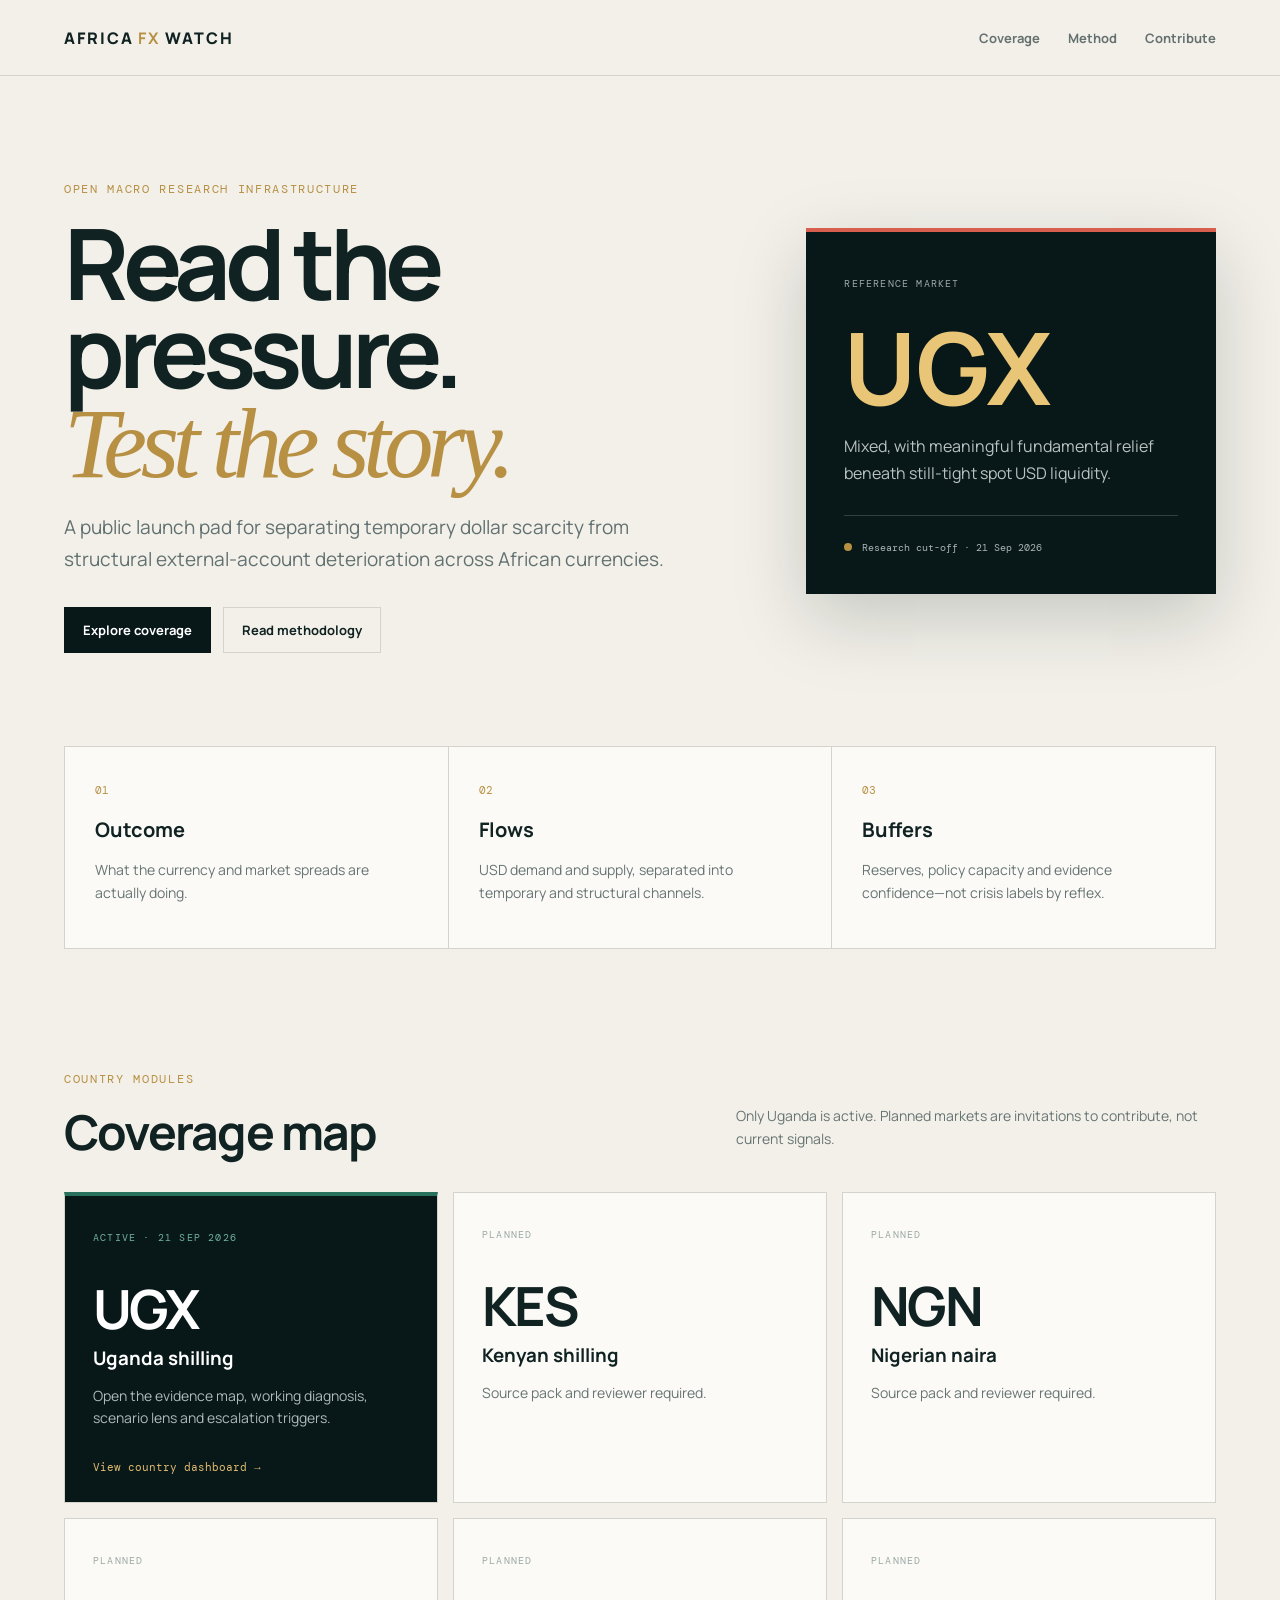
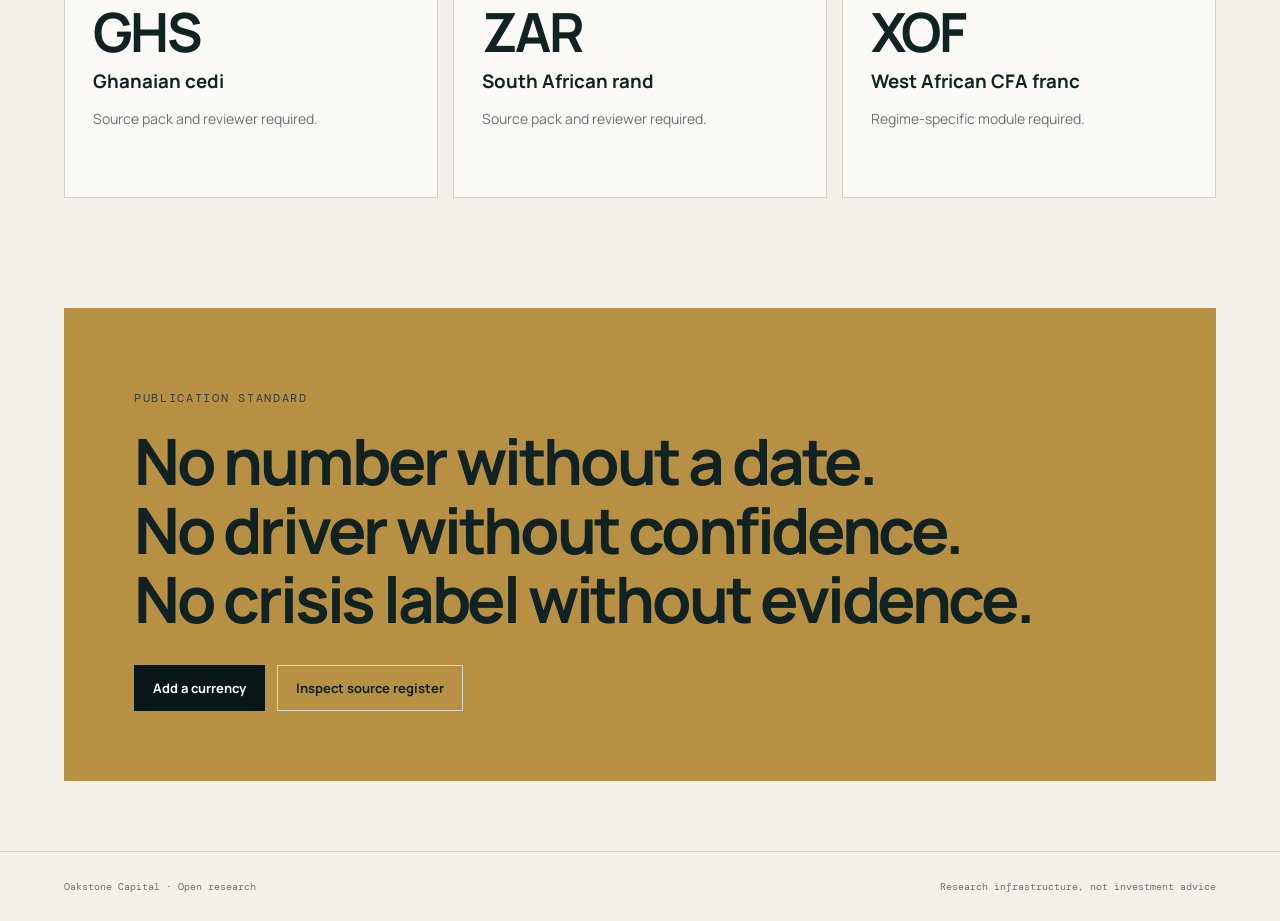
<file: fx/index.html>
<!doctype html>
<html lang="en">
<head>
  <meta charset="utf-8"><meta name="viewport" content="width=device-width,initial-scale=1">
  <meta name="description" content="Open, evidence-led monitoring of FX pressure across African currencies.">
  <title>Africa FX Pressure Watch</title>
  <link rel="preconnect" href="https://fonts.googleapis.com"><link rel="preconnect" href="https://fonts.gstatic.com" crossorigin>
  <link href="https://fonts.googleapis.com/css2?family=DM+Mono:wght@400;500&family=Manrope:wght@400;600;700;800&display=swap" rel="stylesheet">
  <link rel="stylesheet" href="assets/site.css">
</head>
<body>
  <header><a class="brand" href="#">AFRICA <b>FX</b> WATCH</a><nav><a href="#coverage">Coverage</a><a href="docs/METHODOLOGY.md">Method</a><a href="CONTRIBUTING.md">Contribute</a></nav></header>
  <main>
    <section class="hero"><div><p class="kicker">OPEN MACRO RESEARCH INFRASTRUCTURE</p><h1>Read the pressure.<br><em>Test the story.</em></h1><p class="lede">A public launch pad for separating temporary dollar scarcity from structural external-account deterioration across African currencies.</p><div class="actions"><a class="primary" href="#coverage">Explore coverage</a><a href="docs/METHODOLOGY.md">Read methodology</a></div></div><div class="map-card"><span>REFERENCE MARKET</span><strong>UGX</strong><p>Mixed, with meaningful fundamental relief beneath still-tight spot USD liquidity.</p><div><i></i><small>Research cut-off · 21 Sep 2026</small></div></div></section>
    <section class="principles"><article><b>01</b><h2>Outcome</h2><p>What the currency and market spreads are actually doing.</p></article><article><b>02</b><h2>Flows</h2><p>USD demand and supply, separated into temporary and structural channels.</p></article><article><b>03</b><h2>Buffers</h2><p>Reserves, policy capacity and evidence confidence—not crisis labels by reflex.</p></article></section>
    <section id="coverage" class="coverage"><div class="section-head"><div><p class="kicker">COUNTRY MODULES</p><h2>Coverage map</h2></div><p>Only Uganda is active. Planned markets are invitations to contribute, not current signals.</p></div><div class="grid">
      <a class="country active" href="countries/uganda/index.html"><span>ACTIVE · 21 SEP 2026</span><b>UGX</b><h3>Uganda shilling</h3><p>Open the evidence map, working diagnosis, scenario lens and escalation triggers.</p><footer>View country dashboard →</footer></a>
      <div class="country"><span>PLANNED</span><b>KES</b><h3>Kenyan shilling</h3><p>Source pack and reviewer required.</p></div><div class="country"><span>PLANNED</span><b>NGN</b><h3>Nigerian naira</h3><p>Source pack and reviewer required.</p></div><div class="country"><span>PLANNED</span><b>GHS</b><h3>Ghanaian cedi</h3><p>Source pack and reviewer required.</p></div><div class="country"><span>PLANNED</span><b>ZAR</b><h3>South African rand</h3><p>Source pack and reviewer required.</p></div><div class="country"><span>PLANNED</span><b>XOF</b><h3>West African CFA franc</h3><p>Regime-specific module required.</p></div>
    </div></section>
    <section class="standard"><p class="kicker">PUBLICATION STANDARD</p><h2>No number without a date.<br>No driver without confidence.<br>No crisis label without evidence.</h2><div class="actions"><a class="primary" href="CONTRIBUTING.md">Add a currency</a><a href="sources/source-register.csv">Inspect source register</a></div></section>
  </main><footer class="page-footer"><span>Oakstone Capital · Open research</span><span>Research infrastructure, not investment advice</span></footer>
</body></html>
</file>
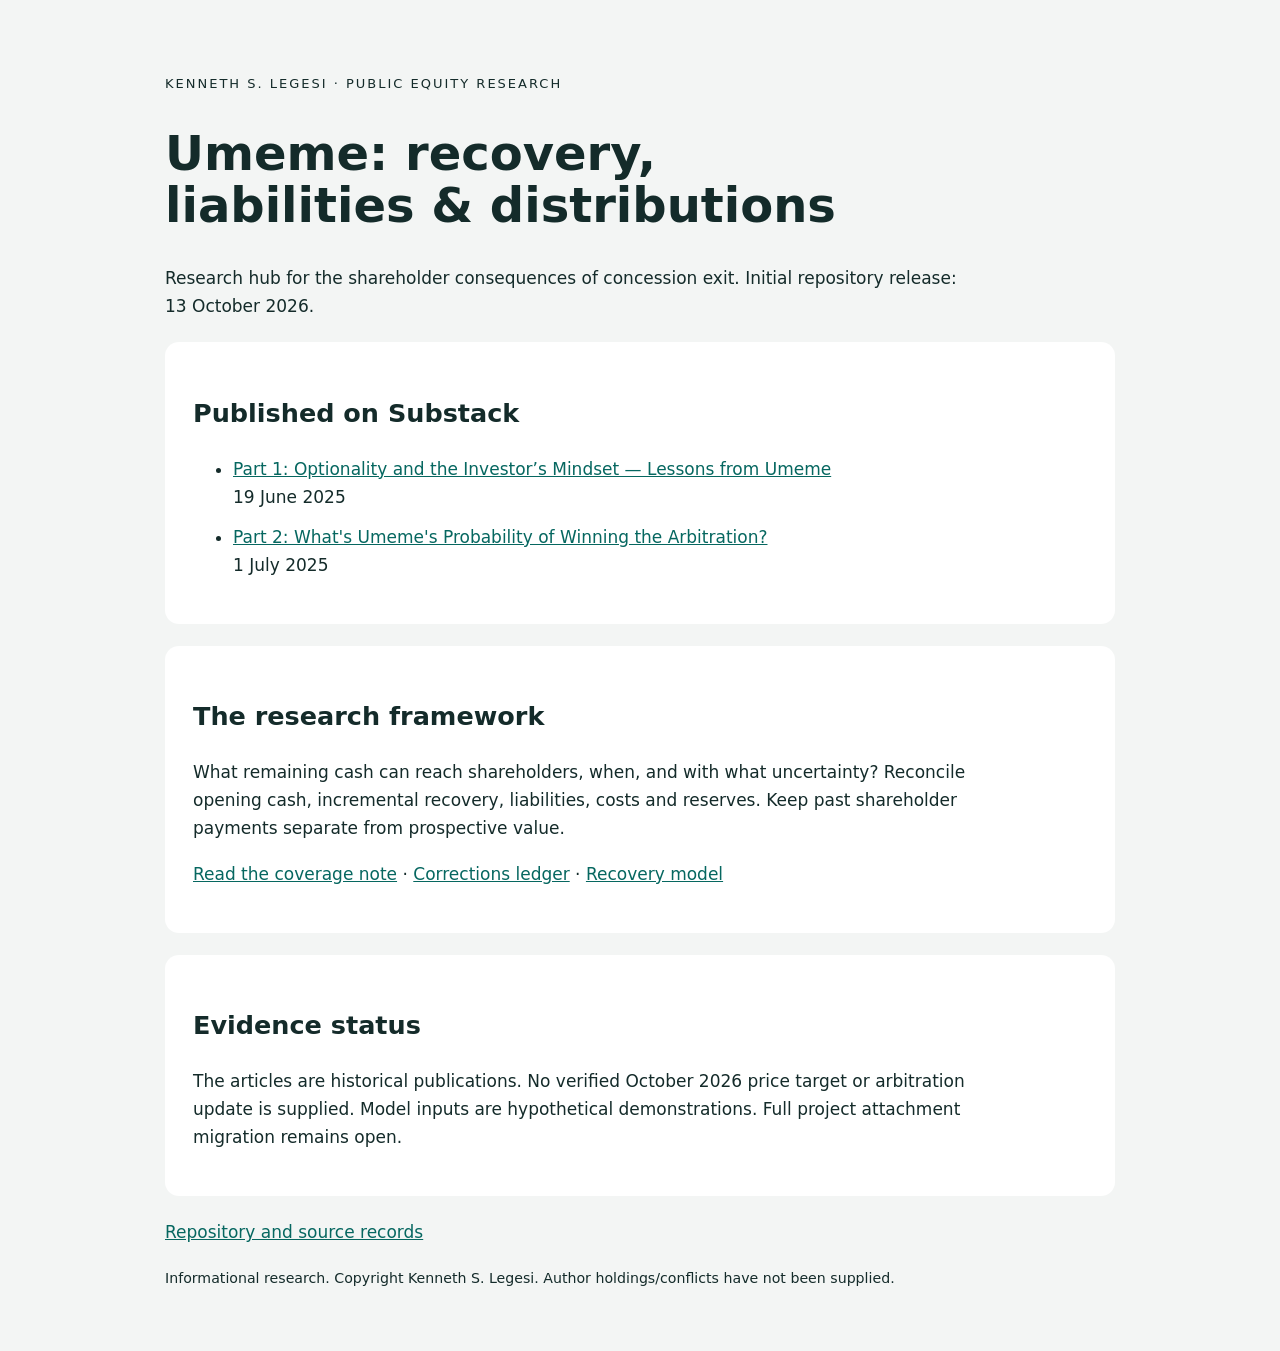
<file: coverage/umeme/docs/index.html>
<!doctype html><html lang="en"><meta charset="utf-8"><meta name="viewport" content="width=device-width,initial-scale=1"><title>Umeme | Research by Kenneth Legesi</title><style>body{font:17px/1.65 system-ui;margin:0;background:#f3f5f4;color:#142b2a}main{max-width:950px;margin:auto;padding:60px 24px}h1{font-size:48px;line-height:1.1}a{color:#066760}section{background:white;padding:28px;border-radius:14px;margin:22px 0}.tag{font-size:13px;text-transform:uppercase;letter-spacing:2px}p{max-width:75ch}li{margin:12px 0}</style><main><p class="tag">Kenneth S. Legesi · Public equity research</p><h1>Umeme: recovery,<br>liabilities & distributions</h1><p>Research hub for the shareholder consequences of concession exit. Initial repository release: 13 October 2026.</p><section><h2>Published on Substack</h2><ul><li><a href="https://legesi.substack.com/p/optionality-and-the-investors-mindset">Part 1: Optionality and the Investor’s Mindset — Lessons from Umeme</a><br>19 June 2025</li><li><a href="https://legesi.substack.com/p/optionality-and-the-investors-mindset-7f5">Part 2: What's Umeme's Probability of Winning the Arbitration?</a><br>1 July 2025</li></ul></section><section><h2>The research framework</h2><p>What remaining cash can reach shareholders, when, and with what uncertainty? Reconcile opening cash, incremental recovery, liabilities, costs and reserves. Keep past shareholder payments separate from prospective value.</p><p><a href="https://github.com/Superstar1910/umeme-stock-coverage/blob/main/research/coverage.md">Read the coverage note</a> · <a href="https://github.com/Superstar1910/umeme-stock-coverage/blob/main/research/corrections.md">Corrections ledger</a> · <a href="https://github.com/Superstar1910/umeme-stock-coverage/tree/main/models">Recovery model</a></p></section><section><h2>Evidence status</h2><p>The articles are historical publications. No verified October 2026 price target or arbitration update is supplied. Model inputs are hypothetical demonstrations. Full project attachment migration remains open.</p></section><p><a href="https://github.com/Superstar1910/umeme-stock-coverage">Repository and source records</a></p><small>Informational research. Copyright Kenneth S. Legesi. Author holdings/conflicts have not been supplied.</small></main></html>
</file>
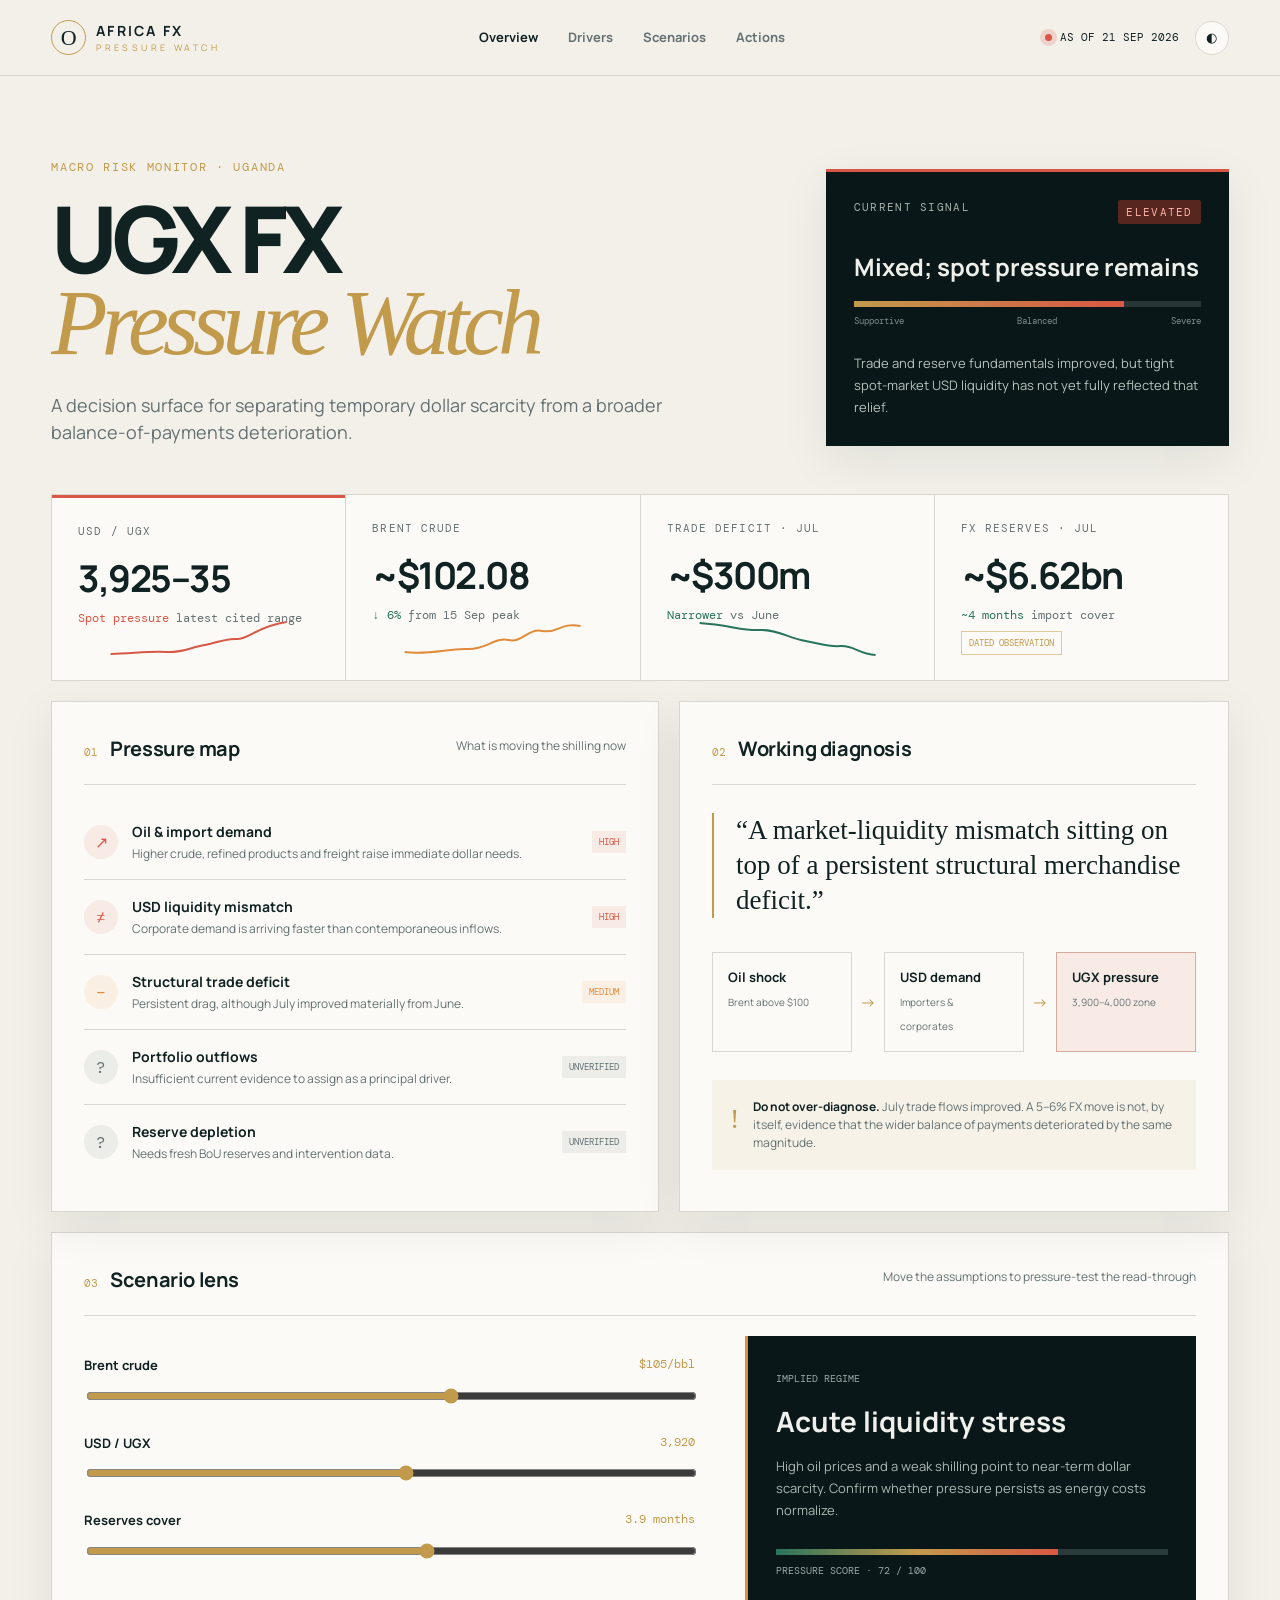
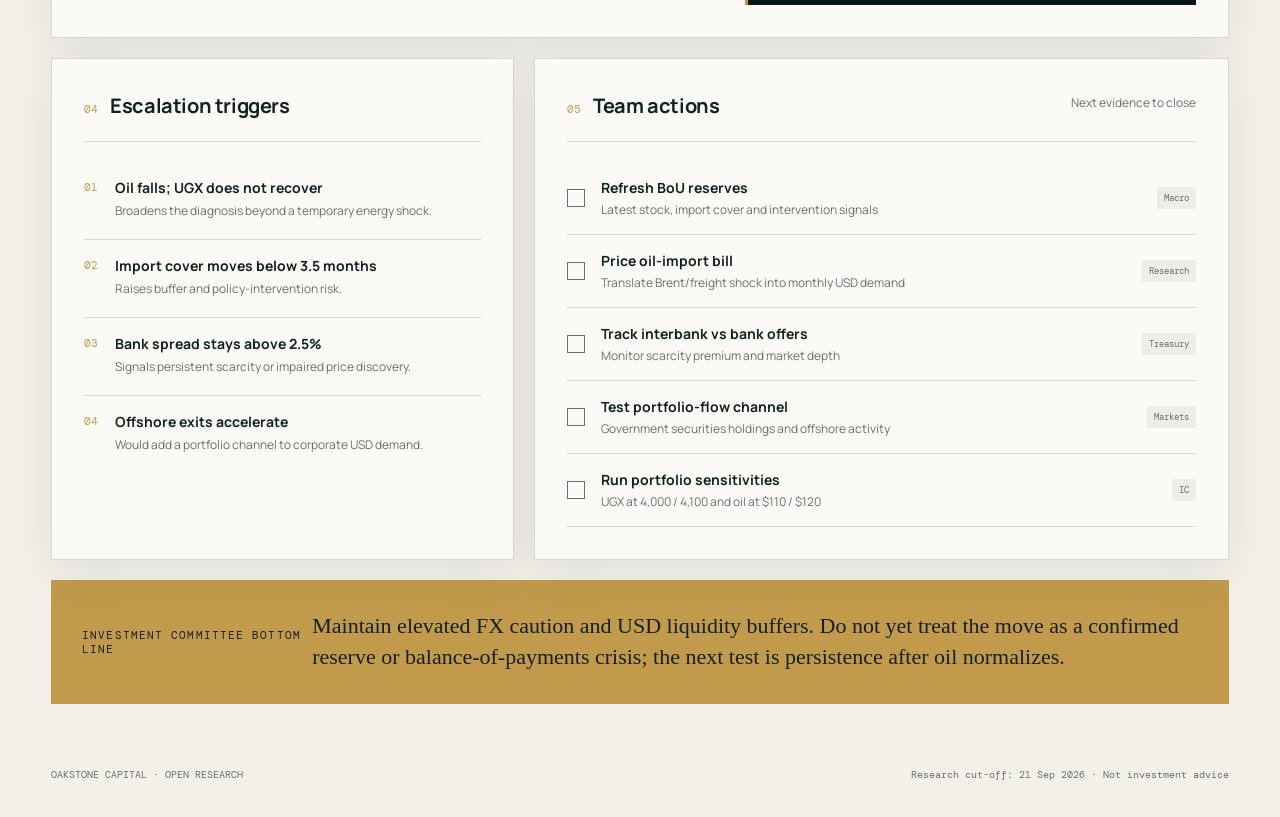
<file: fx/countries/uganda/index.html>
<!doctype html>
<html lang="en">
<head>
  <meta charset="utf-8" />
  <meta name="viewport" content="width=device-width, initial-scale=1" />
  <meta name="description" content="Open evidence-led dashboard for monitoring UGX foreign-exchange pressure." />
  <title>UGX FX Pressure Watch · Africa FX Watch</title>
  <link rel="icon" type="image/svg+xml" href="data:image/svg+xml,%3Csvg xmlns='http://www.w3.org/2000/svg' viewBox='0 0 64 64'%3E%3Crect width='64' height='64' rx='14' fill='%23091718'/%3E%3Cpath d='M15 39l11-12 9 7 14-17' fill='none' stroke='%23D8B56C' stroke-width='5' stroke-linecap='round' stroke-linejoin='round'/%3E%3Ccircle cx='49' cy='17' r='4' fill='%23F06C57'/%3E%3C/svg%3E" />
  <link rel="preconnect" href="https://fonts.googleapis.com">
  <link rel="preconnect" href="https://fonts.gstatic.com" crossorigin>
  <link href="https://fonts.googleapis.com/css2?family=DM+Mono:wght@400;500&family=Manrope:wght@400;500;600;700;800&display=swap" rel="stylesheet">
  <link rel="stylesheet" href="styles.css" />
</head>
<body>
  <header class="topbar">
    <a class="brand" href="../../index.html" aria-label="Africa FX Pressure Watch home">
      <span class="brand-mark">O</span>
      <span><strong>AFRICA FX</strong><small>PRESSURE WATCH</small></span>
    </a>
    <nav aria-label="Dashboard sections">
      <a class="active" href="#overview">Overview</a>
      <a href="#drivers">Drivers</a>
      <a href="#scenarios">Scenarios</a>
      <a href="#actions">Actions</a>
    </nav>
    <div class="asof"><span class="pulse"></span> AS OF 21 SEP 2026 <button id="themeToggle" aria-label="Toggle colour theme">◐</button></div>
  </header>

  <main id="top">
    <section class="hero" id="overview">
      <div>
        <p class="eyebrow">MACRO RISK MONITOR · UGANDA</p>
        <h1>UGX FX<br><em>Pressure Watch</em></h1>
        <p class="lede">A decision surface for separating temporary dollar scarcity from a broader balance-of-payments deterioration.</p>
      </div>
      <div class="signal-panel">
        <div class="signal-head"><span>CURRENT SIGNAL</span><span class="badge alert">ELEVATED</span></div>
        <div class="signal-value">Mixed; spot pressure remains</div>
        <div class="signal-track"><i style="width:78%"></i></div>
        <div class="signal-scale"><span>Supportive</span><span>Balanced</span><span>Severe</span></div>
        <p>Trade and reserve fundamentals improved, but tight spot-market USD liquidity has not yet fully reflected that relief.</p>
      </div>
    </section>

    <section class="metric-grid" aria-label="Key market indicators">
      <article class="metric primary">
        <div class="metric-label">USD / UGX</div>
        <div class="metric-value">3,925–35</div>
        <div class="metric-change bad">Spot pressure <span>latest cited range</span></div>
        <svg class="spark" viewBox="0 0 180 42" role="img" aria-label="USD UGX rising sharply"><path d="M2 36 C28 35 42 33 58 34 S83 29 96 27 S117 20 128 21 S149 8 178 4"/></svg>
      </article>
      <article class="metric">
        <div class="metric-label">BRENT CRUDE</div>
        <div class="metric-value">~$102.08</div>
        <div class="metric-change good">↓ 6% <span>from 15 Sep peak</span></div>
        <svg class="spark orange" viewBox="0 0 180 42" role="img" aria-label="Brent crude rising"><path d="M2 34 C28 37 47 30 65 31 S92 19 106 22 S125 10 140 13 S158 4 178 8"/></svg>
      </article>
      <article class="metric">
        <div class="metric-label">TRADE DEFICIT · JUL</div>
        <div class="metric-value">~$300m</div>
        <div class="metric-change good">Narrower <span>vs June</span></div>
        <svg class="spark green" viewBox="0 0 180 42" role="img" aria-label="Trade deficit improving"><path d="M2 5 C32 7 45 13 62 12 S91 20 108 23 S130 29 143 28 S161 36 178 37"/></svg>
      </article>
      <article class="metric">
        <div class="metric-label">FX RESERVES · JUL</div>
        <div class="metric-value">~$6.62bn</div>
        <div class="metric-change good">~4 months <span>import cover</span></div>
        <div class="stale">DATED OBSERVATION</div>
      </article>
    </section>

    <section class="split" id="drivers">
      <article class="card driver-card">
        <div class="section-title"><div><span>01</span><h2>Pressure map</h2></div><p>What is moving the shilling now</p></div>
        <div class="driver-list">
          <div class="driver-row"><div><span class="driver-icon red">↗</span><div><strong>Oil & import demand</strong><small>Higher crude, refined products and freight raise immediate dollar needs.</small></div></div><b class="high">HIGH</b></div>
          <div class="driver-row"><div><span class="driver-icon red">≠</span><div><strong>USD liquidity mismatch</strong><small>Corporate demand is arriving faster than contemporaneous inflows.</small></div></div><b class="high">HIGH</b></div>
          <div class="driver-row"><div><span class="driver-icon amber">−</span><div><strong>Structural trade deficit</strong><small>Persistent drag, although July improved materially from June.</small></div></div><b class="medium">MEDIUM</b></div>
          <div class="driver-row"><div><span class="driver-icon grey">?</span><div><strong>Portfolio outflows</strong><small>Insufficient current evidence to assign as a principal driver.</small></div></div><b class="unknown">UNVERIFIED</b></div>
          <div class="driver-row"><div><span class="driver-icon grey">?</span><div><strong>Reserve depletion</strong><small>Needs fresh BoU reserves and intervention data.</small></div></div><b class="unknown">UNVERIFIED</b></div>
        </div>
      </article>

      <article class="card diagnosis">
        <div class="section-title"><div><span>02</span><h2>Working diagnosis</h2></div></div>
        <blockquote>“A market-liquidity mismatch sitting on top of a persistent structural merchandise deficit.”</blockquote>
        <div class="logic-flow">
          <div><b>Oil shock</b><small>Brent above $100</small></div><i>→</i><div><b>USD demand</b><small>Importers & corporates</small></div><i>→</i><div class="outcome"><b>UGX pressure</b><small>3,900–4,000 zone</small></div>
        </div>
        <div class="evidence-note"><span>!</span><p><strong>Do not over-diagnose.</strong> July trade flows improved. A 5–6% FX move is not, by itself, evidence that the wider balance of payments deteriorated by the same magnitude.</p></div>
      </article>
    </section>

    <section class="card scenario-card" id="scenarios">
      <div class="section-title"><div><span>03</span><h2>Scenario lens</h2></div><p>Move the assumptions to pressure-test the read-through</p></div>
      <div class="scenario-workbench">
        <div class="sliders">
          <label>Brent crude <output id="oilOut">$105/bbl</output><input id="oil" type="range" min="75" max="125" value="105" step="1"></label>
          <label>USD / UGX <output id="fxOut">3,920</output><input id="fx" type="range" min="3500" max="4300" value="3920" step="10"></label>
          <label>Reserves cover <output id="reservesOut">3.9 months</output><input id="reserves" type="range" min="2.5" max="5" value="3.9" step="0.1"></label>
        </div>
        <div class="scenario-result">
          <span>IMPLIED REGIME</span>
          <strong id="regime">Acute liquidity stress</strong>
          <p id="regimeText">High oil prices and a weak shilling point to near-term dollar scarcity. Confirm whether pressure persists as energy costs normalize.</p>
          <div class="score"><i id="scoreBar" style="width:72%"></i></div>
          <small id="scoreText">PRESSURE SCORE · 72 / 100</small>
        </div>
      </div>
    </section>

    <section class="split lower" id="actions">
      <article class="card triggers">
        <div class="section-title"><div><span>04</span><h2>Escalation triggers</h2></div></div>
        <div class="trigger"><span class="num">01</span><div><strong>Oil falls; UGX does not recover</strong><p>Broadens the diagnosis beyond a temporary energy shock.</p></div></div>
        <div class="trigger"><span class="num">02</span><div><strong>Import cover moves below 3.5 months</strong><p>Raises buffer and policy-intervention risk.</p></div></div>
        <div class="trigger"><span class="num">03</span><div><strong>Bank spread stays above 2.5%</strong><p>Signals persistent scarcity or impaired price discovery.</p></div></div>
        <div class="trigger"><span class="num">04</span><div><strong>Offshore exits accelerate</strong><p>Would add a portfolio channel to corporate USD demand.</p></div></div>
      </article>
      <article class="card actions-card">
        <div class="section-title"><div><span>05</span><h2>Team actions</h2></div><p>Next evidence to close</p></div>
        <label class="check"><input type="checkbox"><span></span><div><strong>Refresh BoU reserves</strong><small>Latest stock, import cover and intervention signals</small></div><b>Macro</b></label>
        <label class="check"><input type="checkbox"><span></span><div><strong>Price oil-import bill</strong><small>Translate Brent/freight shock into monthly USD demand</small></div><b>Research</b></label>
        <label class="check"><input type="checkbox"><span></span><div><strong>Track interbank vs bank offers</strong><small>Monitor scarcity premium and market depth</small></div><b>Treasury</b></label>
        <label class="check"><input type="checkbox"><span></span><div><strong>Test portfolio-flow channel</strong><small>Government securities holdings and offshore activity</small></div><b>Markets</b></label>
        <label class="check"><input type="checkbox"><span></span><div><strong>Run portfolio sensitivities</strong><small>UGX at 4,000 / 4,100 and oil at $110 / $120</small></div><b>IC</b></label>
      </article>
    </section>

    <section class="bottom-line">
      <span>INVESTMENT COMMITTEE BOTTOM LINE</span>
      <p>Maintain elevated FX caution and USD liquidity buffers. Do not yet treat the move as a confirmed reserve or balance-of-payments crisis; the next test is persistence after oil normalizes.</p>
    </section>
  </main>

  <footer><span>OAKSTONE CAPITAL · OPEN RESEARCH</span><span>Research cut-off: 21 Sep 2026 · Not investment advice</span></footer>
  <script src="app.js"></script>
</body>
</html>
</file>
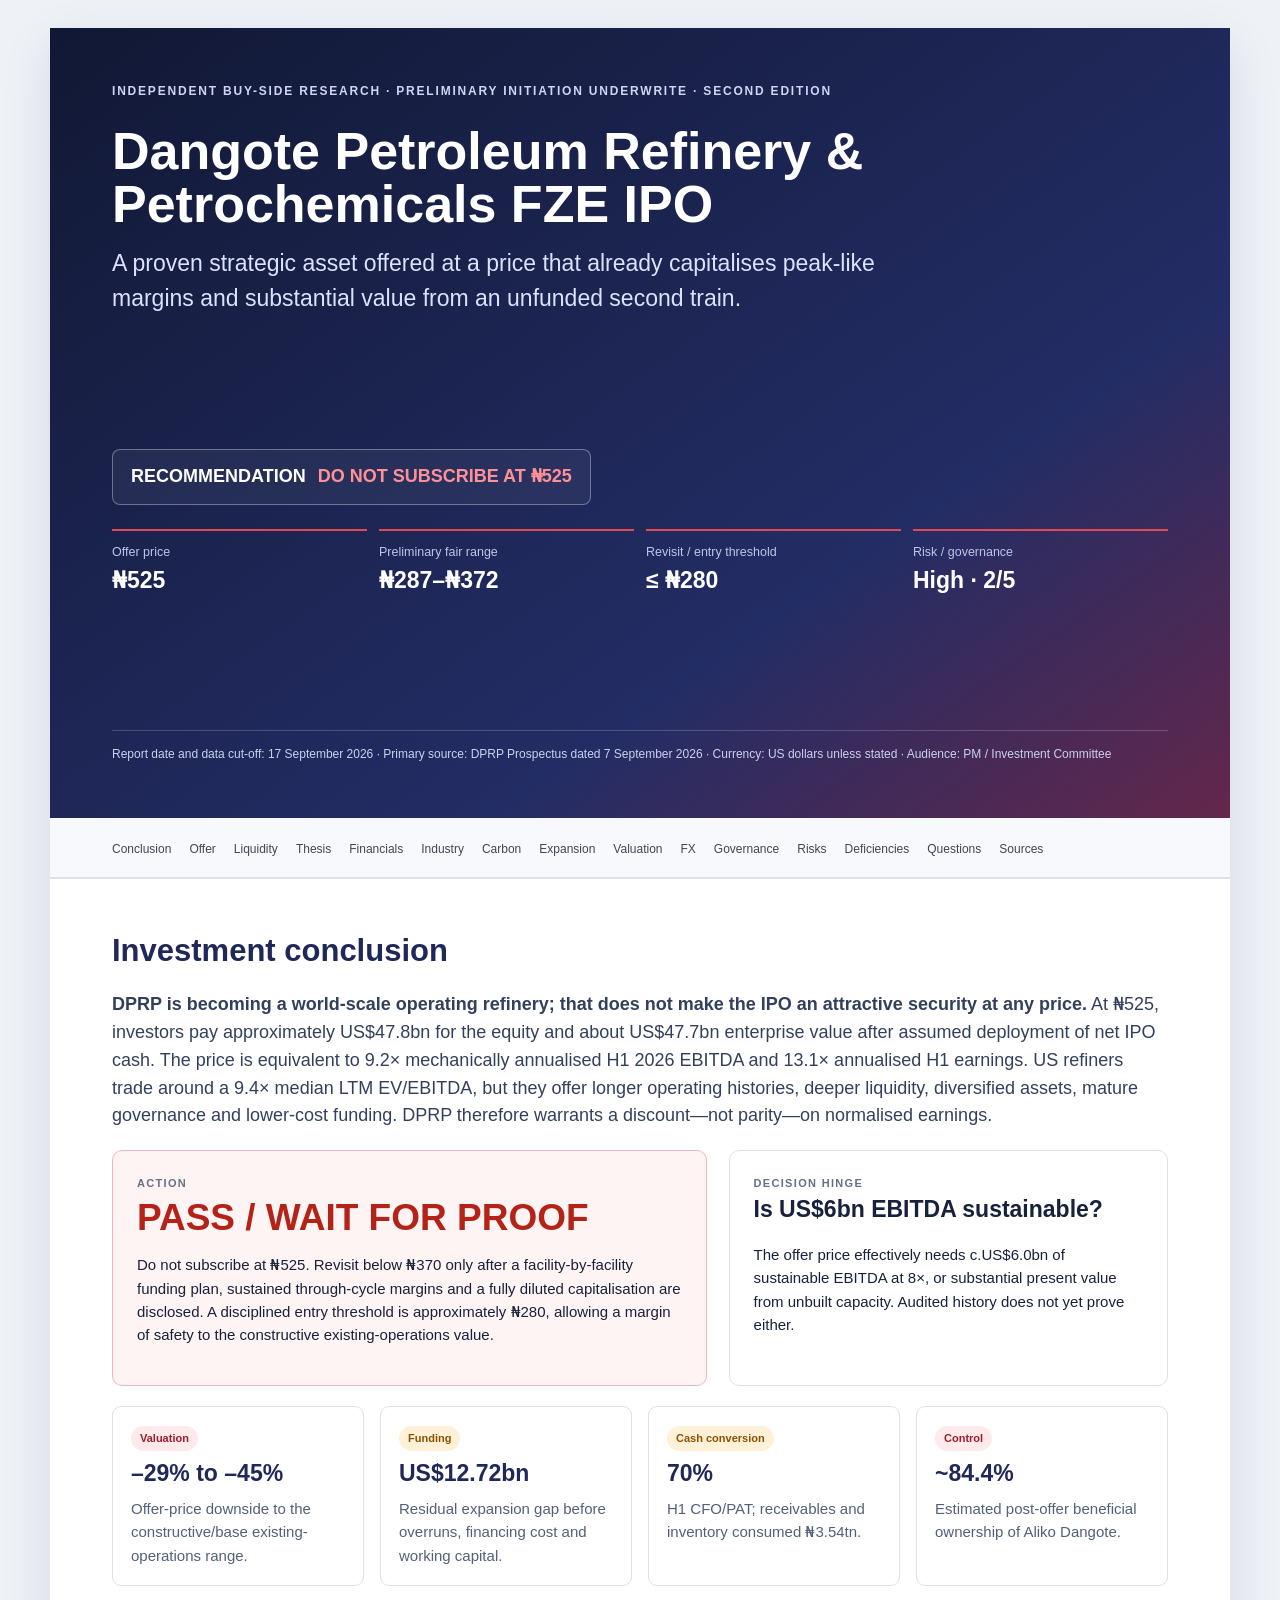
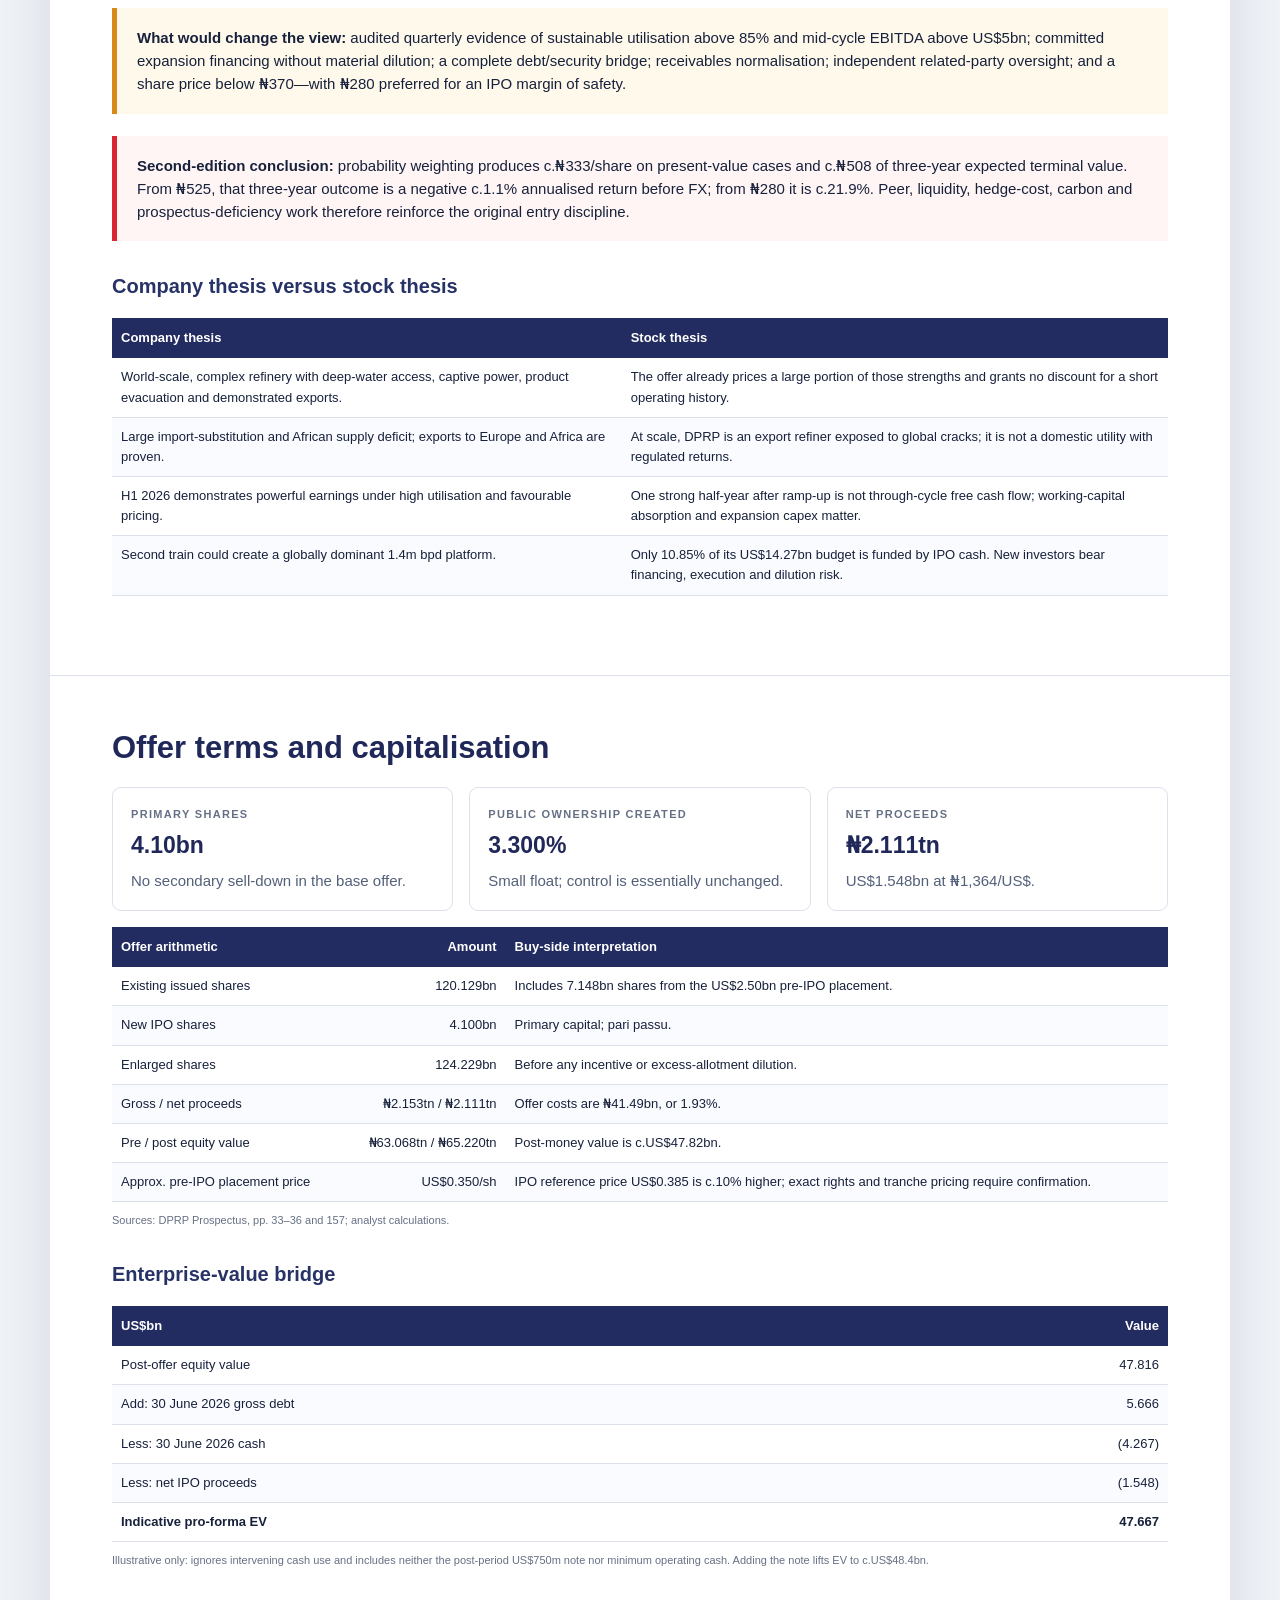
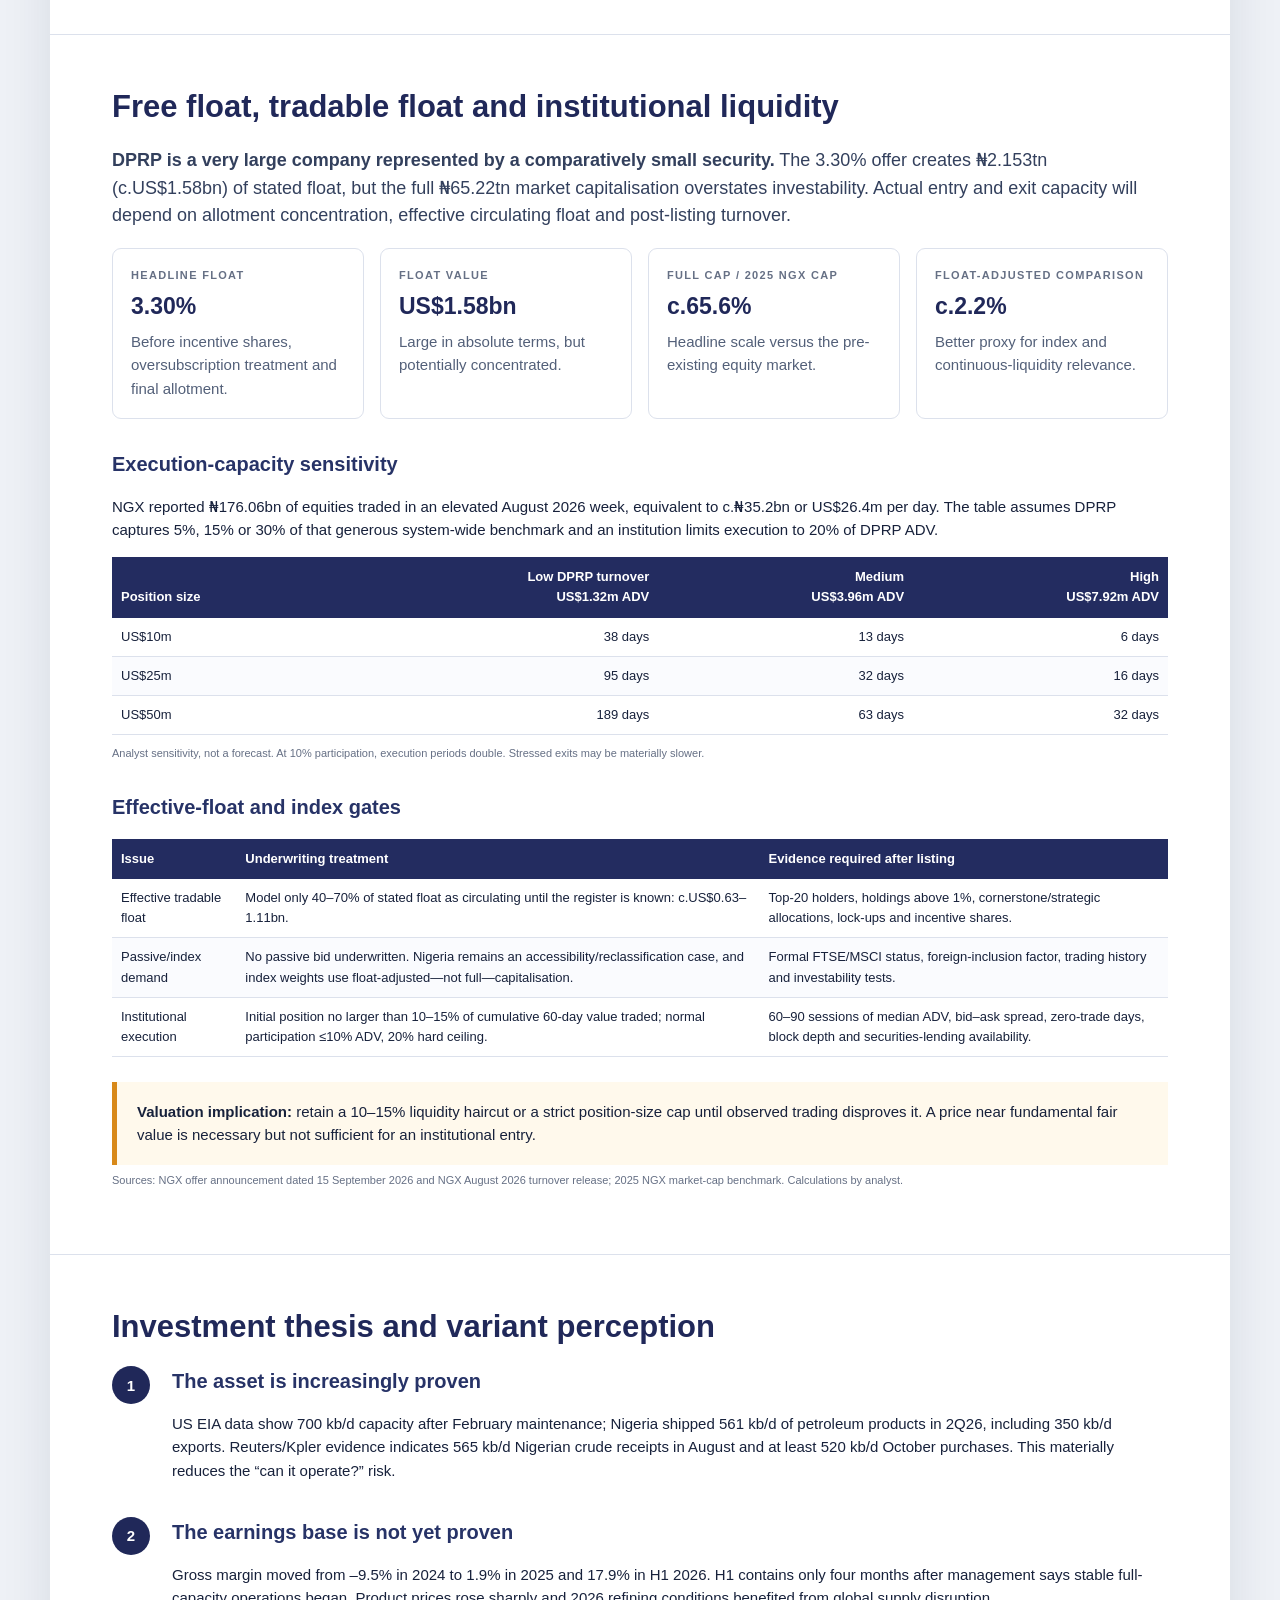
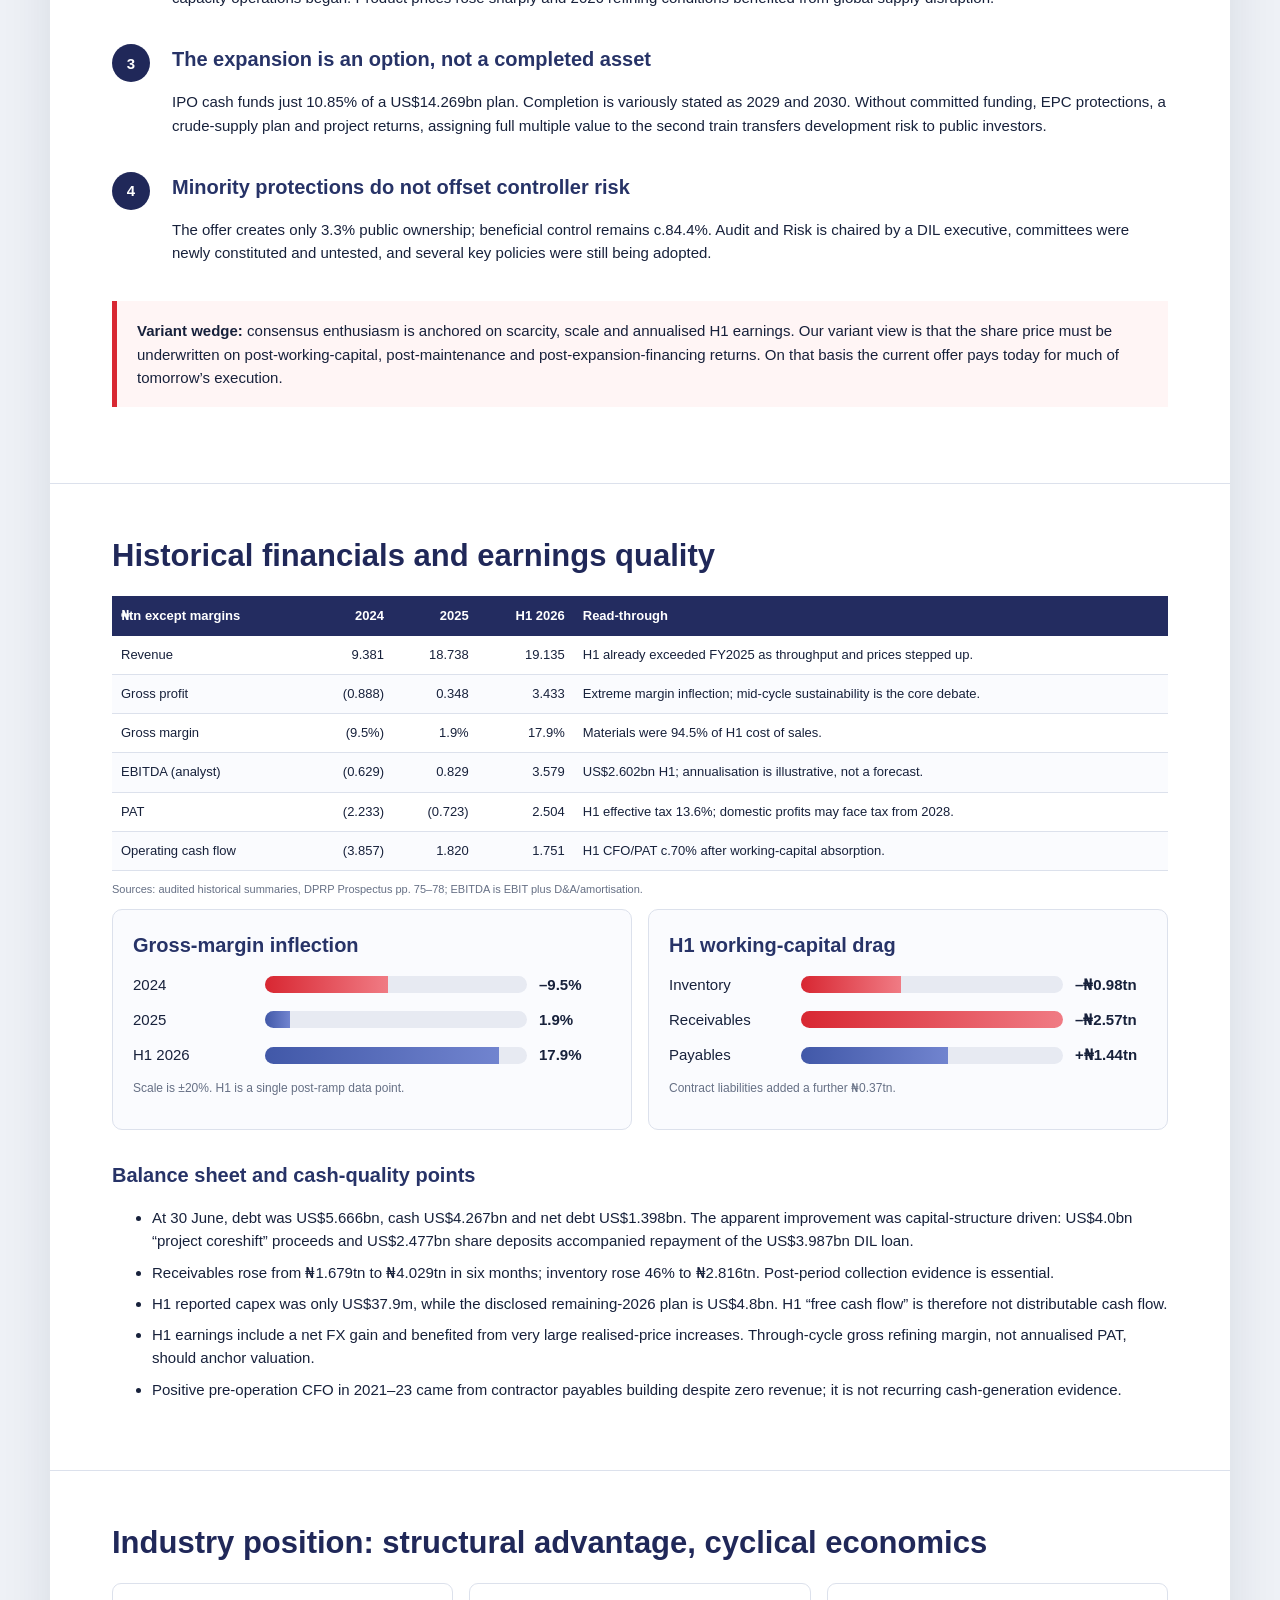
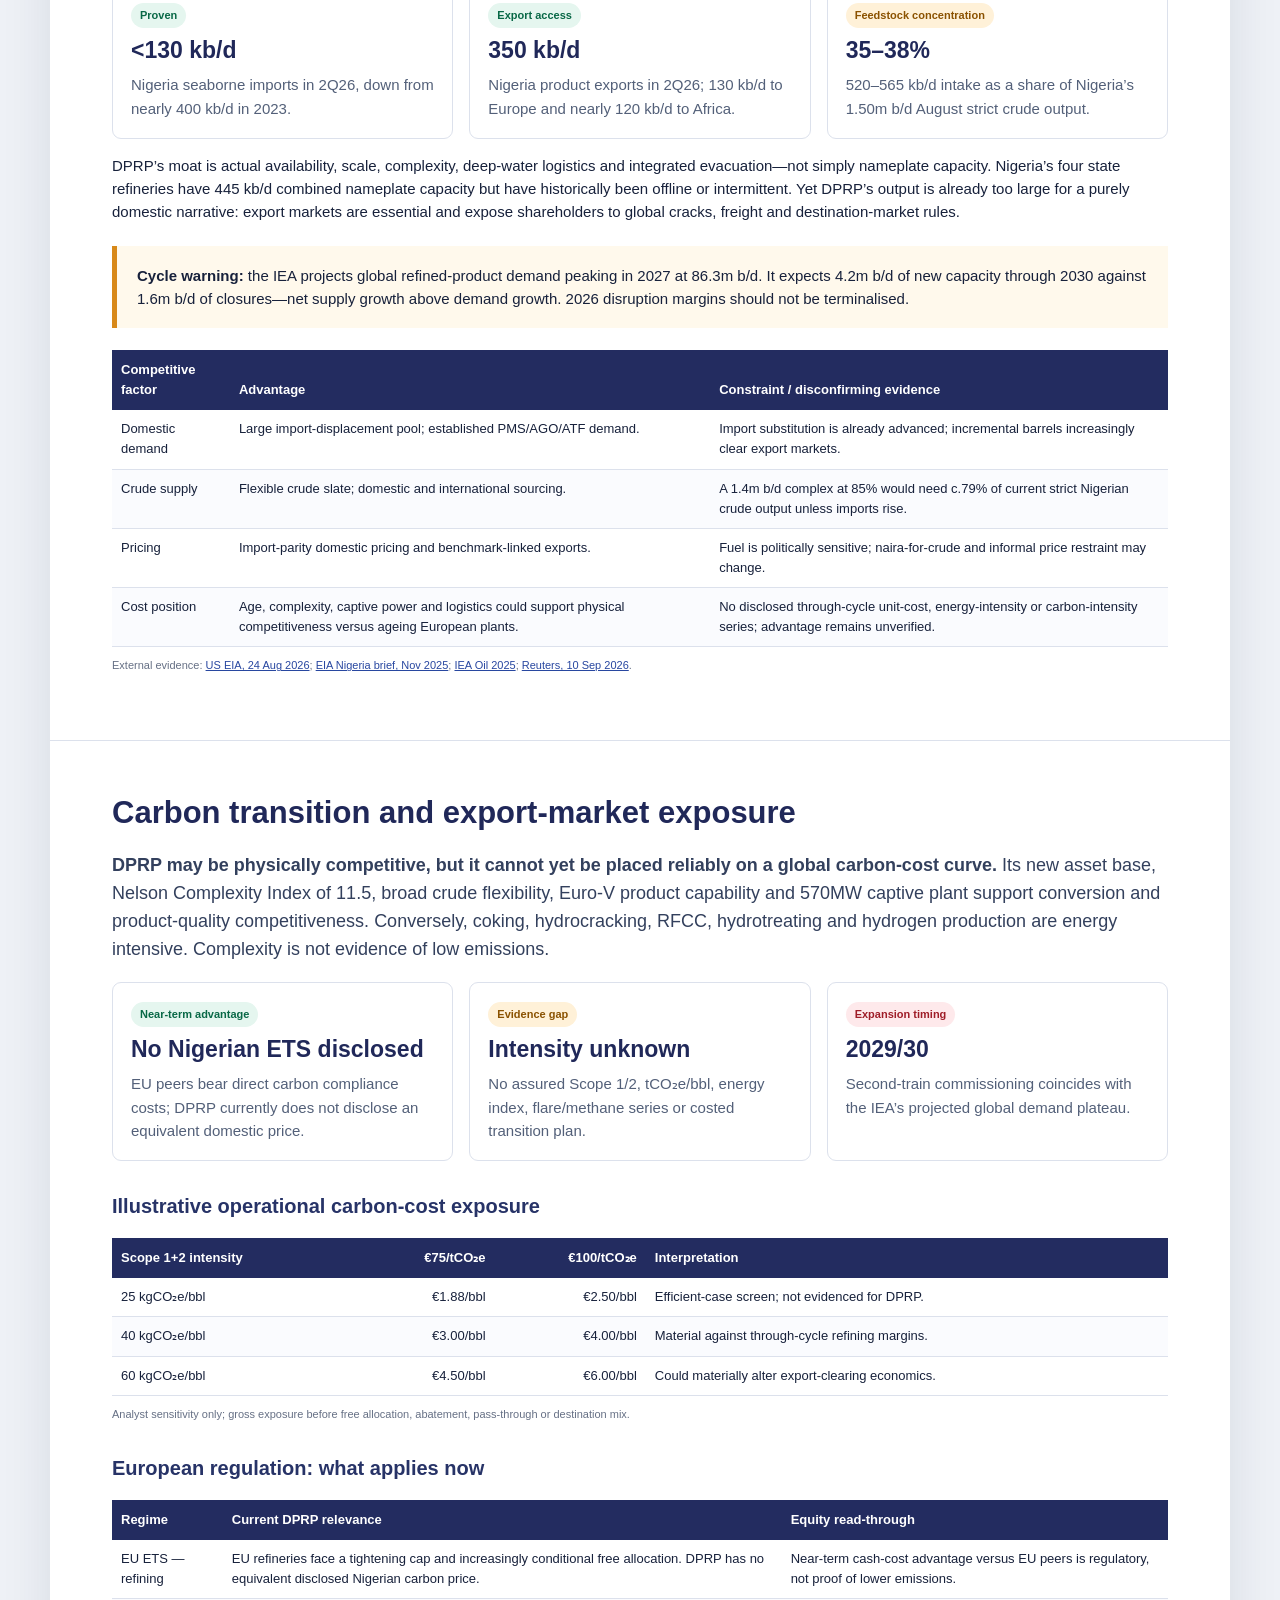
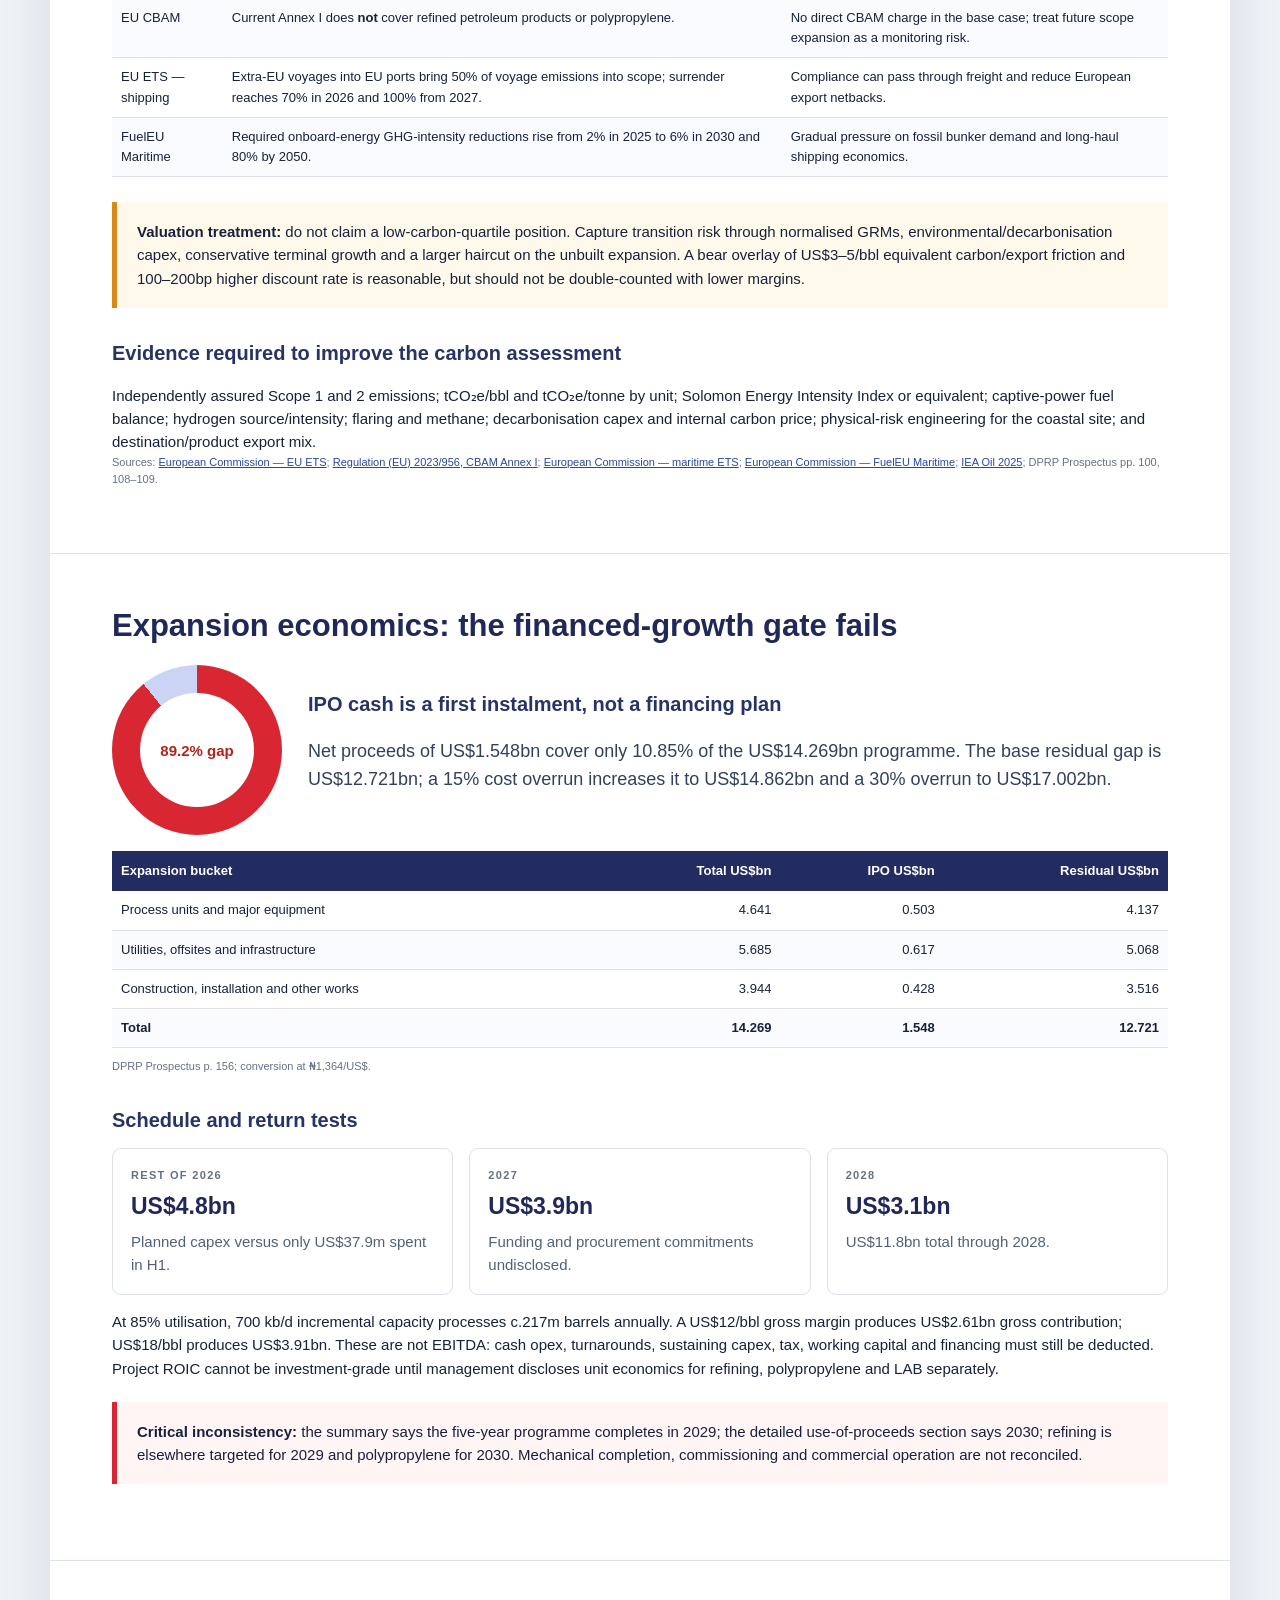
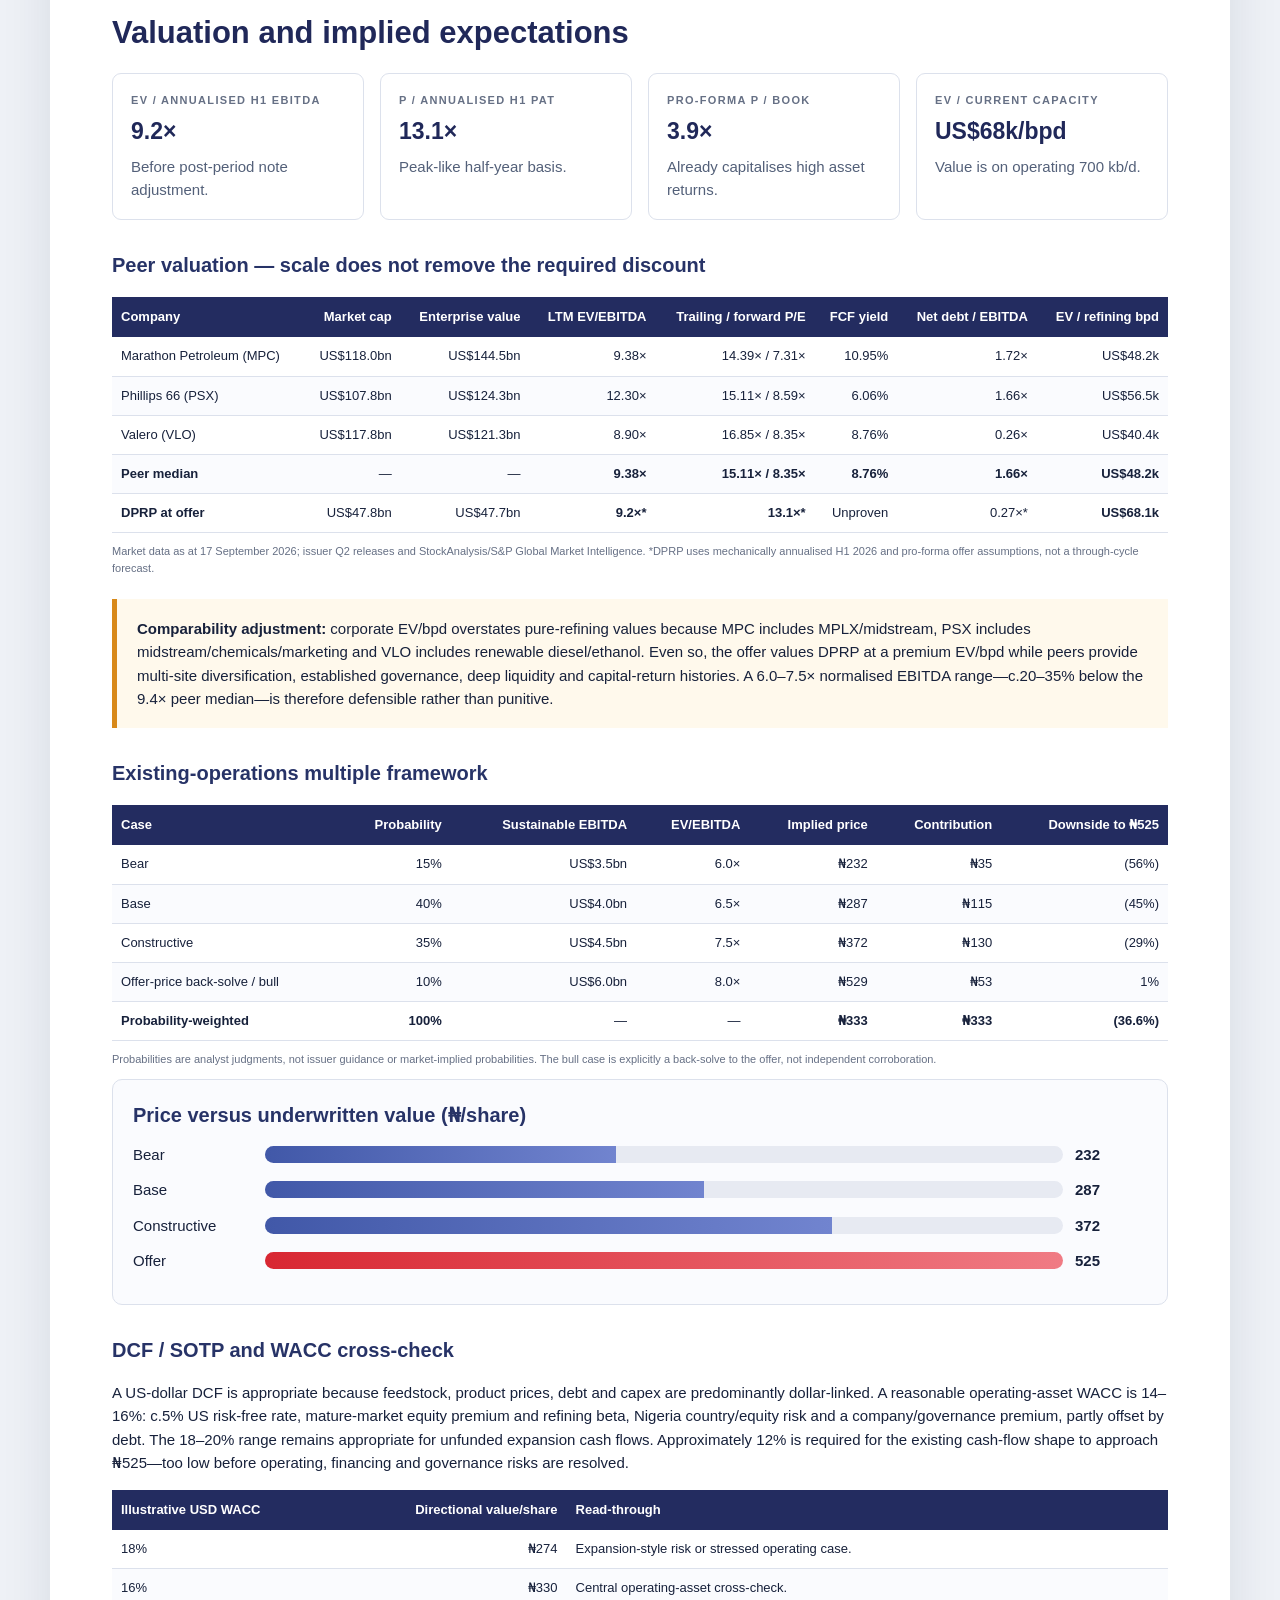
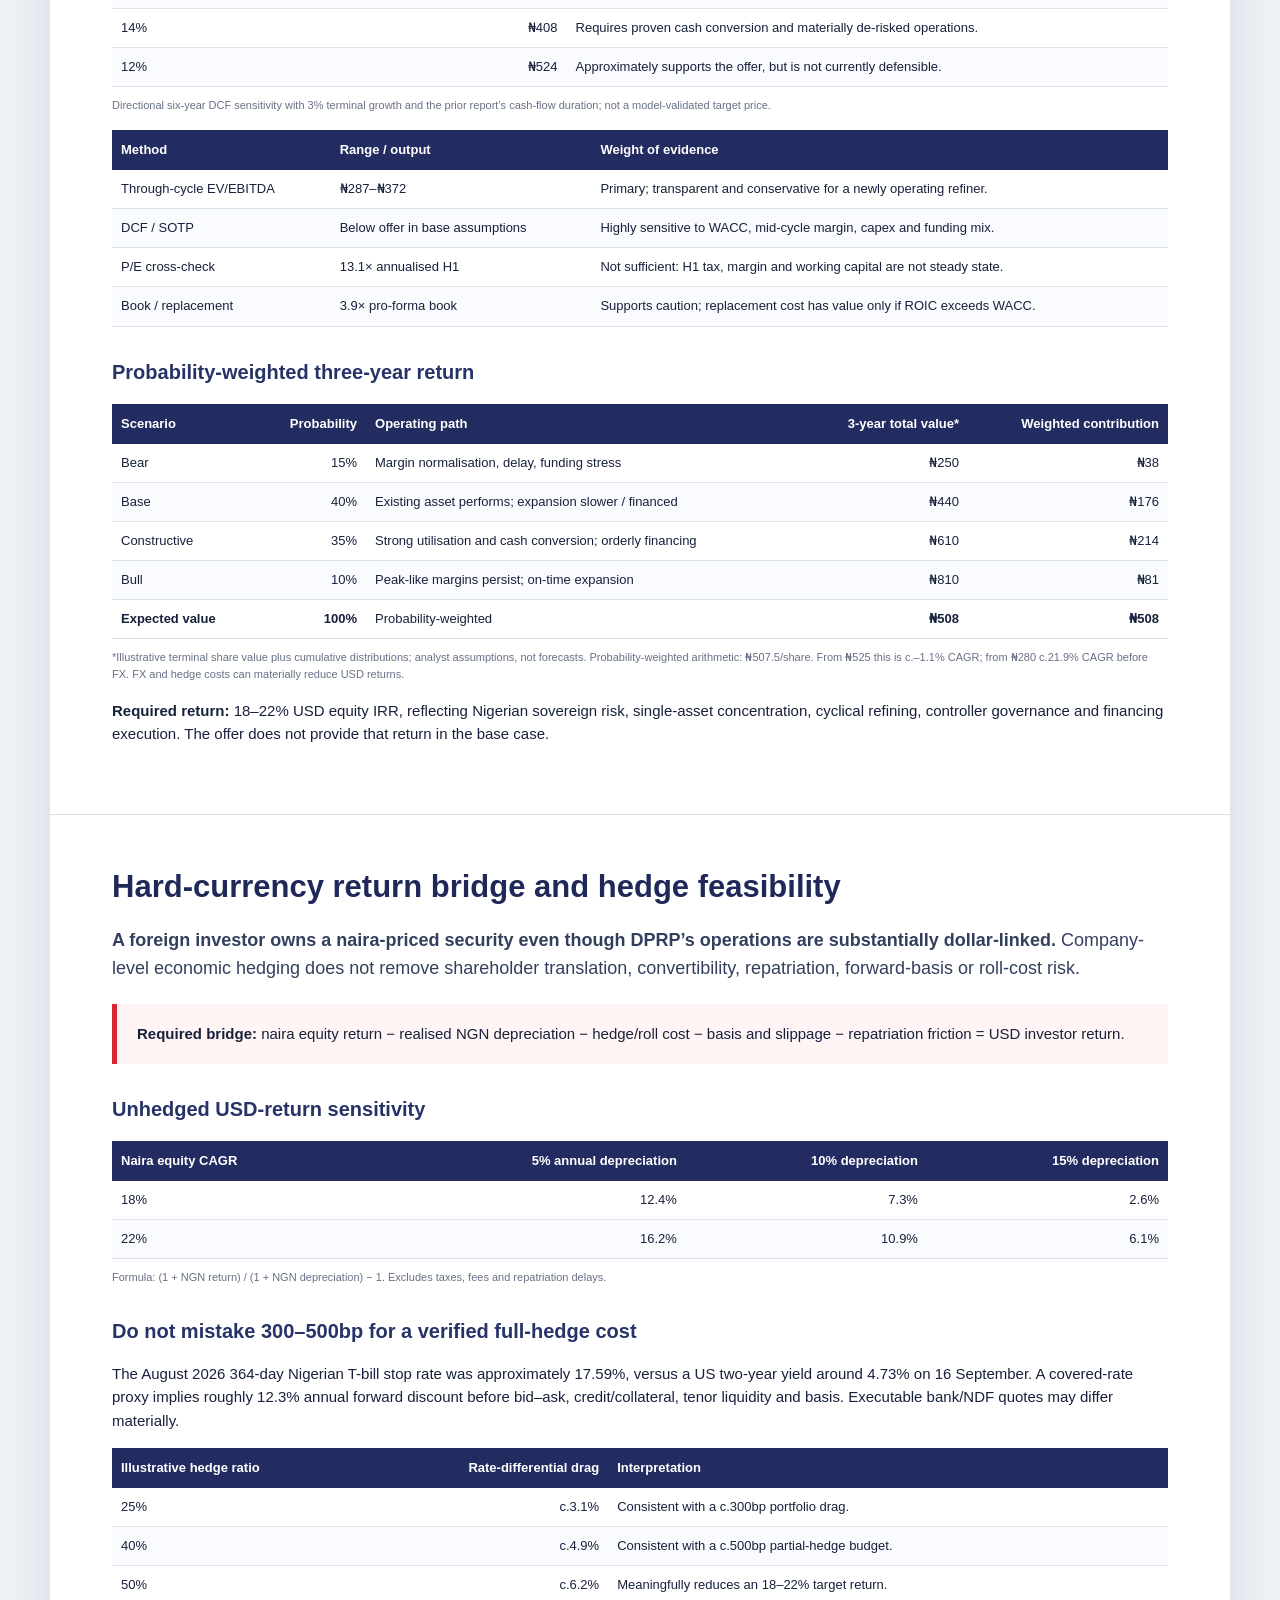
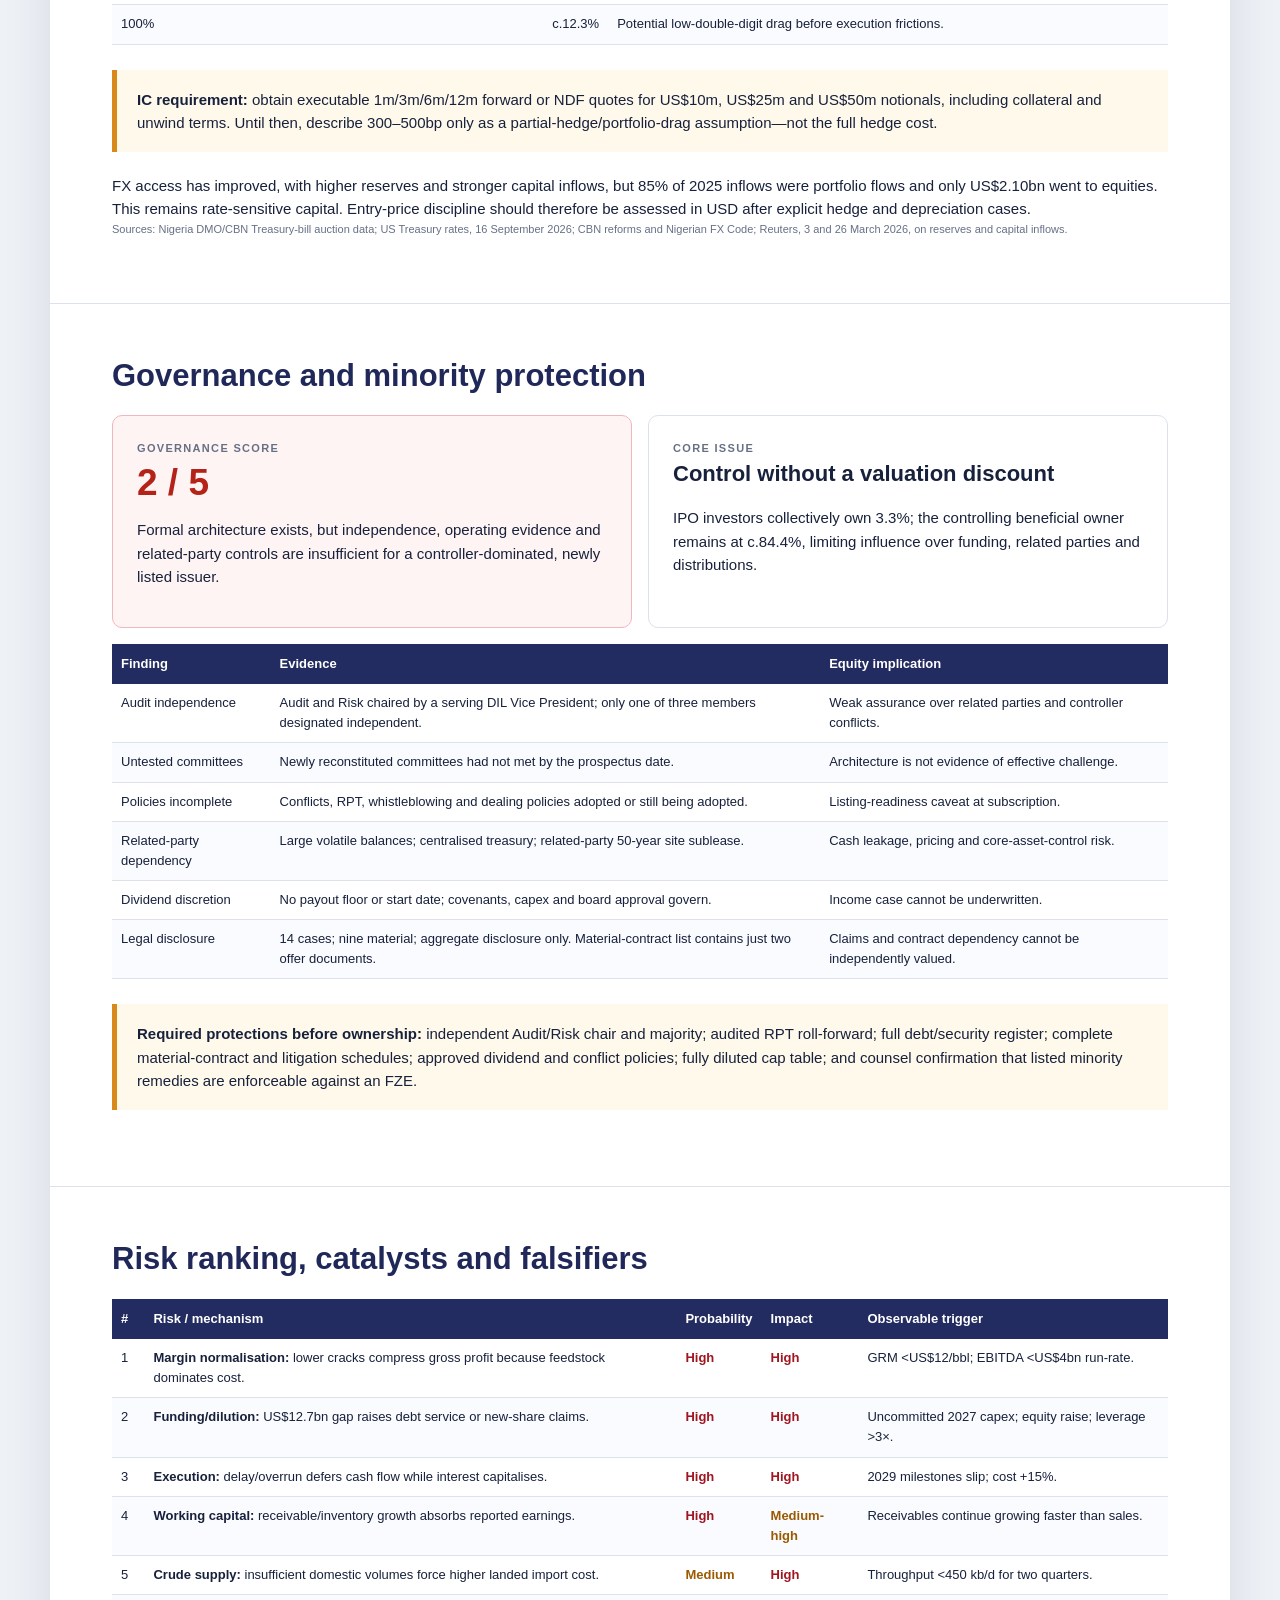
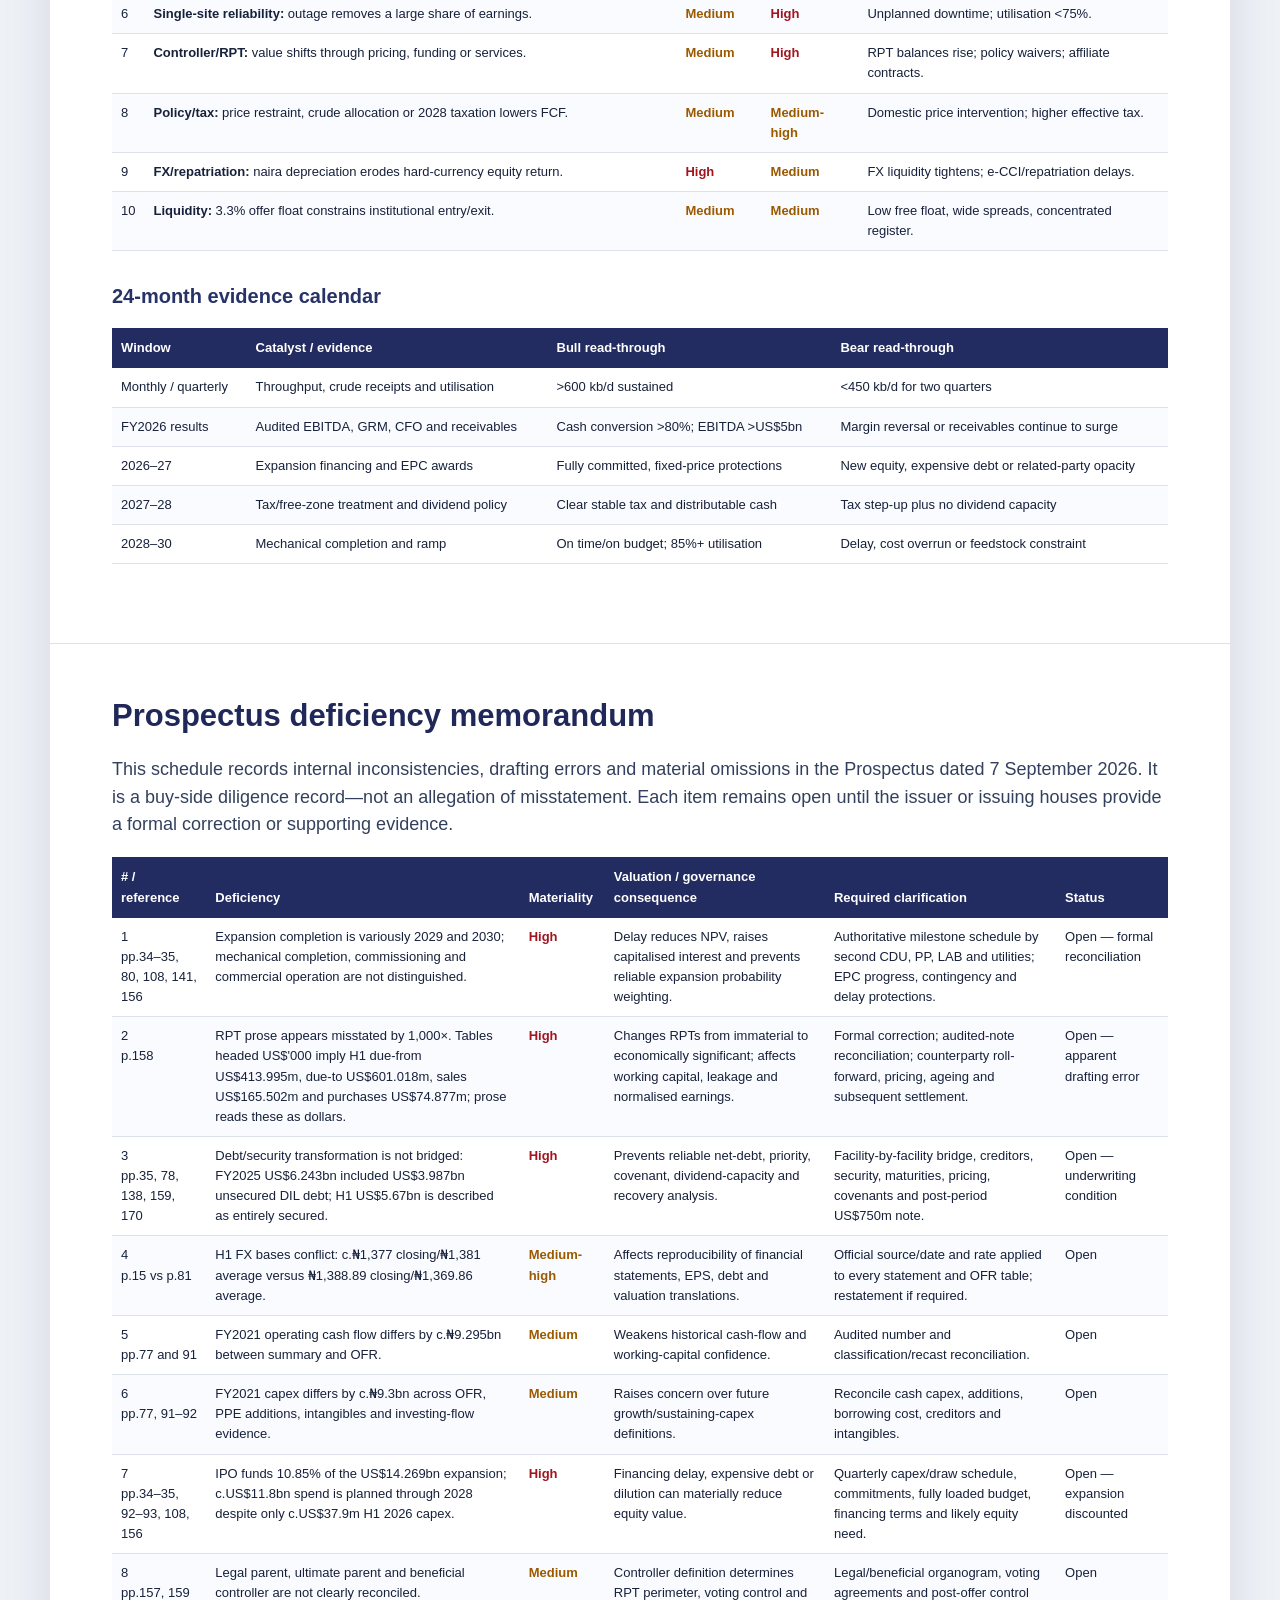
<file: coverage/dangote/research/dangote-refinery-ipo-initial-coverage.html>
<!doctype html>
<html lang="en">
<head>
<meta charset="utf-8">
<meta name="viewport" content="width=device-width,initial-scale=1">
<title>Dangote Petroleum Refinery IPO - Initial Coverage, Second Edition</title>
<style>
:root{--ink:#17213b;--navy:#202859;--red:#d82732;--blue:#4158a8;--pale:#f4f6fb;--line:#dce1ec;--muted:#667085;--green:#087a55;--amber:#a85c00;--paper:#fff;--danger:#b42318}
*{box-sizing:border-box}html{scroll-behavior:smooth}body{margin:0;background:#eef1f6;color:var(--ink);font:15px/1.55 Inter,Arial,sans-serif}a{color:#2847a0}main{width:min(1180px,calc(100% - 32px));margin:28px auto;background:var(--paper);box-shadow:0 16px 48px #16213a1a}.page{padding:54px 62px}.cover{min-height:790px;background:linear-gradient(145deg,#111834,#232d65 68%,#b51f2b 140%);color:#fff;display:flex;flex-direction:column;justify-content:space-between}.eyebrow{font-size:12px;letter-spacing:.15em;text-transform:uppercase;font-weight:700;color:#cfd5f5}.cover h1{font-size:52px;line-height:1.03;max-width:870px;margin:24px 0 14px}.cover .subtitle{font-size:23px;color:#dce1ff;max-width:810px}.rating{display:inline-flex;align-items:center;gap:12px;border:1px solid #ffffff55;background:#ffffff0d;padding:13px 18px;border-radius:8px;font-size:18px;font-weight:800}.rating b{color:#ff9098}.cover-grid{display:grid;grid-template-columns:repeat(4,1fr);gap:12px}.cover-metric{border-top:2px solid #e24953;padding-top:12px}.cover-metric small{display:block;color:#bdc6ec}.cover-metric strong{font-size:23px}.meta{font-size:12px;color:#cbd2ed;border-top:1px solid #ffffff33;padding-top:14px}.toc{background:#f8f9fc;border-bottom:1px solid var(--line);padding:18px 62px;position:sticky;top:0;z-index:2}.toc a{font-size:12px;text-decoration:none;color:#445;white-space:nowrap;margin-right:18px}.section{border-top:1px solid var(--line)}h2{font-size:31px;line-height:1.15;margin:0 0 22px;color:var(--navy)}h3{font-size:20px;margin:30px 0 12px;color:#273367}h4{margin:22px 0 8px}.lead{font-size:18px;line-height:1.55;color:#33405d}.callout{border-left:5px solid var(--red);background:#fff5f5;padding:18px 20px;margin:22px 0}.callout.good{border-color:var(--green);background:#effaf6}.callout.warn{border-color:#d88919;background:#fff9ec}.verdict{display:grid;grid-template-columns:1.15fr .85fr;gap:22px;margin:20px 0}.verdict-box{border:1px solid var(--line);border-radius:10px;padding:24px}.verdict-box.primary{background:#fff4f4;border-color:#efb8bd}.kicker{font-size:11px;text-transform:uppercase;letter-spacing:.12em;font-weight:800;color:var(--muted)}.big{font-size:37px;font-weight:850;line-height:1.08;color:var(--danger);margin:6px 0}.grid2,.grid3,.grid4{display:grid;gap:16px}.grid2{grid-template-columns:repeat(2,1fr)}.grid3{grid-template-columns:repeat(3,1fr)}.grid4{grid-template-columns:repeat(4,1fr)}.card{border:1px solid var(--line);border-radius:9px;padding:18px;background:#fff}.card strong{display:block;font-size:23px;color:var(--navy);margin:5px 0}.card p{margin:0;color:#536079}.tag{display:inline-block;border-radius:20px;padding:4px 9px;font-size:11px;font-weight:750;background:#eef1f9;color:#36457f}.tag.red{background:#fee9eb;color:#9f1d28}.tag.green{background:#e5f6ef;color:#086846}.tag.amber{background:#fff1d8;color:#8b5200}table{width:100%;border-collapse:collapse;margin:16px 0 25px;font-size:13px}th{background:#232c60;color:#fff;text-align:left;padding:10px 9px;vertical-align:bottom}td{border-bottom:1px solid var(--line);padding:9px;vertical-align:top}tr:nth-child(even) td{background:#fafbfe}.num{text-align:right;font-variant-numeric:tabular-nums}.source{font-size:11px;color:var(--muted);margin-top:-15px}.chart{border:1px solid var(--line);border-radius:10px;padding:20px;background:#fafbfe}.barrow{display:grid;grid-template-columns:120px 1fr 72px;align-items:center;gap:12px;margin:12px 0}.track{height:17px;background:#e7eaf2;border-radius:10px;overflow:hidden}.fill{height:100%;background:linear-gradient(90deg,var(--blue),#7184cf)}.fill.red{background:linear-gradient(90deg,#d82732,#f07b84)}.funding{display:flex;gap:26px;align-items:center}.donut{width:170px;height:170px;border-radius:50%;background:conic-gradient(var(--red) 0 89.15%,#cbd4f5 89.15%);position:relative;flex:0 0 auto}.donut:after{content:"89.2% gap";position:absolute;inset:28px;border-radius:50%;background:#fff;display:grid;place-items:center;text-align:center;font-weight:850;color:var(--danger)}.thesis{counter-reset:item}.thesis .item{display:grid;grid-template-columns:46px 1fr;gap:14px;margin:20px 0}.thesis .item:before{counter-increment:item;content:counter(item);width:38px;height:38px;border-radius:50%;background:var(--navy);color:#fff;display:grid;place-items:center;font-weight:800}.risk-high{color:#a01620;font-weight:800}.risk-med{color:#9b5900;font-weight:800}.mono{font-family:ui-monospace,SFMono-Regular,Consolas,monospace;font-size:12px}.footnotes{font-size:12px;color:#536079}.decision{background:#171f43;color:#fff;border-radius:12px;padding:28px}.decision h2{color:#fff}.decision table th{background:#ffffff18}.decision table td{border-color:#ffffff24;background:transparent!important}.small{font-size:12px;color:var(--muted)}.nowrap{white-space:nowrap}.printbreak{break-before:page}.footer{background:#151d3d;color:#cad1ed;padding:30px 62px;font-size:12px}.spark{display:flex;align-items:flex-end;gap:5px;height:70px}.spark i{display:block;width:19px;background:#5268bd;border-radius:3px 3px 0 0}.checks li,.questions li{margin:8px 0}.questions li::marker{font-weight:800;color:var(--red)}
@media(max-width:800px){main{width:100%;margin:0}.page{padding:34px 22px}.cover h1{font-size:38px}.cover-grid,.grid4,.grid3,.grid2,.verdict{grid-template-columns:1fr}.toc{display:none}.funding{align-items:flex-start;flex-direction:column}.tablewrap{overflow:auto}}
@media print{body{background:#fff}main{width:100%;margin:0;box-shadow:none}.toc{display:none}.page{padding:14mm 15mm}.cover{min-height:270mm;break-after:page}.section{break-before:page}a{color:inherit;text-decoration:none}.card,.chart,.callout,table{break-inside:avoid}.footer{break-before:page}}
</style>
</head>
<body><main>
<section class="page cover">
  <div><div class="eyebrow">Independent buy-side research · preliminary initiation underwrite · second edition</div>
  <h1>Dangote Petroleum Refinery &amp; Petrochemicals FZE IPO</h1>
  <div class="subtitle">A proven strategic asset offered at a price that already capitalises peak-like margins and substantial value from an unfunded second train.</div></div>
  <div><div class="rating">RECOMMENDATION <b>DO NOT SUBSCRIBE AT ₦525</b></div>
  <div class="cover-grid" style="margin-top:24px">
    <div class="cover-metric"><small>Offer price</small><strong>₦525</strong></div>
    <div class="cover-metric"><small>Preliminary fair range</small><strong>₦287–₦372</strong></div>
    <div class="cover-metric"><small>Revisit / entry threshold</small><strong>≤ ₦280</strong></div>
    <div class="cover-metric"><small>Risk / governance</small><strong>High · 2/5</strong></div>
  </div></div>
  <div class="meta">Report date and data cut-off: 17 September 2026 · Primary source: DPRP Prospectus dated 7 September 2026 · Currency: US dollars unless stated · Audience: PM / Investment Committee</div>
</section>

<nav class="toc"><a href="#conclusion">Conclusion</a><a href="#offer">Offer</a><a href="#liquidity">Liquidity</a><a href="#thesis">Thesis</a><a href="#financials">Financials</a><a href="#industry">Industry</a><a href="#carbon">Carbon</a><a href="#expansion">Expansion</a><a href="#valuation">Valuation</a><a href="#fx">FX</a><a href="#governance">Governance</a><a href="#risks">Risks</a><a href="#deficiencies">Deficiencies</a><a href="#questions">Questions</a><a href="#sources">Sources</a></nav>

<section class="page section" id="conclusion">
<h2>Investment conclusion</h2>
<p class="lead"><strong>DPRP is becoming a world-scale operating refinery; that does not make the IPO an attractive security at any price.</strong> At ₦525, investors pay approximately US$47.8bn for the equity and about US$47.7bn enterprise value after assumed deployment of net IPO cash. The price is equivalent to 9.2× mechanically annualised H1 2026 EBITDA and 13.1× annualised H1 earnings. US refiners trade around a 9.4× median LTM EV/EBITDA, but they offer longer operating histories, deeper liquidity, diversified assets, mature governance and lower-cost funding. DPRP therefore warrants a discount—not parity—on normalised earnings.</p>
<div class="verdict">
 <div class="verdict-box primary"><div class="kicker">Action</div><div class="big">PASS / WAIT FOR PROOF</div><p>Do not subscribe at ₦525. Revisit below ₦370 only after a facility-by-facility funding plan, sustained through-cycle margins and a fully diluted capitalisation are disclosed. A disciplined entry threshold is approximately ₦280, allowing a margin of safety to the constructive existing-operations value.</p></div>
 <div class="verdict-box"><div class="kicker">Decision hinge</div><strong style="font-size:23px">Is US$6bn EBITDA sustainable?</strong><p>The offer price effectively needs c.US$6.0bn of sustainable EBITDA at 8×, or substantial present value from unbuilt capacity. Audited history does not yet prove either.</p></div>
</div>
<div class="grid4">
 <div class="card"><span class="tag red">Valuation</span><strong>–29% to –45%</strong><p>Offer-price downside to the constructive/base existing-operations range.</p></div>
 <div class="card"><span class="tag amber">Funding</span><strong>US$12.72bn</strong><p>Residual expansion gap before overruns, financing cost and working capital.</p></div>
 <div class="card"><span class="tag amber">Cash conversion</span><strong>70%</strong><p>H1 CFO/PAT; receivables and inventory consumed ₦3.54tn.</p></div>
 <div class="card"><span class="tag red">Control</span><strong>~84.4%</strong><p>Estimated post-offer beneficial ownership of Aliko Dangote.</p></div>
</div>
<div class="callout warn"><strong>What would change the view:</strong> audited quarterly evidence of sustainable utilisation above 85% and mid-cycle EBITDA above US$5bn; committed expansion financing without material dilution; a complete debt/security bridge; receivables normalisation; independent related-party oversight; and a share price below ₦370—with ₦280 preferred for an IPO margin of safety.</div>
<div class="callout"><strong>Second-edition conclusion:</strong> probability weighting produces c.₦333/share on present-value cases and c.₦508 of three-year expected terminal value. From ₦525, that three-year outcome is a negative c.1.1% annualised return before FX; from ₦280 it is c.21.9%. Peer, liquidity, hedge-cost, carbon and prospectus-deficiency work therefore reinforce the original entry discipline.</div>

<h3>Company thesis versus stock thesis</h3>
<table><thead><tr><th>Company thesis</th><th>Stock thesis</th></tr></thead><tbody>
<tr><td>World-scale, complex refinery with deep-water access, captive power, product evacuation and demonstrated exports.</td><td>The offer already prices a large portion of those strengths and grants no discount for a short operating history.</td></tr>
<tr><td>Large import-substitution and African supply deficit; exports to Europe and Africa are proven.</td><td>At scale, DPRP is an export refiner exposed to global cracks; it is not a domestic utility with regulated returns.</td></tr>
<tr><td>H1 2026 demonstrates powerful earnings under high utilisation and favourable pricing.</td><td>One strong half-year after ramp-up is not through-cycle free cash flow; working-capital absorption and expansion capex matter.</td></tr>
<tr><td>Second train could create a globally dominant 1.4m bpd platform.</td><td>Only 10.85% of its US$14.27bn budget is funded by IPO cash. New investors bear financing, execution and dilution risk.</td></tr>
</tbody></table>
</section>

<section class="page section" id="offer"><h2>Offer terms and capitalisation</h2>
<div class="grid3"><div class="card"><div class="kicker">Primary shares</div><strong>4.10bn</strong><p>No secondary sell-down in the base offer.</p></div><div class="card"><div class="kicker">Public ownership created</div><strong>3.300%</strong><p>Small float; control is essentially unchanged.</p></div><div class="card"><div class="kicker">Net proceeds</div><strong>₦2.111tn</strong><p>US$1.548bn at ₦1,364/US$.</p></div></div>
<table><thead><tr><th>Offer arithmetic</th><th class="num">Amount</th><th>Buy-side interpretation</th></tr></thead><tbody>
<tr><td>Existing issued shares</td><td class="num">120.129bn</td><td>Includes 7.148bn shares from the US$2.50bn pre-IPO placement.</td></tr>
<tr><td>New IPO shares</td><td class="num">4.100bn</td><td>Primary capital; pari passu.</td></tr>
<tr><td>Enlarged shares</td><td class="num">124.229bn</td><td>Before any incentive or excess-allotment dilution.</td></tr>
<tr><td>Gross / net proceeds</td><td class="num">₦2.153tn / ₦2.111tn</td><td>Offer costs are ₦41.49bn, or 1.93%.</td></tr>
<tr><td>Pre / post equity value</td><td class="num">₦63.068tn / ₦65.220tn</td><td>Post-money value is c.US$47.82bn.</td></tr>
<tr><td>Approx. pre-IPO placement price</td><td class="num">US$0.350/sh</td><td>IPO reference price US$0.385 is c.10% higher; exact rights and tranche pricing require confirmation.</td></tr>
</tbody></table><p class="source">Sources: DPRP Prospectus, pp. 33–36 and 157; analyst calculations.</p>
<h3>Enterprise-value bridge</h3><table><thead><tr><th>US$bn</th><th class="num">Value</th></tr></thead><tbody>
<tr><td>Post-offer equity value</td><td class="num">47.816</td></tr><tr><td>Add: 30 June 2026 gross debt</td><td class="num">5.666</td></tr><tr><td>Less: 30 June 2026 cash</td><td class="num">(4.267)</td></tr><tr><td>Less: net IPO proceeds</td><td class="num">(1.548)</td></tr><tr><td><strong>Indicative pro-forma EV</strong></td><td class="num"><strong>47.667</strong></td></tr>
</tbody></table><p class="source">Illustrative only: ignores intervening cash use and includes neither the post-period US$750m note nor minimum operating cash. Adding the note lifts EV to c.US$48.4bn.</p>
</section>

<section class="page section" id="liquidity"><h2>Free float, tradable float and institutional liquidity</h2>
<p class="lead"><strong>DPRP is a very large company represented by a comparatively small security.</strong> The 3.30% offer creates ₦2.153tn (c.US$1.58bn) of stated float, but the full ₦65.22tn market capitalisation overstates investability. Actual entry and exit capacity will depend on allotment concentration, effective circulating float and post-listing turnover.</p>
<div class="grid4"><div class="card"><div class="kicker">Headline float</div><strong>3.30%</strong><p>Before incentive shares, oversubscription treatment and final allotment.</p></div><div class="card"><div class="kicker">Float value</div><strong>US$1.58bn</strong><p>Large in absolute terms, but potentially concentrated.</p></div><div class="card"><div class="kicker">Full cap / 2025 NGX cap</div><strong>c.65.6%</strong><p>Headline scale versus the pre-existing equity market.</p></div><div class="card"><div class="kicker">Float-adjusted comparison</div><strong>c.2.2%</strong><p>Better proxy for index and continuous-liquidity relevance.</p></div></div>
<h3>Execution-capacity sensitivity</h3>
<p>NGX reported ₦176.06bn of equities traded in an elevated August 2026 week, equivalent to c.₦35.2bn or US$26.4m per day. The table assumes DPRP captures 5%, 15% or 30% of that generous system-wide benchmark and an institution limits execution to 20% of DPRP ADV.</p>
<table><thead><tr><th>Position size</th><th class="num">Low DPRP turnover<br>US$1.32m ADV</th><th class="num">Medium<br>US$3.96m ADV</th><th class="num">High<br>US$7.92m ADV</th></tr></thead><tbody>
<tr><td>US$10m</td><td class="num">38 days</td><td class="num">13 days</td><td class="num">6 days</td></tr><tr><td>US$25m</td><td class="num">95 days</td><td class="num">32 days</td><td class="num">16 days</td></tr><tr><td>US$50m</td><td class="num">189 days</td><td class="num">63 days</td><td class="num">32 days</td></tr>
</tbody></table><p class="source">Analyst sensitivity, not a forecast. At 10% participation, execution periods double. Stressed exits may be materially slower.</p>
<h3>Effective-float and index gates</h3>
<table><thead><tr><th>Issue</th><th>Underwriting treatment</th><th>Evidence required after listing</th></tr></thead><tbody>
<tr><td>Effective tradable float</td><td>Model only 40–70% of stated float as circulating until the register is known: c.US$0.63–1.11bn.</td><td>Top-20 holders, holdings above 1%, cornerstone/strategic allocations, lock-ups and incentive shares.</td></tr>
<tr><td>Passive/index demand</td><td>No passive bid underwritten. Nigeria remains an accessibility/reclassification case, and index weights use float-adjusted—not full—capitalisation.</td><td>Formal FTSE/MSCI status, foreign-inclusion factor, trading history and investability tests.</td></tr>
<tr><td>Institutional execution</td><td>Initial position no larger than 10–15% of cumulative 60-day value traded; normal participation ≤10% ADV, 20% hard ceiling.</td><td>60–90 sessions of median ADV, bid–ask spread, zero-trade days, block depth and securities-lending availability.</td></tr>
</tbody></table>
<div class="callout warn"><strong>Valuation implication:</strong> retain a 10–15% liquidity haircut or a strict position-size cap until observed trading disproves it. A price near fundamental fair value is necessary but not sufficient for an institutional entry.</div>
<p class="source">Sources: NGX offer announcement dated 15 September 2026 and NGX August 2026 turnover release; 2025 NGX market-cap benchmark. Calculations by analyst.</p>
</section>

<section class="page section" id="thesis"><h2>Investment thesis and variant perception</h2>
<div class="thesis">
 <div class="item"><div><h3 style="margin:0 0 5px">The asset is increasingly proven</h3><p>US EIA data show 700 kb/d capacity after February maintenance; Nigeria shipped 561 kb/d of petroleum products in 2Q26, including 350 kb/d exports. Reuters/Kpler evidence indicates 565 kb/d Nigerian crude receipts in August and at least 520 kb/d October purchases. This materially reduces the “can it operate?” risk.</p></div></div>
 <div class="item"><div><h3 style="margin:0 0 5px">The earnings base is not yet proven</h3><p>Gross margin moved from –9.5% in 2024 to 1.9% in 2025 and 17.9% in H1 2026. H1 contains only four months after management says stable full-capacity operations began. Product prices rose sharply and 2026 refining conditions benefited from global supply disruption.</p></div></div>
 <div class="item"><div><h3 style="margin:0 0 5px">The expansion is an option, not a completed asset</h3><p>IPO cash funds just 10.85% of a US$14.269bn plan. Completion is variously stated as 2029 and 2030. Without committed funding, EPC protections, a crude-supply plan and project returns, assigning full multiple value to the second train transfers development risk to public investors.</p></div></div>
 <div class="item"><div><h3 style="margin:0 0 5px">Minority protections do not offset controller risk</h3><p>The offer creates only 3.3% public ownership; beneficial control remains c.84.4%. Audit and Risk is chaired by a DIL executive, committees were newly constituted and untested, and several key policies were still being adopted.</p></div></div>
</div>
<div class="callout"><strong>Variant wedge:</strong> consensus enthusiasm is anchored on scarcity, scale and annualised H1 earnings. Our variant view is that the share price must be underwritten on post-working-capital, post-maintenance and post-expansion-financing returns. On that basis the current offer pays today for much of tomorrow’s execution.</div>
</section>

<section class="page section" id="financials"><h2>Historical financials and earnings quality</h2>
<table><thead><tr><th>₦tn except margins</th><th class="num">2024</th><th class="num">2025</th><th class="num">H1 2026</th><th>Read-through</th></tr></thead><tbody>
<tr><td>Revenue</td><td class="num">9.381</td><td class="num">18.738</td><td class="num">19.135</td><td>H1 already exceeded FY2025 as throughput and prices stepped up.</td></tr>
<tr><td>Gross profit</td><td class="num">(0.888)</td><td class="num">0.348</td><td class="num">3.433</td><td>Extreme margin inflection; mid-cycle sustainability is the core debate.</td></tr>
<tr><td>Gross margin</td><td class="num">(9.5%)</td><td class="num">1.9%</td><td class="num">17.9%</td><td>Materials were 94.5% of H1 cost of sales.</td></tr>
<tr><td>EBITDA (analyst)</td><td class="num">(0.629)</td><td class="num">0.829</td><td class="num">3.579</td><td>US$2.602bn H1; annualisation is illustrative, not a forecast.</td></tr>
<tr><td>PAT</td><td class="num">(2.233)</td><td class="num">(0.723)</td><td class="num">2.504</td><td>H1 effective tax 13.6%; domestic profits may face tax from 2028.</td></tr>
<tr><td>Operating cash flow</td><td class="num">(3.857)</td><td class="num">1.820</td><td class="num">1.751</td><td>H1 CFO/PAT c.70% after working-capital absorption.</td></tr>
</tbody></table><p class="source">Sources: audited historical summaries, DPRP Prospectus pp. 75–78; EBITDA is EBIT plus D&amp;A/amortisation.</p>
<div class="grid2"><div class="chart"><h3 style="margin-top:0">Gross-margin inflection</h3><div class="barrow"><span>2024</span><div class="track"><div class="fill red" style="width:47%"></div></div><b>–9.5%</b></div><div class="barrow"><span>2025</span><div class="track"><div class="fill" style="width:9.5%"></div></div><b>1.9%</b></div><div class="barrow"><span>H1 2026</span><div class="track"><div class="fill" style="width:89.5%"></div></div><b>17.9%</b></div><p class="small">Scale is ±20%. H1 is a single post-ramp data point.</p></div>
<div class="chart"><h3 style="margin-top:0">H1 working-capital drag</h3><div class="barrow"><span>Inventory</span><div class="track"><div class="fill red" style="width:38%"></div></div><b>–₦0.98tn</b></div><div class="barrow"><span>Receivables</span><div class="track"><div class="fill red" style="width:100%"></div></div><b>–₦2.57tn</b></div><div class="barrow"><span>Payables</span><div class="track"><div class="fill" style="width:56%"></div></div><b>+₦1.44tn</b></div><p class="small">Contract liabilities added a further ₦0.37tn.</p></div></div>
<h3>Balance sheet and cash-quality points</h3><ul class="checks"><li>At 30 June, debt was US$5.666bn, cash US$4.267bn and net debt US$1.398bn. The apparent improvement was capital-structure driven: US$4.0bn “project coreshift” proceeds and US$2.477bn share deposits accompanied repayment of the US$3.987bn DIL loan.</li><li>Receivables rose from ₦1.679tn to ₦4.029tn in six months; inventory rose 46% to ₦2.816tn. Post-period collection evidence is essential.</li><li>H1 reported capex was only US$37.9m, while the disclosed remaining-2026 plan is US$4.8bn. H1 “free cash flow” is therefore not distributable cash flow.</li><li>H1 earnings include a net FX gain and benefited from very large realised-price increases. Through-cycle gross refining margin, not annualised PAT, should anchor valuation.</li><li>Positive pre-operation CFO in 2021–23 came from contractor payables building despite zero revenue; it is not recurring cash-generation evidence.</li></ul>
</section>

<section class="page section" id="industry"><h2>Industry position: structural advantage, cyclical economics</h2>
<div class="grid3"><div class="card"><span class="tag green">Proven</span><strong>&lt;130 kb/d</strong><p>Nigeria seaborne imports in 2Q26, down from nearly 400 kb/d in 2023.</p></div><div class="card"><span class="tag green">Export access</span><strong>350 kb/d</strong><p>Nigeria product exports in 2Q26; 130 kb/d to Europe and nearly 120 kb/d to Africa.</p></div><div class="card"><span class="tag amber">Feedstock concentration</span><strong>35–38%</strong><p>520–565 kb/d intake as a share of Nigeria’s 1.50m b/d August strict crude output.</p></div></div>
<p>DPRP’s moat is actual availability, scale, complexity, deep-water logistics and integrated evacuation—not simply nameplate capacity. Nigeria’s four state refineries have 445 kb/d combined nameplate capacity but have historically been offline or intermittent. Yet DPRP’s output is already too large for a purely domestic narrative: export markets are essential and expose shareholders to global cracks, freight and destination-market rules.</p>
<div class="callout warn"><strong>Cycle warning:</strong> the IEA projects global refined-product demand peaking in 2027 at 86.3m b/d. It expects 4.2m b/d of new capacity through 2030 against 1.6m b/d of closures—net supply growth above demand growth. 2026 disruption margins should not be terminalised.</div>
<table><thead><tr><th>Competitive factor</th><th>Advantage</th><th>Constraint / disconfirming evidence</th></tr></thead><tbody>
<tr><td>Domestic demand</td><td>Large import-displacement pool; established PMS/AGO/ATF demand.</td><td>Import substitution is already advanced; incremental barrels increasingly clear export markets.</td></tr>
<tr><td>Crude supply</td><td>Flexible crude slate; domestic and international sourcing.</td><td>A 1.4m b/d complex at 85% would need c.79% of current strict Nigerian crude output unless imports rise.</td></tr>
<tr><td>Pricing</td><td>Import-parity domestic pricing and benchmark-linked exports.</td><td>Fuel is politically sensitive; naira-for-crude and informal price restraint may change.</td></tr>
<tr><td>Cost position</td><td>Age, complexity, captive power and logistics could support physical competitiveness versus ageing European plants.</td><td>No disclosed through-cycle unit-cost, energy-intensity or carbon-intensity series; advantage remains unverified.</td></tr>
</tbody></table>
<p class="source">External evidence: <a href="https://www.eia.gov/todayinenergy/detail.php?id=68004">US EIA, 24 Aug 2026</a>; <a href="https://www.eia.gov/international/content/analysis/countries_long/Nigeria/Nigeria-2025.pdf">EIA Nigeria brief, Nov 2025</a>; <a href="https://www.iea.org/reports/oil-2025/executive-summary">IEA Oil 2025</a>; <a href="https://www.reuters.com/business/energy/dangote-oil-refinery-buys-16-million-barrels-nigerian-crude-october-sources-say-2026-09-10/">Reuters, 10 Sep 2026</a>.</p>
</section>

<section class="page section" id="carbon"><h2>Carbon transition and export-market exposure</h2>
<p class="lead"><strong>DPRP may be physically competitive, but it cannot yet be placed reliably on a global carbon-cost curve.</strong> Its new asset base, Nelson Complexity Index of 11.5, broad crude flexibility, Euro-V product capability and 570MW captive plant support conversion and product-quality competitiveness. Conversely, coking, hydrocracking, RFCC, hydrotreating and hydrogen production are energy intensive. Complexity is not evidence of low emissions.</p>
<div class="grid3"><div class="card"><span class="tag green">Near-term advantage</span><strong>No Nigerian ETS disclosed</strong><p>EU peers bear direct carbon compliance costs; DPRP currently does not disclose an equivalent domestic price.</p></div><div class="card"><span class="tag amber">Evidence gap</span><strong>Intensity unknown</strong><p>No assured Scope 1/2, tCO₂e/bbl, energy index, flare/methane series or costed transition plan.</p></div><div class="card"><span class="tag red">Expansion timing</span><strong>2029/30</strong><p>Second-train commissioning coincides with the IEA’s projected global demand plateau.</p></div></div>
<h3>Illustrative operational carbon-cost exposure</h3>
<table><thead><tr><th>Scope 1+2 intensity</th><th class="num">€75/tCO₂e</th><th class="num">€100/tCO₂e</th><th>Interpretation</th></tr></thead><tbody>
<tr><td>25 kgCO₂e/bbl</td><td class="num">€1.88/bbl</td><td class="num">€2.50/bbl</td><td>Efficient-case screen; not evidenced for DPRP.</td></tr>
<tr><td>40 kgCO₂e/bbl</td><td class="num">€3.00/bbl</td><td class="num">€4.00/bbl</td><td>Material against through-cycle refining margins.</td></tr>
<tr><td>60 kgCO₂e/bbl</td><td class="num">€4.50/bbl</td><td class="num">€6.00/bbl</td><td>Could materially alter export-clearing economics.</td></tr>
</tbody></table><p class="source">Analyst sensitivity only; gross exposure before free allocation, abatement, pass-through or destination mix.</p>
<h3>European regulation: what applies now</h3>
<table><thead><tr><th>Regime</th><th>Current DPRP relevance</th><th>Equity read-through</th></tr></thead><tbody>
<tr><td>EU ETS — refining</td><td>EU refineries face a tightening cap and increasingly conditional free allocation. DPRP has no equivalent disclosed Nigerian carbon price.</td><td>Near-term cash-cost advantage versus EU peers is regulatory, not proof of lower emissions.</td></tr>
<tr><td>EU CBAM</td><td>Current Annex I does <strong>not</strong> cover refined petroleum products or polypropylene.</td><td>No direct CBAM charge in the base case; treat future scope expansion as a monitoring risk.</td></tr>
<tr><td>EU ETS — shipping</td><td>Extra-EU voyages into EU ports bring 50% of voyage emissions into scope; surrender reaches 70% in 2026 and 100% from 2027.</td><td>Compliance can pass through freight and reduce European export netbacks.</td></tr>
<tr><td>FuelEU Maritime</td><td>Required onboard-energy GHG-intensity reductions rise from 2% in 2025 to 6% in 2030 and 80% by 2050.</td><td>Gradual pressure on fossil bunker demand and long-haul shipping economics.</td></tr>
</tbody></table>
<div class="callout warn"><strong>Valuation treatment:</strong> do not claim a low-carbon-quartile position. Capture transition risk through normalised GRMs, environmental/decarbonisation capex, conservative terminal growth and a larger haircut on the unbuilt expansion. A bear overlay of US$3–5/bbl equivalent carbon/export friction and 100–200bp higher discount rate is reasonable, but should not be double-counted with lower margins.</div>
<h3>Evidence required to improve the carbon assessment</h3><p>Independently assured Scope 1 and 2 emissions; tCO₂e/bbl and tCO₂e/tonne by unit; Solomon Energy Intensity Index or equivalent; captive-power fuel balance; hydrogen source/intensity; flaring and methane; decarbonisation capex and internal carbon price; physical-risk engineering for the coastal site; and destination/product export mix.</p>
<p class="source">Sources: <a href="https://climate.ec.europa.eu/areas-action/carbon-markets/about-eu-ets_en">European Commission — EU ETS</a>; <a href="https://eur-lex.europa.eu/eli/reg/2023/956/oj">Regulation (EU) 2023/956, CBAM Annex I</a>; <a href="https://climate.ec.europa.eu/areas-action/transport-decarbonisation/reducing-emissions-shipping-sector_en">European Commission — maritime ETS</a>; <a href="https://transport.ec.europa.eu/transport-modes/maritime/decarbonising-maritime-transport/fueleu-maritime_en">European Commission — FuelEU Maritime</a>; <a href="https://iea.blob.core.windows.net/assets/c0087308-f434-4284-b5bb-bfaf745c81c3/Oil2025.pdf">IEA Oil 2025</a>; DPRP Prospectus pp. 100, 108–109.</p>
</section>

<section class="page section" id="expansion"><h2>Expansion economics: the financed-growth gate fails</h2>
<div class="funding"><div class="donut"></div><div><h3 style="margin-top:0">IPO cash is a first instalment, not a financing plan</h3><p class="lead">Net proceeds of US$1.548bn cover only 10.85% of the US$14.269bn programme. The base residual gap is US$12.721bn; a 15% cost overrun increases it to US$14.862bn and a 30% overrun to US$17.002bn.</p></div></div>
<table><thead><tr><th>Expansion bucket</th><th class="num">Total US$bn</th><th class="num">IPO US$bn</th><th class="num">Residual US$bn</th></tr></thead><tbody>
<tr><td>Process units and major equipment</td><td class="num">4.641</td><td class="num">0.503</td><td class="num">4.137</td></tr><tr><td>Utilities, offsites and infrastructure</td><td class="num">5.685</td><td class="num">0.617</td><td class="num">5.068</td></tr><tr><td>Construction, installation and other works</td><td class="num">3.944</td><td class="num">0.428</td><td class="num">3.516</td></tr><tr><td><strong>Total</strong></td><td class="num"><strong>14.269</strong></td><td class="num"><strong>1.548</strong></td><td class="num"><strong>12.721</strong></td></tr>
</tbody></table><p class="source">DPRP Prospectus p. 156; conversion at ₦1,364/US$.</p>
<h3>Schedule and return tests</h3><div class="grid3"><div class="card"><div class="kicker">Rest of 2026</div><strong>US$4.8bn</strong><p>Planned capex versus only US$37.9m spent in H1.</p></div><div class="card"><div class="kicker">2027</div><strong>US$3.9bn</strong><p>Funding and procurement commitments undisclosed.</p></div><div class="card"><div class="kicker">2028</div><strong>US$3.1bn</strong><p>US$11.8bn total through 2028.</p></div></div>
<p>At 85% utilisation, 700 kb/d incremental capacity processes c.217m barrels annually. A US$12/bbl gross margin produces US$2.61bn gross contribution; US$18/bbl produces US$3.91bn. These are not EBITDA: cash opex, turnarounds, sustaining capex, tax, working capital and financing must still be deducted. Project ROIC cannot be investment-grade until management discloses unit economics for refining, polypropylene and LAB separately.</p>
<div class="callout"><strong>Critical inconsistency:</strong> the summary says the five-year programme completes in 2029; the detailed use-of-proceeds section says 2030; refining is elsewhere targeted for 2029 and polypropylene for 2030. Mechanical completion, commissioning and commercial operation are not reconciled.</div>
</section>

<section class="page section" id="valuation"><h2>Valuation and implied expectations</h2>
<div class="grid4"><div class="card"><div class="kicker">EV / annualised H1 EBITDA</div><strong>9.2×</strong><p>Before post-period note adjustment.</p></div><div class="card"><div class="kicker">P / annualised H1 PAT</div><strong>13.1×</strong><p>Peak-like half-year basis.</p></div><div class="card"><div class="kicker">Pro-forma P / book</div><strong>3.9×</strong><p>Already capitalises high asset returns.</p></div><div class="card"><div class="kicker">EV / current capacity</div><strong>US$68k/bpd</strong><p>Value is on operating 700 kb/d.</p></div></div>
<h3>Peer valuation — scale does not remove the required discount</h3>
<table><thead><tr><th>Company</th><th class="num">Market cap</th><th class="num">Enterprise value</th><th class="num">LTM EV/EBITDA</th><th class="num">Trailing / forward P/E</th><th class="num">FCF yield</th><th class="num">Net debt / EBITDA</th><th class="num">EV / refining bpd</th></tr></thead><tbody>
<tr><td>Marathon Petroleum (MPC)</td><td class="num">US$118.0bn</td><td class="num">US$144.5bn</td><td class="num">9.38×</td><td class="num">14.39× / 7.31×</td><td class="num">10.95%</td><td class="num">1.72×</td><td class="num">US$48.2k</td></tr>
<tr><td>Phillips 66 (PSX)</td><td class="num">US$107.8bn</td><td class="num">US$124.3bn</td><td class="num">12.30×</td><td class="num">15.11× / 8.59×</td><td class="num">6.06%</td><td class="num">1.66×</td><td class="num">US$56.5k</td></tr>
<tr><td>Valero (VLO)</td><td class="num">US$117.8bn</td><td class="num">US$121.3bn</td><td class="num">8.90×</td><td class="num">16.85× / 8.35×</td><td class="num">8.76%</td><td class="num">0.26×</td><td class="num">US$40.4k</td></tr>
<tr><td><strong>Peer median</strong></td><td class="num">—</td><td class="num">—</td><td class="num"><strong>9.38×</strong></td><td class="num"><strong>15.11× / 8.35×</strong></td><td class="num"><strong>8.76%</strong></td><td class="num"><strong>1.66×</strong></td><td class="num"><strong>US$48.2k</strong></td></tr>
<tr><td><strong>DPRP at offer</strong></td><td class="num">US$47.8bn</td><td class="num">US$47.7bn</td><td class="num"><strong>9.2×*</strong></td><td class="num"><strong>13.1×*</strong></td><td class="num">Unproven</td><td class="num">0.27×*</td><td class="num"><strong>US$68.1k</strong></td></tr>
</tbody></table>
<p class="source">Market data as at 17 September 2026; issuer Q2 releases and StockAnalysis/S&amp;P Global Market Intelligence. *DPRP uses mechanically annualised H1 2026 and pro-forma offer assumptions, not a through-cycle forecast.</p>
<div class="callout warn"><strong>Comparability adjustment:</strong> corporate EV/bpd overstates pure-refining values because MPC includes MPLX/midstream, PSX includes midstream/chemicals/marketing and VLO includes renewable diesel/ethanol. Even so, the offer values DPRP at a premium EV/bpd while peers provide multi-site diversification, established governance, deep liquidity and capital-return histories. A 6.0–7.5× normalised EBITDA range—c.20–35% below the 9.4× peer median—is therefore defensible rather than punitive.</div>
<h3>Existing-operations multiple framework</h3>
<table><thead><tr><th>Case</th><th class="num">Probability</th><th class="num">Sustainable EBITDA</th><th class="num">EV/EBITDA</th><th class="num">Implied price</th><th class="num">Contribution</th><th class="num">Downside to ₦525</th></tr></thead><tbody>
<tr><td>Bear</td><td class="num">15%</td><td class="num">US$3.5bn</td><td class="num">6.0×</td><td class="num">₦232</td><td class="num">₦35</td><td class="num">(56%)</td></tr><tr><td>Base</td><td class="num">40%</td><td class="num">US$4.0bn</td><td class="num">6.5×</td><td class="num">₦287</td><td class="num">₦115</td><td class="num">(45%)</td></tr><tr><td>Constructive</td><td class="num">35%</td><td class="num">US$4.5bn</td><td class="num">7.5×</td><td class="num">₦372</td><td class="num">₦130</td><td class="num">(29%)</td></tr><tr><td>Offer-price back-solve / bull</td><td class="num">10%</td><td class="num">US$6.0bn</td><td class="num">8.0×</td><td class="num">₦529</td><td class="num">₦53</td><td class="num">1%</td></tr><tr><td><strong>Probability-weighted</strong></td><td class="num"><strong>100%</strong></td><td class="num">—</td><td class="num">—</td><td class="num"><strong>₦333</strong></td><td class="num"><strong>₦333</strong></td><td class="num"><strong>(36.6%)</strong></td></tr>
</tbody></table>
<p class="source">Probabilities are analyst judgments, not issuer guidance or market-implied probabilities. The bull case is explicitly a back-solve to the offer, not independent corroboration.</p>
<div class="chart"><h3 style="margin-top:0">Price versus underwritten value (₦/share)</h3><div class="barrow"><span>Bear</span><div class="track"><div class="fill" style="width:44%"></div></div><b>232</b></div><div class="barrow"><span>Base</span><div class="track"><div class="fill" style="width:55%"></div></div><b>287</b></div><div class="barrow"><span>Constructive</span><div class="track"><div class="fill" style="width:71%"></div></div><b>372</b></div><div class="barrow"><span>Offer</span><div class="track"><div class="fill red" style="width:100%"></div></div><b>525</b></div></div>
<h3>DCF / SOTP and WACC cross-check</h3><p>A US-dollar DCF is appropriate because feedstock, product prices, debt and capex are predominantly dollar-linked. A reasonable operating-asset WACC is 14–16%: c.5% US risk-free rate, mature-market equity premium and refining beta, Nigeria country/equity risk and a company/governance premium, partly offset by debt. The 18–20% range remains appropriate for unfunded expansion cash flows. Approximately 12% is required for the existing cash-flow shape to approach ₦525—too low before operating, financing and governance risks are resolved.</p>
<table><thead><tr><th>Illustrative USD WACC</th><th class="num">Directional value/share</th><th>Read-through</th></tr></thead><tbody><tr><td>18%</td><td class="num">₦274</td><td>Expansion-style risk or stressed operating case.</td></tr><tr><td>16%</td><td class="num">₦330</td><td>Central operating-asset cross-check.</td></tr><tr><td>14%</td><td class="num">₦408</td><td>Requires proven cash conversion and materially de-risked operations.</td></tr><tr><td>12%</td><td class="num">₦524</td><td>Approximately supports the offer, but is not currently defensible.</td></tr></tbody></table><p class="source">Directional six-year DCF sensitivity with 3% terminal growth and the prior report’s cash-flow duration; not a model-validated target price.</p>
<table><thead><tr><th>Method</th><th>Range / output</th><th>Weight of evidence</th></tr></thead><tbody>
<tr><td>Through-cycle EV/EBITDA</td><td>₦287–₦372</td><td>Primary; transparent and conservative for a newly operating refiner.</td></tr><tr><td>DCF / SOTP</td><td>Below offer in base assumptions</td><td>Highly sensitive to WACC, mid-cycle margin, capex and funding mix.</td></tr><tr><td>P/E cross-check</td><td>13.1× annualised H1</td><td>Not sufficient: H1 tax, margin and working capital are not steady state.</td></tr><tr><td>Book / replacement</td><td>3.9× pro-forma book</td><td>Supports caution; replacement cost has value only if ROIC exceeds WACC.</td></tr></tbody></table>
<h3>Probability-weighted three-year return</h3><table><thead><tr><th>Scenario</th><th class="num">Probability</th><th>Operating path</th><th class="num">3-year total value*</th><th class="num">Weighted contribution</th></tr></thead><tbody>
<tr><td>Bear</td><td class="num">15%</td><td>Margin normalisation, delay, funding stress</td><td class="num">₦250</td><td class="num">₦38</td></tr><tr><td>Base</td><td class="num">40%</td><td>Existing asset performs; expansion slower / financed</td><td class="num">₦440</td><td class="num">₦176</td></tr><tr><td>Constructive</td><td class="num">35%</td><td>Strong utilisation and cash conversion; orderly financing</td><td class="num">₦610</td><td class="num">₦214</td></tr><tr><td>Bull</td><td class="num">10%</td><td>Peak-like margins persist; on-time expansion</td><td class="num">₦810</td><td class="num">₦81</td></tr><tr><td><strong>Expected value</strong></td><td class="num"><strong>100%</strong></td><td>Probability-weighted</td><td class="num"><strong>₦508</strong></td><td class="num"><strong>₦508</strong></td></tr></tbody></table><p class="source">*Illustrative terminal share value plus cumulative distributions; analyst assumptions, not forecasts. Probability-weighted arithmetic: ₦507.5/share. From ₦525 this is c.–1.1% CAGR; from ₦280 c.21.9% CAGR before FX. FX and hedge costs can materially reduce USD returns.</p>
<p><strong>Required return:</strong> 18–22% USD equity IRR, reflecting Nigerian sovereign risk, single-asset concentration, cyclical refining, controller governance and financing execution. The offer does not provide that return in the base case.</p>
</section>

<section class="page section" id="fx"><h2>Hard-currency return bridge and hedge feasibility</h2>
<p class="lead"><strong>A foreign investor owns a naira-priced security even though DPRP’s operations are substantially dollar-linked.</strong> Company-level economic hedging does not remove shareholder translation, convertibility, repatriation, forward-basis or roll-cost risk.</p>
<div class="callout"><strong>Required bridge:</strong> naira equity return − realised NGN depreciation − hedge/roll cost − basis and slippage − repatriation friction = USD investor return.</div>
<h3>Unhedged USD-return sensitivity</h3>
<table><thead><tr><th>Naira equity CAGR</th><th class="num">5% annual depreciation</th><th class="num">10% depreciation</th><th class="num">15% depreciation</th></tr></thead><tbody>
<tr><td>18%</td><td class="num">12.4%</td><td class="num">7.3%</td><td class="num">2.6%</td></tr><tr><td>22%</td><td class="num">16.2%</td><td class="num">10.9%</td><td class="num">6.1%</td></tr>
</tbody></table><p class="source">Formula: (1 + NGN return) / (1 + NGN depreciation) − 1. Excludes taxes, fees and repatriation delays.</p>
<h3>Do not mistake 300–500bp for a verified full-hedge cost</h3>
<p>The August 2026 364-day Nigerian T-bill stop rate was approximately 17.59%, versus a US two-year yield around 4.73% on 16 September. A covered-rate proxy implies roughly 12.3% annual forward discount before bid–ask, credit/collateral, tenor liquidity and basis. Executable bank/NDF quotes may differ materially.</p>
<table><thead><tr><th>Illustrative hedge ratio</th><th class="num">Rate-differential drag</th><th>Interpretation</th></tr></thead><tbody>
<tr><td>25%</td><td class="num">c.3.1%</td><td>Consistent with a c.300bp portfolio drag.</td></tr><tr><td>40%</td><td class="num">c.4.9%</td><td>Consistent with a c.500bp partial-hedge budget.</td></tr><tr><td>50%</td><td class="num">c.6.2%</td><td>Meaningfully reduces an 18–22% target return.</td></tr><tr><td>100%</td><td class="num">c.12.3%</td><td>Potential low-double-digit drag before execution frictions.</td></tr>
</tbody></table>
<div class="callout warn"><strong>IC requirement:</strong> obtain executable 1m/3m/6m/12m forward or NDF quotes for US$10m, US$25m and US$50m notionals, including collateral and unwind terms. Until then, describe 300–500bp only as a partial-hedge/portfolio-drag assumption—not the full hedge cost.</div>
<p>FX access has improved, with higher reserves and stronger capital inflows, but 85% of 2025 inflows were portfolio flows and only US$2.10bn went to equities. This remains rate-sensitive capital. Entry-price discipline should therefore be assessed in USD after explicit hedge and depreciation cases.</p>
<p class="source">Sources: Nigeria DMO/CBN Treasury-bill auction data; US Treasury rates, 16 September 2026; CBN reforms and Nigerian FX Code; Reuters, 3 and 26 March 2026, on reserves and capital inflows.</p>
</section>

<section class="page section" id="governance"><h2>Governance and minority protection</h2>
<div class="grid2"><div class="verdict-box primary"><div class="kicker">Governance score</div><div class="big">2 / 5</div><p>Formal architecture exists, but independence, operating evidence and related-party controls are insufficient for a controller-dominated, newly listed issuer.</p></div><div class="verdict-box"><div class="kicker">Core issue</div><strong style="font-size:22px">Control without a valuation discount</strong><p>IPO investors collectively own 3.3%; the controlling beneficial owner remains at c.84.4%, limiting influence over funding, related parties and distributions.</p></div></div>
<table><thead><tr><th>Finding</th><th>Evidence</th><th>Equity implication</th></tr></thead><tbody>
<tr><td>Audit independence</td><td>Audit and Risk chaired by a serving DIL Vice President; only one of three members designated independent.</td><td>Weak assurance over related parties and controller conflicts.</td></tr><tr><td>Untested committees</td><td>Newly reconstituted committees had not met by the prospectus date.</td><td>Architecture is not evidence of effective challenge.</td></tr><tr><td>Policies incomplete</td><td>Conflicts, RPT, whistleblowing and dealing policies adopted or still being adopted.</td><td>Listing-readiness caveat at subscription.</td></tr><tr><td>Related-party dependency</td><td>Large volatile balances; centralised treasury; related-party 50-year site sublease.</td><td>Cash leakage, pricing and core-asset-control risk.</td></tr><tr><td>Dividend discretion</td><td>No payout floor or start date; covenants, capex and board approval govern.</td><td>Income case cannot be underwritten.</td></tr><tr><td>Legal disclosure</td><td>14 cases; nine material; aggregate disclosure only. Material-contract list contains just two offer documents.</td><td>Claims and contract dependency cannot be independently valued.</td></tr></tbody></table>
<div class="callout warn"><strong>Required protections before ownership:</strong> independent Audit/Risk chair and majority; audited RPT roll-forward; full debt/security register; complete material-contract and litigation schedules; approved dividend and conflict policies; fully diluted cap table; and counsel confirmation that listed minority remedies are enforceable against an FZE.</div>
</section>

<section class="page section" id="risks"><h2>Risk ranking, catalysts and falsifiers</h2>
<table><thead><tr><th>#</th><th>Risk / mechanism</th><th>Probability</th><th>Impact</th><th>Observable trigger</th></tr></thead><tbody>
<tr><td>1</td><td><strong>Margin normalisation:</strong> lower cracks compress gross profit because feedstock dominates cost.</td><td class="risk-high">High</td><td class="risk-high">High</td><td>GRM &lt;US$12/bbl; EBITDA &lt;US$4bn run-rate.</td></tr>
<tr><td>2</td><td><strong>Funding/dilution:</strong> US$12.7bn gap raises debt service or new-share claims.</td><td class="risk-high">High</td><td class="risk-high">High</td><td>Uncommitted 2027 capex; equity raise; leverage &gt;3×.</td></tr>
<tr><td>3</td><td><strong>Execution:</strong> delay/overrun defers cash flow while interest capitalises.</td><td class="risk-high">High</td><td class="risk-high">High</td><td>2029 milestones slip; cost +15%.</td></tr>
<tr><td>4</td><td><strong>Working capital:</strong> receivable/inventory growth absorbs reported earnings.</td><td class="risk-high">High</td><td class="risk-med">Medium-high</td><td>Receivables continue growing faster than sales.</td></tr>
<tr><td>5</td><td><strong>Crude supply:</strong> insufficient domestic volumes force higher landed import cost.</td><td class="risk-med">Medium</td><td class="risk-high">High</td><td>Throughput &lt;450 kb/d for two quarters.</td></tr>
<tr><td>6</td><td><strong>Single-site reliability:</strong> outage removes a large share of earnings.</td><td class="risk-med">Medium</td><td class="risk-high">High</td><td>Unplanned downtime; utilisation &lt;75%.</td></tr>
<tr><td>7</td><td><strong>Controller/RPT:</strong> value shifts through pricing, funding or services.</td><td class="risk-med">Medium</td><td class="risk-high">High</td><td>RPT balances rise; policy waivers; affiliate contracts.</td></tr>
<tr><td>8</td><td><strong>Policy/tax:</strong> price restraint, crude allocation or 2028 taxation lowers FCF.</td><td class="risk-med">Medium</td><td class="risk-med">Medium-high</td><td>Domestic price intervention; higher effective tax.</td></tr>
<tr><td>9</td><td><strong>FX/repatriation:</strong> naira depreciation erodes hard-currency equity return.</td><td class="risk-high">High</td><td class="risk-med">Medium</td><td>FX liquidity tightens; e-CCI/repatriation delays.</td></tr>
<tr><td>10</td><td><strong>Liquidity:</strong> 3.3% offer float constrains institutional entry/exit.</td><td class="risk-med">Medium</td><td class="risk-med">Medium</td><td>Low free float, wide spreads, concentrated register.</td></tr>
</tbody></table>
<h3>24-month evidence calendar</h3><table><thead><tr><th>Window</th><th>Catalyst / evidence</th><th>Bull read-through</th><th>Bear read-through</th></tr></thead><tbody>
<tr><td>Monthly / quarterly</td><td>Throughput, crude receipts and utilisation</td><td>&gt;600 kb/d sustained</td><td>&lt;450 kb/d for two quarters</td></tr><tr><td>FY2026 results</td><td>Audited EBITDA, GRM, CFO and receivables</td><td>Cash conversion &gt;80%; EBITDA &gt;US$5bn</td><td>Margin reversal or receivables continue to surge</td></tr><tr><td>2026–27</td><td>Expansion financing and EPC awards</td><td>Fully committed, fixed-price protections</td><td>New equity, expensive debt or related-party opacity</td></tr><tr><td>2027–28</td><td>Tax/free-zone treatment and dividend policy</td><td>Clear stable tax and distributable cash</td><td>Tax step-up plus no dividend capacity</td></tr><tr><td>2028–30</td><td>Mechanical completion and ramp</td><td>On time/on budget; 85%+ utilisation</td><td>Delay, cost overrun or feedstock constraint</td></tr></tbody></table>
</section>

<section class="page section" id="deficiencies"><h2>Prospectus deficiency memorandum</h2>
<p class="lead">This schedule records internal inconsistencies, drafting errors and material omissions in the Prospectus dated 7 September 2026. It is a buy-side diligence record—not an allegation of misstatement. Each item remains open until the issuer or issuing houses provide a formal correction or supporting evidence.</p>
<table><thead><tr><th># / reference</th><th>Deficiency</th><th>Materiality</th><th>Valuation / governance consequence</th><th>Required clarification</th><th>Status</th></tr></thead><tbody>
<tr><td>1<br>pp.34–35, 80, 108, 141, 156</td><td>Expansion completion is variously 2029 and 2030; mechanical completion, commissioning and commercial operation are not distinguished.</td><td class="risk-high">High</td><td>Delay reduces NPV, raises capitalised interest and prevents reliable expansion probability weighting.</td><td>Authoritative milestone schedule by second CDU, PP, LAB and utilities; EPC progress, contingency and delay protections.</td><td>Open — formal reconciliation</td></tr>
<tr><td>2<br>p.158</td><td>RPT prose appears misstated by 1,000×. Tables headed US$'000 imply H1 due-from US$413.995m, due-to US$601.018m, sales US$165.502m and purchases US$74.877m; prose reads these as dollars.</td><td class="risk-high">High</td><td>Changes RPTs from immaterial to economically significant; affects working capital, leakage and normalised earnings.</td><td>Formal correction; audited-note reconciliation; counterparty roll-forward, pricing, ageing and subsequent settlement.</td><td>Open — apparent drafting error</td></tr>
<tr><td>3<br>pp.35, 78, 138, 159, 170</td><td>Debt/security transformation is not bridged: FY2025 US$6.243bn included US$3.987bn unsecured DIL debt; H1 US$5.67bn is described as entirely secured.</td><td class="risk-high">High</td><td>Prevents reliable net-debt, priority, covenant, dividend-capacity and recovery analysis.</td><td>Facility-by-facility bridge, creditors, security, maturities, pricing, covenants and post-period US$750m note.</td><td>Open — underwriting condition</td></tr>
<tr><td>4<br>p.15 vs p.81</td><td>H1 FX bases conflict: c.₦1,377 closing/₦1,381 average versus ₦1,388.89 closing/₦1,369.86 average.</td><td class="risk-med">Medium-high</td><td>Affects reproducibility of financial statements, EPS, debt and valuation translations.</td><td>Official source/date and rate applied to every statement and OFR table; restatement if required.</td><td>Open</td></tr>
<tr><td>5<br>pp.77 and 91</td><td>FY2021 operating cash flow differs by c.₦9.295bn between summary and OFR.</td><td class="risk-med">Medium</td><td>Weakens historical cash-flow and working-capital confidence.</td><td>Audited number and classification/recast reconciliation.</td><td>Open</td></tr>
<tr><td>6<br>pp.77, 91–92</td><td>FY2021 capex differs by c.₦9.3bn across OFR, PPE additions, intangibles and investing-flow evidence.</td><td class="risk-med">Medium</td><td>Raises concern over future growth/sustaining-capex definitions.</td><td>Reconcile cash capex, additions, borrowing cost, creditors and intangibles.</td><td>Open</td></tr>
<tr><td>7<br>pp.34–35, 92–93, 108, 156</td><td>IPO funds 10.85% of the US$14.269bn expansion; c.US$11.8bn spend is planned through 2028 despite only c.US$37.9m H1 2026 capex.</td><td class="risk-high">High</td><td>Financing delay, expensive debt or dilution can materially reduce equity value.</td><td>Quarterly capex/draw schedule, commitments, fully loaded budget, financing terms and likely equity need.</td><td>Open — expansion discounted</td></tr>
<tr><td>8<br>pp.157, 159</td><td>Legal parent, ultimate parent and beneficial controller are not clearly reconciled.</td><td class="risk-med">Medium</td><td>Controller definition determines RPT perimeter, voting control and conflict obligations.</td><td>Legal/beneficial organogram, voting agreements and post-offer control under maximum issuance.</td><td>Open</td></tr>
<tr><td>9<br>pp.37, 57–58, 157</td><td>Fully diluted share count/free float is not consolidated; oversubscription absorption and Retail Incentive Shares remain unresolved.</td><td class="risk-high">Medium-high</td><td>Prevents precise EPS, controller, index and liquidity analysis.</td><td>Base and maximum diluted capitalisation, incentive-share source, lock-ups and free-float compliance/waiver.</td><td>Open — resolve at allotment</td></tr>
<tr><td>10<br>pp.158–159</td><td>Large, volatile RPT balances are not explained by counterparty or movement.</td><td class="risk-high">High</td><td>Multi-billion-dollar changes may affect cash generation and controller leakage.</td><td>Counterparty roll-forward separating cash, netting, novation, capitalisation, FX and write-offs.</td><td>Open</td></tr>
<tr><td>11<br>pp.91–92, 158–159</td><td>Core site is held under a 50-year related-party sublease; improvement ownership and key protections are incomplete.</td><td class="risk-high">High</td><td>Terminal value, lender security and continuity depend on an affiliate-controlled asset.</td><td>Executed lease, rent/escalation, renewal, termination, change-of-control, step-in and improvement compensation.</td><td>Open</td></tr>
<tr><td>12<br>pp.120, 122, 129–132</td><td>Governance readiness conflicts with IPO timing: Audit/Risk chair is a DIL VP, committees are untested and policies were still being adopted.</td><td class="risk-high">High</td><td>Supports a governance discount and higher WACC.</td><td>Independence assessments, final policies, committee evidence and independent Audit/Risk chair/majority.</td><td>Open</td></tr>
<tr><td>13<br>pp.160–161</td><td>Fourteen cases are disclosed only in aggregate; nine are material, but case-level probability/provision is absent.</td><td class="risk-med">Medium-high</td><td>Tail liabilities cannot be probability weighted.</td><td>Case schedule with claimant, amount, stage, counsel assessment, provision and insurance.</td><td>Open</td></tr>
<tr><td>14<br>p.161</td><td>Material-contract schedule lists only two offer agreements despite critical crude, EPC, financing, site, logistics and SPV dependencies.</td><td class="risk-high">High</td><td>Contract durability, expansion execution and related-party dependencies cannot be underwritten.</td><td>Full register and executed key agreements; disclose Pan-African SPV commitment economics.</td><td>Open</td></tr>
<tr><td>15<br>pp.133, 153</td><td>Dividend policy is aspirational, without payout floor, start date or covenant-capacity analysis.</td><td class="risk-med">Medium-high</td><td>Dividend yield and total return are not underwritable.</td><td>Approved policy, distributable reserves, covenant restrictions and capital-allocation waterfall.</td><td>Open</td></tr>
</tbody></table>
<div class="callout"><strong>Priority 1 before subscription:</strong> items 1–3, 7, 10–12 and 14. Until resolved, retain the higher WACC/governance discount, value expansion only as a probability-weighted option and do not underwrite dividends.</div>
<div class="callout warn"><strong>Formal issuer request:</strong> publish written corrections for the p.158 unit error and 2029/2030 timetable; provide debt/security and RPT roll-forwards; issue a fully diluted post-offer capitalisation/free-float schedule; and make the material operating, financing, site, EPC and governance documents available for diligence.</div>
</section>

<section class="page section" id="questions"><h2>Priority questions for management and issuing houses</h2>
<ol class="questions">
<li><strong>Provide monthly throughput, utilisation, yields, unplanned downtime and realised GRM from January 2025 onward.</strong> This tests whether H1 2026 is repeatable.</li>
<li><strong>Bridge benchmark cracks to the stated US$24.2/bbl 2026 GRM.</strong> Show crude differentials, freight, yields, energy, hedging and inventory timing.</li>
<li><strong>Explain the H1 receivables increase to ₦4.029tn.</strong> Provide ageing, customer concentration, related-party content and post-period collection.</li>
<li><strong>Reconcile FY2025 US$6.243bn debt to H1 US$5.67bn all-secured debt.</strong> Identify facilities, security, maturity, covenants and uses.</li>
<li><strong>Provide the fully loaded expansion sources-and-uses plan.</strong> Identify contingency, interest, start-up losses and working capital.</li>
<li><strong>How much of the US$12.721bn gap is committed?</strong> State lenders, pricing, tenor, currency, security and draw conditions.</li>
<li><strong>Is further equity contemplated?</strong> State pre-emption rights and maximum fully diluted share count.</li>
<li><strong>Reconcile 2029 and 2030 completion dates.</strong> Separate mechanical completion, commissioning, testing and commercial operation for each plant.</li>
<li><strong>Provide EPC price/schedule guarantees and cost-overrun allocation.</strong> These determine project downside.</li>
<li><strong>Separate project returns for refining, polypropylene and LAB.</strong> Disclose EBITDA, ROIC, IRR and break-even margin.</li>
<li><strong>Provide sustaining capex and turnaround assumptions.</strong> H1 additions are not a steady-state proxy.</li>
<li><strong>Disclose NNPC and international crude-contract economics.</strong> Include formula, differentials, naira conversion, credit and duration.</li>
<li><strong>Confirm all related-party units on p.158 and publish a counterparty roll-forward.</strong> The prose/table appears inconsistent by 1,000×.</li>
<li><strong>Provide all material RPT contracts and independent pricing benchmarks.</strong> This supports the arm’s-length assertion.</li>
<li><strong>Why is Audit/Risk chaired by a DIL executive?</strong> State whether an independent chair/majority will be installed before listing.</li>
<li><strong>Which governance policies were fully effective at the prospectus date?</strong> Provide approval dates and compliance attestations.</li>
<li><strong>Provide the 50-year site sublease.</strong> Disclose rent, termination, renewal, improvements ownership and lender step-in.</li>
<li><strong>Provide the complete litigation schedule.</strong> Show claimant, amount, stage, provision, probability and insurance.</li>
<li><strong>Why are only two offer documents listed as material contracts?</strong> Supply the full operating, financing and technology contract register.</li>
<li><strong>State the board-approved dividend policy and covenant capacity.</strong> There is currently no underwritable payout path.</li>
</ol>
</section>

<section class="page section" id="sources"><h2>Source register, conflicts and assumptions</h2>
<h3>Primary prospectus references</h3><table><thead><tr><th>ID</th><th>Source / pages</th><th>Evidence used</th><th>Confidence</th></tr></thead><tbody>
<tr><td>P1</td><td>DPRP Prospectus, pp. 33–39</td><td>Offer, shares, proceeds, financial summary, debt</td><td>High for disclosed facts</td></tr><tr><td>P2</td><td>pp. 75–79</td><td>Audited historical summaries; post-balance-sheet note</td><td>High, subject to missing full notes</td></tr><tr><td>P3</td><td>pp. 80–95</td><td>Operating review, GRM claim, costs, cash flow, capex</td><td>Mixed: management narrative + audited extracts</td></tr><tr><td>P4</td><td>pp. 108–119</td><td>Asset, capacity, expansion scope</td><td>Medium-high</td></tr><tr><td>P5</td><td>pp. 120–155</td><td>Board, governance, dividends, risks</td><td>High for disclosure; effectiveness unproven</td></tr><tr><td>P6</td><td>pp. 156–170</td><td>Use of proceeds, ownership, RPT, debt, litigation</td><td>High with noted inconsistencies</td></tr></tbody></table>
<h3>External sources</h3><table><thead><tr><th>Source</th><th>Date</th><th>Evidence</th></tr></thead><tbody>
<tr><td><a href="https://www.eia.gov/todayinenergy/detail.php?id=68004">US EIA: Dangote refinery drives increase in petroleum shipments</a></td><td>24 Aug 2026</td><td>Capacity, imports, domestic shipments and exports</td></tr><tr><td><a href="https://www.eia.gov/international/content/analysis/countries_long/Nigeria/Nigeria-2025.pdf">US EIA Nigeria Country Analysis Brief</a></td><td>18 Nov 2025</td><td>State refining capacity, ramp-up and historical trade</td></tr><tr><td><a href="https://www.iea.org/reports/oil-2025/executive-summary">IEA Oil 2025 executive summary</a></td><td>17 Jun 2025</td><td>Demand peak, additions and closures through 2030</td></tr><tr><td><a href="https://www.reuters.com/business/energy/dangote-oil-refinery-buys-16-million-barrels-nigerian-crude-october-sources-say-2026-09-10/">Reuters: October crude purchases</a></td><td>10 Sep 2026</td><td>520 kb/d October purchases; 565 kb/d August receipts</td></tr><tr><td><a href="https://www.cbn.gov.ng/MonetaryPolicy/decisions.html">Central Bank of Nigeria</a></td><td>Jul / Sep 2026</td><td>26.5% MPR and macro-rate context</td></tr><tr><td><a href="https://sec.gov.ng/for-investors/keep-track-of-circulars/dangote-petroleum-refinery-and-petrochemicals-initial-public-offering/">Nigeria SEC IPO notice</a></td><td>14 Sep 2026</td><td>Regulatory approval and investor caution</td></tr><tr><td><a href="https://ngxgroup.com/dangote-sounds-ngx-gong-as-refinery-ipo-opens/">NGX opening announcement</a></td><td>15 Sep 2026</td><td>Offer launch and issuer claims</td></tr><tr><td><a href="https://www.reuters.com/commentary/breakingviews/dangote-puts-rich-price-refining-scarcity-2026-09-15/">Reuters Breakingviews</a></td><td>15 Sep 2026</td><td>Independent valuation context; offer characterised as rich</td></tr></tbody></table>
<h3>Material conflicts and limitations</h3><ul class="checks"><li>Programme completion is 2029 in the summary and 2030 in the detailed use-of-proceeds section.</li><li>H1 FX rates differ between general presentation and operating review.</li><li>FY2021 CFO and capex figures do not fully reconcile across the cash-flow summary and OFR.</li><li>Related-party prose and tables on p.158 appear to differ by a factor of 1,000.</li><li>The move from unsecured DIL debt to an all-secured H1 capital structure is not fully bridged.</li><li>Current price, liquidity, index status and short interest do not exist pre-listing; the IPO price is not a traded market price.</li><li>No sell-side consensus exists in a sufficiently reliable form for use; estimates in this note are analyst assumptions.</li></ul>
<p class="source">See the standalone Prospectus Deficiency Memorandum for the formal 15-item schedule, materiality assessment and evidence requests.</p>
<h3>Principal assumptions</h3><p>USD valuation; ₦1,364/US$ offer reference FX; 124.229bn base post-offer shares; 6.0–7.5× through-cycle EV/EBITDA for proven operations; 14–16% USD WACC for the operating asset and 18–20% for expansion; four scenario probabilities of 15% / 40% / 35% / 10%; no full value assigned to uncommitted expansion; no dividend underwritten before funding and covenant evidence; liquidity, hedge-cost and carbon cases remain analyst sensitivities pending observed market data.</p>
</section>

<section class="page section"><div class="decision"><h2>Final decision box</h2><table><tbody>
<tr><td>Recommendation</td><td><strong>DO NOT SUBSCRIBE / WAIT FOR PROOF</strong></td><td>IPO price</td><td class="num">₦525</td></tr>
<tr><td>Preliminary base value</td><td>₦287/share</td><td>Central underwriting range</td><td class="num">₦287–₦372</td></tr>
<tr><td>Probability-weighted present value</td><td>c.₦333/share</td><td>Bear / offer back-solve</td><td class="num">₦232 / c.₦529</td></tr>
<tr><td>3-year probability-weighted value</td><td>c.₦508/share</td><td>Maximum disciplined entry</td><td class="num">c.₦280</td></tr>
<tr><td>3-year CAGR from ₦525 / ₦280</td><td>c.–1.1% / 21.9% before FX</td><td>Liquidity status</td><td class="num">Unproven pre-listing</td></tr>
<tr><td>Decision hinge</td><td colspan="3">Whether DPRP can sustain &gt;US$5bn EBITDA and fund the second train without value-destructive debt or dilution.</td></tr>
<tr><td>Top risks</td><td colspan="3">Margin normalisation; US$12.7bn funding gap; controller/RPT deficiencies; liquidity and FX translation.</td></tr>
<tr><td>Evidence confidence</td><td>Medium</td><td>Underwriting status</td><td>Preliminary / watchlist</td></tr>
<tr><td>Principal unresolved conflict</td><td colspan="3">Peak-like H1 earnings versus unproven through-cycle FCF and incomplete expansion financing.</td></tr>
<tr><td>Next action</td><td colspan="3">Management diligence, complete debt/RPT schedules and FY2026 audited results; re-underwrite below ₦370.</td></tr>
</tbody></table></div></section>

<footer class="footer"><strong>Research status and disclaimer.</strong> Second-edition preliminary buy-side initiation prepared from the DPRP Prospectus dated 7 September 2026 and public sources available through 17 September 2026. This is independent research for institutional review, not personalised investment, legal or tax advice. Probabilities, liquidity cases, hedge costs and carbon sensitivities are analyst assumptions requiring market evidence and human review. Refresh at allotment, after 60–90 trading sessions, and when final debt/cash, FY2026 results and expansion financing are known.</footer>
</main></body></html>
</file>
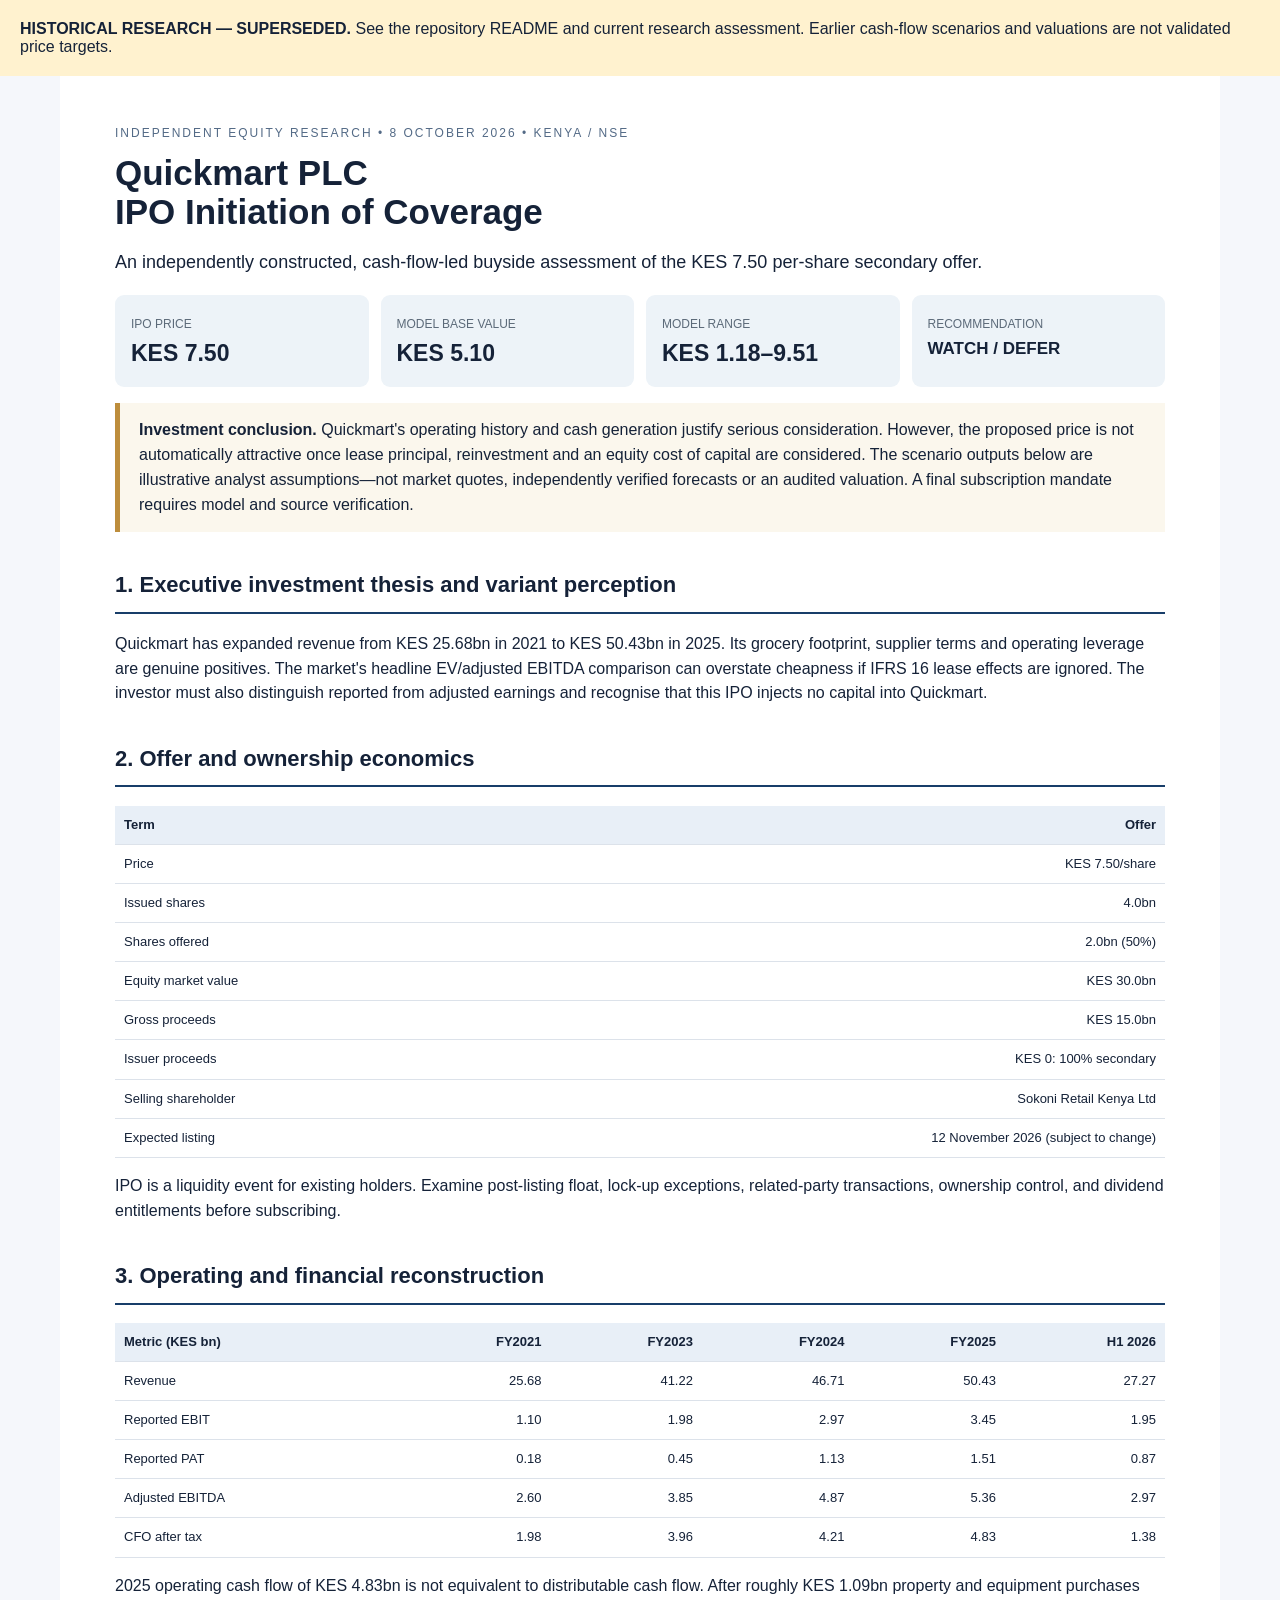
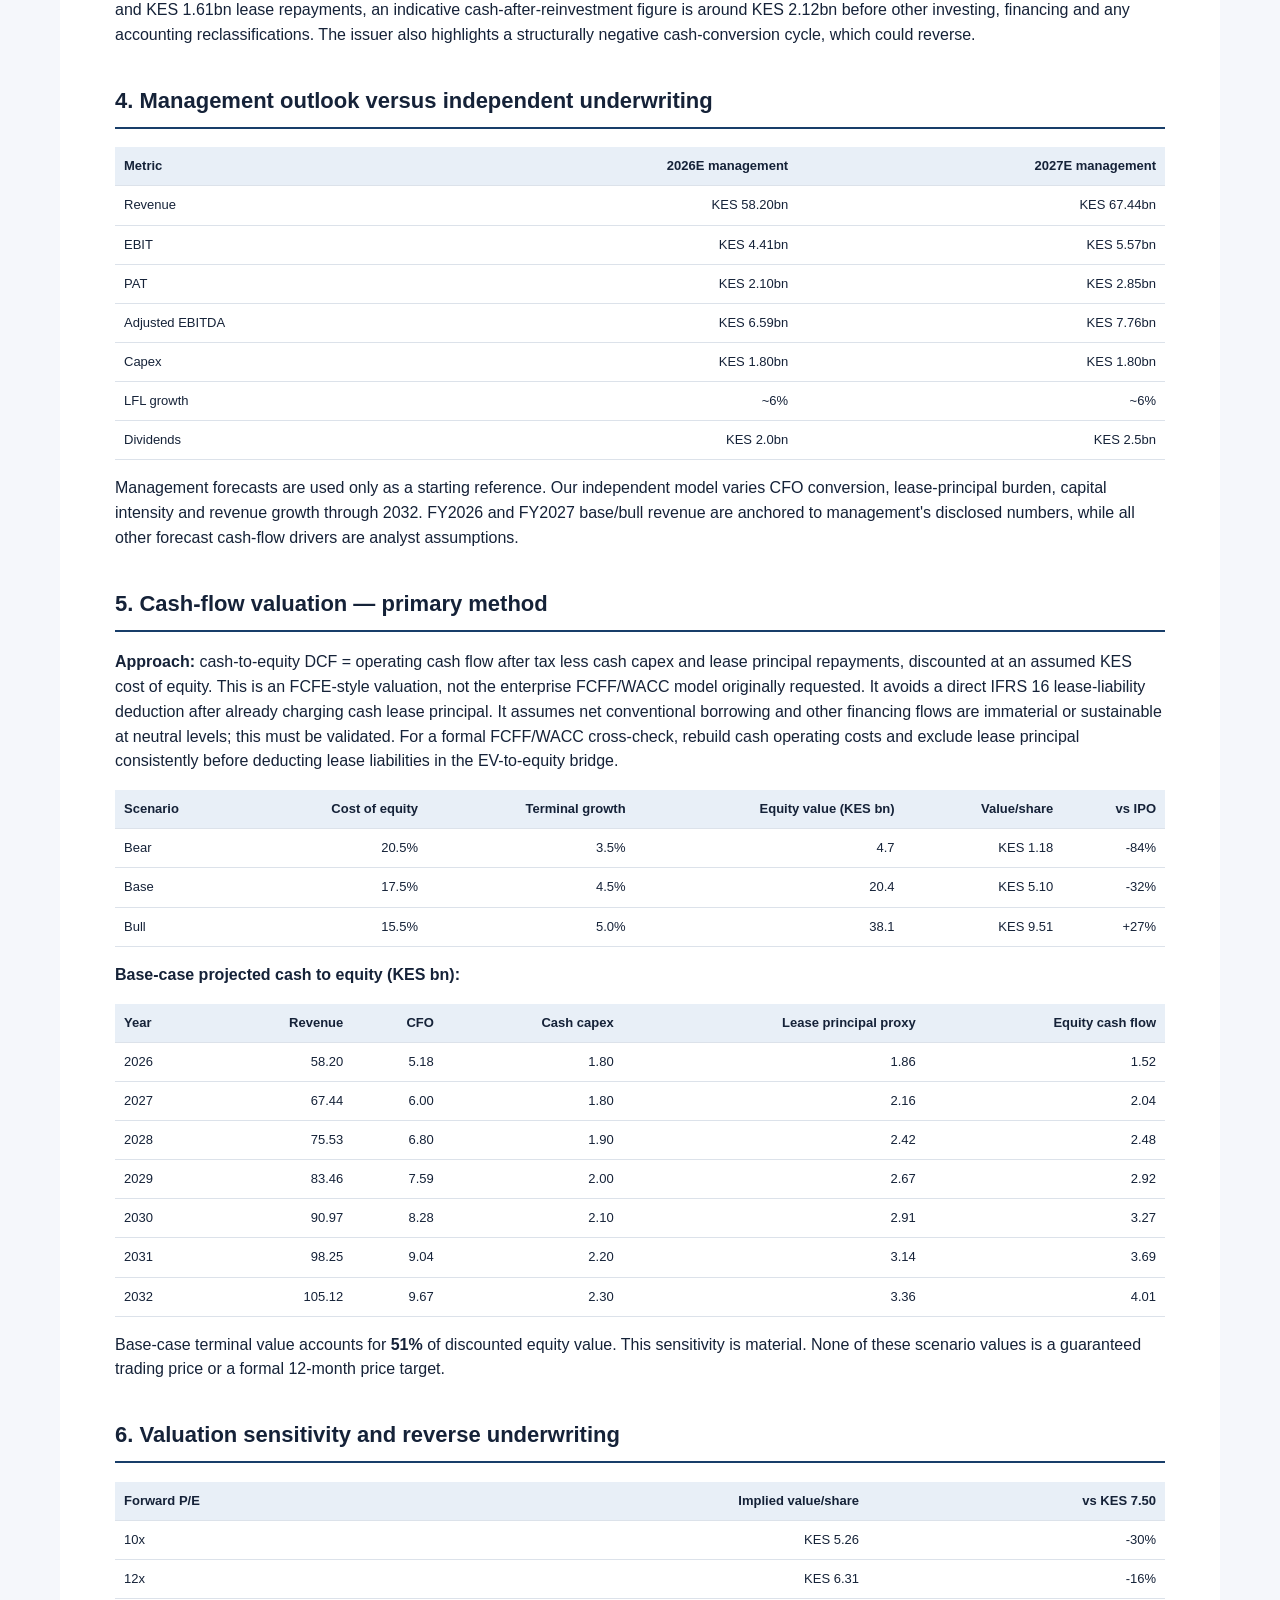
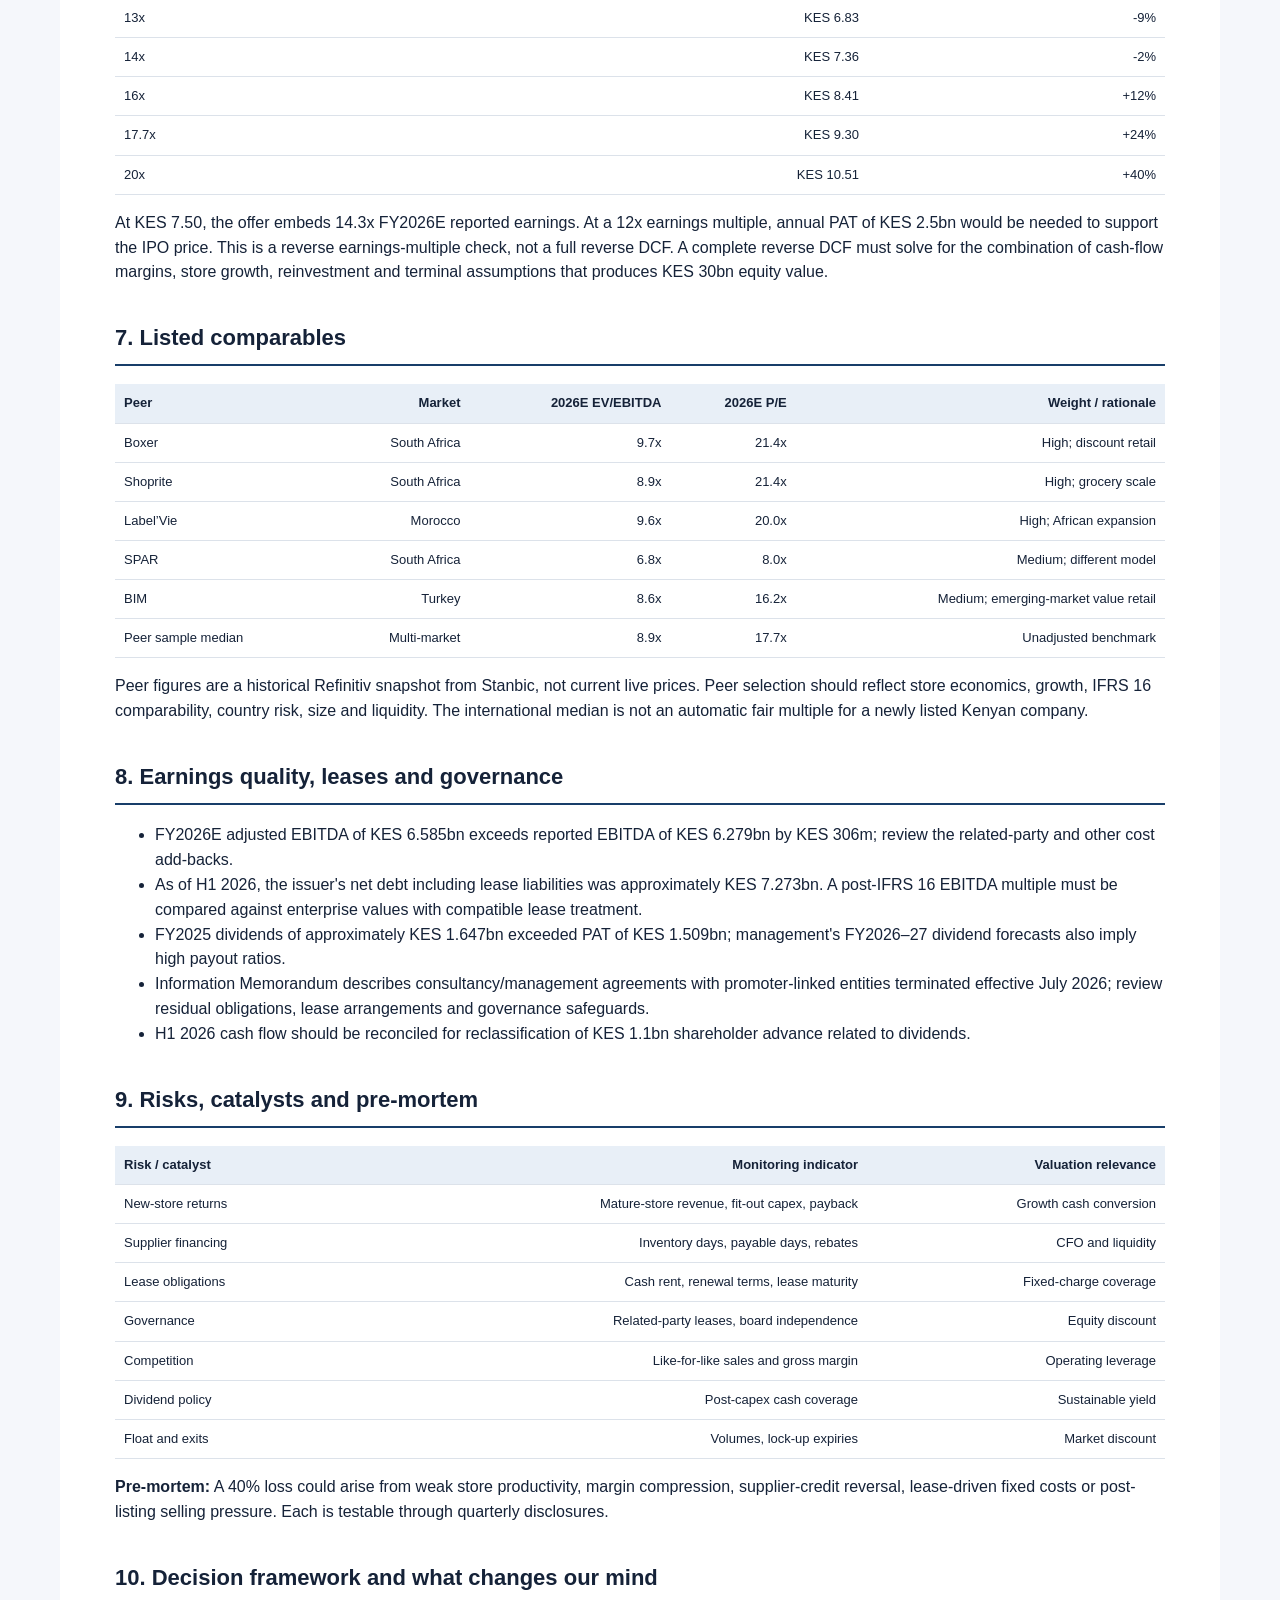
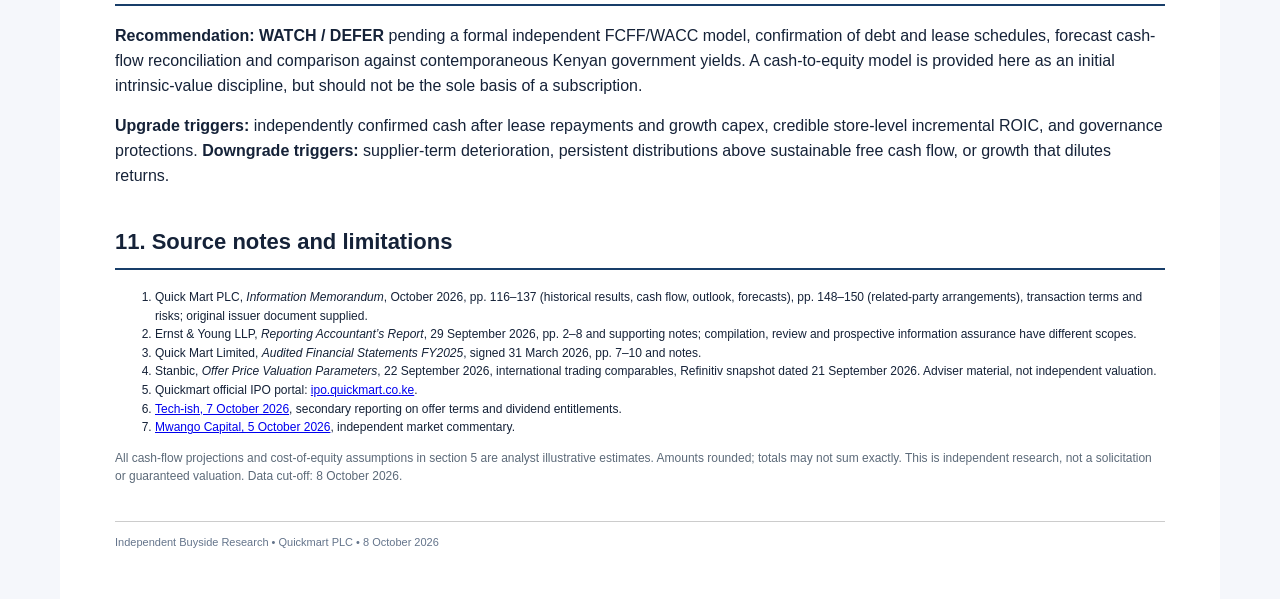
<file: coverage/quickmart/archive/research/Quickmart_IPO_Independent_Buyside_Initiation_Oct2026.html>
<!doctype html><html lang="en"><head><meta charset="utf-8"><meta name="viewport" content="width=device-width,initial-scale=1"><title>Quickmart PLC | Independent IPO Initiation</title><style>body{font-family:Inter,Arial,sans-serif;color:#152238;background:#f5f7fb;margin:0;line-height:1.55}.wrap{max-width:1050px;margin:auto;background:white;padding:48px 55px}.eyebrow{font-size:12px;text-transform:uppercase;letter-spacing:2px;color:#536a86}h1{font-size:35px;line-height:1.12;margin:10px 0}h2{font-size:22px;border-bottom:2px solid #183e69;padding-bottom:9px;margin-top:36px}h3{font-size:16px;color:#183e69}.lead{font-size:18px}.stats{display:grid;grid-template-columns:repeat(4,1fr);gap:12px}.stat{background:#edf3f8;padding:16px;border-radius:9px}.stat strong{font-size:23px;display:block}.small{font-size:12px;color:#5c6a79}table{border-collapse:collapse;width:100%;font-size:13px;margin:15px 0}th,td{border-bottom:1px solid #dce2ea;padding:9px;text-align:right}th:first-child,td:first-child{text-align:left}th{background:#e8eff7}.call{border-left:5px solid #bd8d3c;background:#fbf7ed;padding:15px 19px}.bar{height:16px;background:#dce8f4;border-radius:5px;overflow:hidden}.bar span{display:block;background:#1d587e;height:100%}.refs{font-size:12px}.pill{font-weight:bold;color:#82520b}footer{margin-top:35px;border-top:1px solid #ccc;padding-top:12px;font-size:11px;color:#64748b}@media print{body{background:white}.wrap{padding:10mm}h2{break-after:avoid}table{break-inside:avoid}}@media(max-width:700px){.wrap{padding:22px}.stats{grid-template-columns:repeat(2,1fr)}h1{font-size:28px}}</style></head><body><aside style="padding:20px;background:#fff2cf;color:#152238;font:16px Arial"><b>HISTORICAL RESEARCH — SUPERSEDED.</b> See the repository README and current research assessment. Earlier cash-flow scenarios and valuations are not validated price targets.</aside><main class="wrap"><div class="eyebrow">Independent equity research • 8 October 2026 • Kenya / NSE</div><h1>Quickmart PLC<br>IPO Initiation of Coverage</h1><p class="lead">An independently constructed, cash-flow-led buyside assessment of the KES 7.50 per-share secondary offer.</p><div class="stats"><div class="stat"><span class="small">IPO PRICE</span><strong>KES 7.50</strong></div><div class="stat"><span class="small">MODEL BASE VALUE</span><strong>KES 5.10</strong></div><div class="stat"><span class="small">MODEL RANGE</span><strong>KES 1.18–9.51</strong></div><div class="stat"><span class="small">RECOMMENDATION</span><strong style="font-size:17px">WATCH / DEFER</strong></div></div><p class="call"><b>Investment conclusion.</b> Quickmart's operating history and cash generation justify serious consideration. However, the proposed price is not automatically attractive once lease principal, reinvestment and an equity cost of capital are considered. The scenario outputs below are illustrative analyst assumptions—not market quotes, independently verified forecasts or an audited valuation. A final subscription mandate requires model and source verification.</p><h2>1. Executive investment thesis and variant perception</h2><p>Quickmart has expanded revenue from KES 25.68bn in 2021 to KES 50.43bn in 2025. Its grocery footprint, supplier terms and operating leverage are genuine positives. The market's headline EV/adjusted EBITDA comparison can overstate cheapness if IFRS 16 lease effects are ignored. The investor must also distinguish reported from adjusted earnings and recognise that this IPO injects no capital into Quickmart.</p><h2>2. Offer and ownership economics</h2><table><thead><tr><th>Term</th><th>Offer</th></tr></thead><tbody><tr><td>Price</td><td>KES 7.50/share</td></tr><tr><td>Issued shares</td><td>4.0bn</td></tr><tr><td>Shares offered</td><td>2.0bn (50%)</td></tr><tr><td>Equity market value</td><td>KES 30.0bn</td></tr><tr><td>Gross proceeds</td><td>KES 15.0bn</td></tr><tr><td>Issuer proceeds</td><td>KES 0: 100% secondary</td></tr><tr><td>Selling shareholder</td><td>Sokoni Retail Kenya Ltd</td></tr><tr><td>Expected listing</td><td>12 November 2026 (subject to change)</td></tr></tbody></table><p>IPO is a liquidity event for existing holders. Examine post-listing float, lock-up exceptions, related-party transactions, ownership control, and dividend entitlements before subscribing.</p><h2>3. Operating and financial reconstruction</h2><table><thead><tr><th>Metric (KES bn)</th><th>FY2021</th><th>FY2023</th><th>FY2024</th><th>FY2025</th><th>H1 2026</th></tr></thead><tbody><tr><td>Revenue</td><td>25.68</td><td>41.22</td><td>46.71</td><td>50.43</td><td>27.27</td></tr><tr><td>Reported EBIT</td><td>1.10</td><td>1.98</td><td>2.97</td><td>3.45</td><td>1.95</td></tr><tr><td>Reported PAT</td><td>0.18</td><td>0.45</td><td>1.13</td><td>1.51</td><td>0.87</td></tr><tr><td>Adjusted EBITDA</td><td>2.60</td><td>3.85</td><td>4.87</td><td>5.36</td><td>2.97</td></tr><tr><td>CFO after tax</td><td>1.98</td><td>3.96</td><td>4.21</td><td>4.83</td><td>1.38</td></tr></tbody></table><p>2025 operating cash flow of KES 4.83bn is not equivalent to distributable cash flow. After roughly KES 1.09bn property and equipment purchases and KES 1.61bn lease repayments, an indicative cash-after-reinvestment figure is around KES 2.12bn before other investing, financing and any accounting reclassifications. The issuer also highlights a structurally negative cash-conversion cycle, which could reverse.</p><h2>4. Management outlook versus independent underwriting</h2><table><thead><tr><th>Metric</th><th>2026E management</th><th>2027E management</th></tr></thead><tbody><tr><td>Revenue</td><td>KES 58.20bn</td><td>KES 67.44bn</td></tr><tr><td>EBIT</td><td>KES 4.41bn</td><td>KES 5.57bn</td></tr><tr><td>PAT</td><td>KES 2.10bn</td><td>KES 2.85bn</td></tr><tr><td>Adjusted EBITDA</td><td>KES 6.59bn</td><td>KES 7.76bn</td></tr><tr><td>Capex</td><td>KES 1.80bn</td><td>KES 1.80bn</td></tr><tr><td>LFL growth</td><td>~6%</td><td>~6%</td></tr><tr><td>Dividends</td><td>KES 2.0bn</td><td>KES 2.5bn</td></tr></tbody></table><p>Management forecasts are used only as a starting reference. Our independent model varies CFO conversion, lease-principal burden, capital intensity and revenue growth through 2032. FY2026 and FY2027 base/bull revenue are anchored to management's disclosed numbers, while all other forecast cash-flow drivers are analyst assumptions.</p><h2>5. Cash-flow valuation — primary method</h2><p><b>Approach:</b> cash-to-equity DCF = operating cash flow after tax less cash capex and lease principal repayments, discounted at an assumed KES cost of equity. This is an FCFE-style valuation, not the enterprise FCFF/WACC model originally requested. It avoids a direct IFRS 16 lease-liability deduction after already charging cash lease principal. It assumes net conventional borrowing and other financing flows are immaterial or sustainable at neutral levels; this must be validated. For a formal FCFF/WACC cross-check, rebuild cash operating costs and exclude lease principal consistently before deducting lease liabilities in the EV-to-equity bridge.</p><table><thead><tr><th>Scenario</th><th>Cost of equity</th><th>Terminal growth</th><th>Equity value (KES bn)</th><th>Value/share</th><th>vs IPO</th></tr></thead><tbody><tr><td>Bear</td><td>20.5%</td><td>3.5%</td><td>4.7</td><td>KES 1.18</td><td>-84%</td></tr><tr><td>Base</td><td>17.5%</td><td>4.5%</td><td>20.4</td><td>KES 5.10</td><td>-32%</td></tr><tr><td>Bull</td><td>15.5%</td><td>5.0%</td><td>38.1</td><td>KES 9.51</td><td>+27%</td></tr></tbody></table><p><b>Base-case projected cash to equity (KES bn):</b></p><table><thead><tr><th>Year</th><th>Revenue</th><th>CFO</th><th>Cash capex</th><th>Lease principal proxy</th><th>Equity cash flow</th></tr></thead><tbody><tr><td>2026</td><td>58.20</td><td>5.18</td><td>1.80</td><td>1.86</td><td>1.52</td></tr><tr><td>2027</td><td>67.44</td><td>6.00</td><td>1.80</td><td>2.16</td><td>2.04</td></tr><tr><td>2028</td><td>75.53</td><td>6.80</td><td>1.90</td><td>2.42</td><td>2.48</td></tr><tr><td>2029</td><td>83.46</td><td>7.59</td><td>2.00</td><td>2.67</td><td>2.92</td></tr><tr><td>2030</td><td>90.97</td><td>8.28</td><td>2.10</td><td>2.91</td><td>3.27</td></tr><tr><td>2031</td><td>98.25</td><td>9.04</td><td>2.20</td><td>3.14</td><td>3.69</td></tr><tr><td>2032</td><td>105.12</td><td>9.67</td><td>2.30</td><td>3.36</td><td>4.01</td></tr></tbody></table><p>Base-case terminal value accounts for <b>51%</b> of discounted equity value. This sensitivity is material. None of these scenario values is a guaranteed trading price or a formal 12-month price target.</p><h2>6. Valuation sensitivity and reverse underwriting</h2><table><thead><tr><th>Forward P/E</th><th>Implied value/share</th><th>vs KES 7.50</th></tr></thead><tbody><tr><td>10x</td><td>KES 5.26</td><td>-30%</td></tr><tr><td>12x</td><td>KES 6.31</td><td>-16%</td></tr><tr><td>13x</td><td>KES 6.83</td><td>-9%</td></tr><tr><td>14x</td><td>KES 7.36</td><td>-2%</td></tr><tr><td>16x</td><td>KES 8.41</td><td>+12%</td></tr><tr><td>17.7x</td><td>KES 9.30</td><td>+24%</td></tr><tr><td>20x</td><td>KES 10.51</td><td>+40%</td></tr></tbody></table><p>At KES 7.50, the offer embeds 14.3x FY2026E reported earnings. At a 12x earnings multiple, annual PAT of KES 2.5bn would be needed to support the IPO price. This is a reverse earnings-multiple check, not a full reverse DCF. A complete reverse DCF must solve for the combination of cash-flow margins, store growth, reinvestment and terminal assumptions that produces KES 30bn equity value.</p><h2>7. Listed comparables</h2><table><thead><tr><th>Peer</th><th>Market</th><th>2026E EV/EBITDA</th><th>2026E P/E</th><th>Weight / rationale</th></tr></thead><tbody><tr><td>Boxer</td><td>South Africa</td><td>9.7x</td><td>21.4x</td><td>High; discount retail</td></tr><tr><td>Shoprite</td><td>South Africa</td><td>8.9x</td><td>21.4x</td><td>High; grocery scale</td></tr><tr><td>Label’Vie</td><td>Morocco</td><td>9.6x</td><td>20.0x</td><td>High; African expansion</td></tr><tr><td>SPAR</td><td>South Africa</td><td>6.8x</td><td>8.0x</td><td>Medium; different model</td></tr><tr><td>BIM</td><td>Turkey</td><td>8.6x</td><td>16.2x</td><td>Medium; emerging-market value retail</td></tr><tr><td>Peer sample median</td><td>Multi-market</td><td>8.9x</td><td>17.7x</td><td>Unadjusted benchmark</td></tr></tbody></table><p>Peer figures are a historical Refinitiv snapshot from Stanbic, not current live prices. Peer selection should reflect store economics, growth, IFRS 16 comparability, country risk, size and liquidity. The international median is not an automatic fair multiple for a newly listed Kenyan company.</p><h2>8. Earnings quality, leases and governance</h2><ul><li>FY2026E adjusted EBITDA of KES 6.585bn exceeds reported EBITDA of KES 6.279bn by KES 306m; review the related-party and other cost add-backs.</li><li>As of H1 2026, the issuer's net debt including lease liabilities was approximately KES 7.273bn. A post-IFRS 16 EBITDA multiple must be compared against enterprise values with compatible lease treatment.</li><li>FY2025 dividends of approximately KES 1.647bn exceeded PAT of KES 1.509bn; management's FY2026–27 dividend forecasts also imply high payout ratios.</li><li>Information Memorandum describes consultancy/management agreements with promoter-linked entities terminated effective July 2026; review residual obligations, lease arrangements and governance safeguards.</li><li>H1 2026 cash flow should be reconciled for reclassification of KES 1.1bn shareholder advance related to dividends.</li></ul><h2>9. Risks, catalysts and pre-mortem</h2><table><thead><tr><th>Risk / catalyst</th><th>Monitoring indicator</th><th>Valuation relevance</th></tr></thead><tbody><tr><td>New-store returns</td><td>Mature-store revenue, fit-out capex, payback</td><td>Growth cash conversion</td></tr><tr><td>Supplier financing</td><td>Inventory days, payable days, rebates</td><td>CFO and liquidity</td></tr><tr><td>Lease obligations</td><td>Cash rent, renewal terms, lease maturity</td><td>Fixed-charge coverage</td></tr><tr><td>Governance</td><td>Related-party leases, board independence</td><td>Equity discount</td></tr><tr><td>Competition</td><td>Like-for-like sales and gross margin</td><td>Operating leverage</td></tr><tr><td>Dividend policy</td><td>Post-capex cash coverage</td><td>Sustainable yield</td></tr><tr><td>Float and exits</td><td>Volumes, lock-up expiries</td><td>Market discount</td></tr></tbody></table><p><b>Pre-mortem:</b> A 40% loss could arise from weak store productivity, margin compression, supplier-credit reversal, lease-driven fixed costs or post-listing selling pressure. Each is testable through quarterly disclosures.</p><h2>10. Decision framework and what changes our mind</h2><p><b>Recommendation: WATCH / DEFER</b> pending a formal independent FCFF/WACC model, confirmation of debt and lease schedules, forecast cash-flow reconciliation and comparison against contemporaneous Kenyan government yields. A cash-to-equity model is provided here as an initial intrinsic-value discipline, but should not be the sole basis of a subscription.</p><p><b>Upgrade triggers:</b> independently confirmed cash after lease repayments and growth capex, credible store-level incremental ROIC, and governance protections. <b>Downgrade triggers:</b> supplier-term deterioration, persistent distributions above sustainable free cash flow, or growth that dilutes returns.</p><h2>11. Source notes and limitations</h2><div class="refs"><ol><li>Quick Mart PLC, <i>Information Memorandum</i>, October 2026, pp. 116–137 (historical results, cash flow, outlook, forecasts), pp. 148–150 (related-party arrangements), transaction terms and risks; original issuer document supplied.</li><li>Ernst &amp; Young LLP, <i>Reporting Accountant’s Report</i>, 29 September 2026, pp. 2–8 and supporting notes; compilation, review and prospective information assurance have different scopes.</li><li>Quick Mart Limited, <i>Audited Financial Statements FY2025</i>, signed 31 March 2026, pp. 7–10 and notes.</li><li>Stanbic, <i>Offer Price Valuation Parameters</i>, 22 September 2026, international trading comparables, Refinitiv snapshot dated 21 September 2026. Adviser material, not independent valuation.</li><li>Quickmart official IPO portal: <a href="https://ipo.quickmart.co.ke/">ipo.quickmart.co.ke</a>.</li><li><a href="https://tech-ish.com/2026/10/07/quickmart-ipo-opens-at-kes-7-50-a-share-valuing-the-supermarket-chain-at-kes-30-billion/">Tech-ish, 7 October 2026</a>, secondary reporting on offer terms and dividend entitlements.</li><li><a href="https://mwangocapital.substack.com/p/05-10-2026-quickmart-sets-the-price">Mwango Capital, 5 October 2026</a>, independent market commentary.</li></ol></div><p class="small">All cash-flow projections and cost-of-equity assumptions in section 5 are analyst illustrative estimates. Amounts rounded; totals may not sum exactly. This is independent research, not a solicitation or guaranteed valuation. Data cut-off: 8 October 2026.</p><footer>Independent Buyside Research • Quickmart PLC • 8 October 2026</footer></main></body></html>
</file>
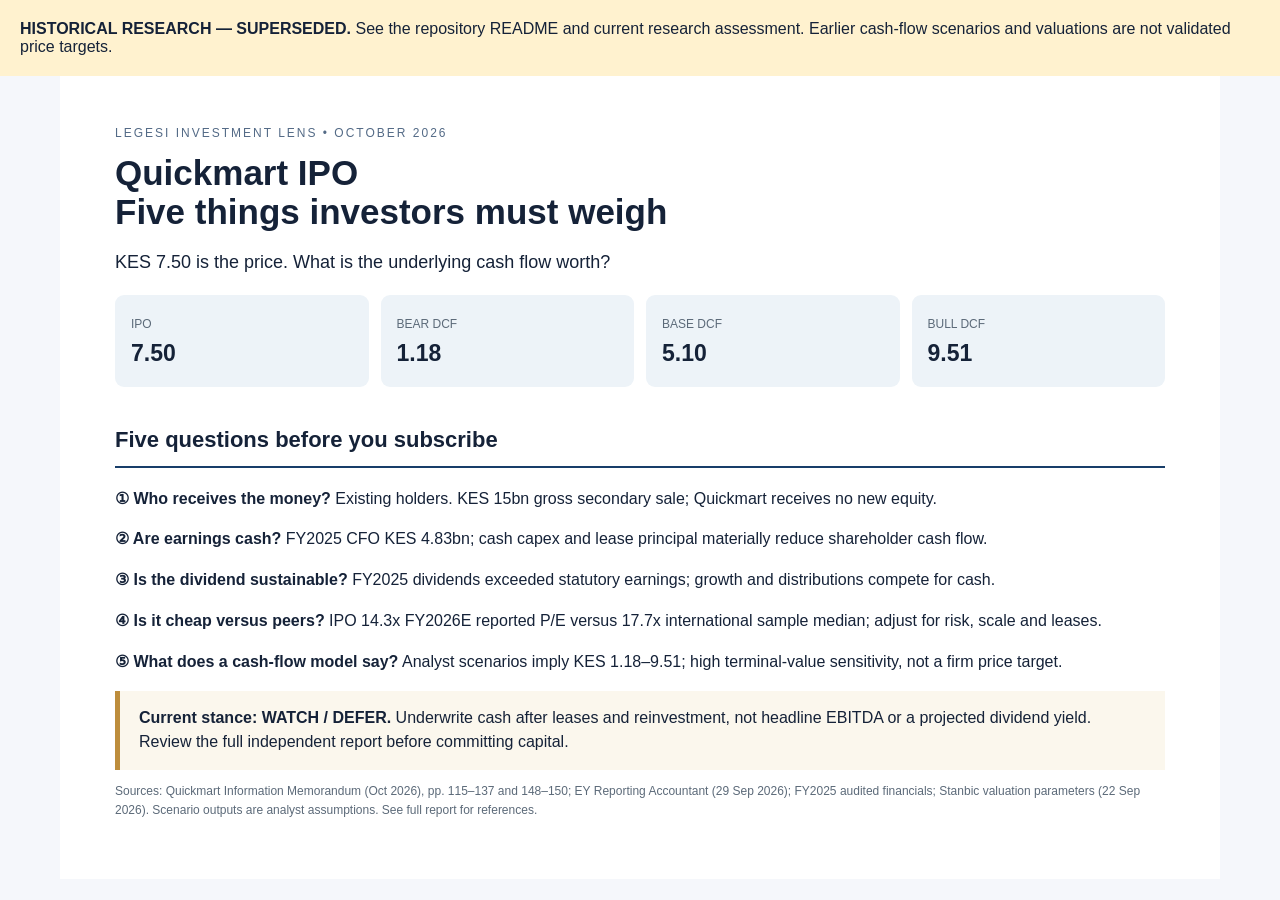
<file: coverage/quickmart/archive/research/Quickmart_IPO_Legesi_One_Page_Updated_Oct2026.html>
<!doctype html><html><head><meta charset="utf-8"><meta name="viewport" content="width=device-width,initial-scale=1"><style>body{font-family:Inter,Arial,sans-serif;color:#152238;background:#f5f7fb;margin:0;line-height:1.55}.wrap{max-width:1050px;margin:auto;background:white;padding:48px 55px}.eyebrow{font-size:12px;text-transform:uppercase;letter-spacing:2px;color:#536a86}h1{font-size:35px;line-height:1.12;margin:10px 0}h2{font-size:22px;border-bottom:2px solid #183e69;padding-bottom:9px;margin-top:36px}h3{font-size:16px;color:#183e69}.lead{font-size:18px}.stats{display:grid;grid-template-columns:repeat(4,1fr);gap:12px}.stat{background:#edf3f8;padding:16px;border-radius:9px}.stat strong{font-size:23px;display:block}.small{font-size:12px;color:#5c6a79}table{border-collapse:collapse;width:100%;font-size:13px;margin:15px 0}th,td{border-bottom:1px solid #dce2ea;padding:9px;text-align:right}th:first-child,td:first-child{text-align:left}th{background:#e8eff7}.call{border-left:5px solid #bd8d3c;background:#fbf7ed;padding:15px 19px}.bar{height:16px;background:#dce8f4;border-radius:5px;overflow:hidden}.bar span{display:block;background:#1d587e;height:100%}.refs{font-size:12px}.pill{font-weight:bold;color:#82520b}footer{margin-top:35px;border-top:1px solid #ccc;padding-top:12px;font-size:11px;color:#64748b}@media print{body{background:white}.wrap{padding:10mm}h2{break-after:avoid}table{break-inside:avoid}}@media(max-width:700px){.wrap{padding:22px}.stats{grid-template-columns:repeat(2,1fr)}h1{font-size:28px}}@media print{@page{size:A4;margin:9mm}h1{font-size:29px}h2{margin-top:16px}p{margin:8px 0}.wrap{padding:3mm}}</style></head><body><aside style="padding:20px;background:#fff2cf;color:#152238;font:16px Arial"><b>HISTORICAL RESEARCH — SUPERSEDED.</b> See the repository README and current research assessment. Earlier cash-flow scenarios and valuations are not validated price targets.</aside><main class="wrap"><div class="eyebrow">Legesi investment lens • October 2026</div><h1>Quickmart IPO<br>Five things investors must weigh</h1><p class="lead">KES 7.50 is the price. What is the underlying cash flow worth?</p><div class="stats"><div class="stat"><span class="small">IPO</span><strong>7.50</strong></div><div class="stat"><span class="small">BEAR DCF</span><strong>1.18</strong></div><div class="stat"><span class="small">BASE DCF</span><strong>5.10</strong></div><div class="stat"><span class="small">BULL DCF</span><strong>9.51</strong></div></div><h2>Five questions before you subscribe</h2><p><b>① Who receives the money?</b> Existing holders. KES 15bn gross secondary sale; Quickmart receives no new equity.</p><p><b>② Are earnings cash?</b> FY2025 CFO KES 4.83bn; cash capex and lease principal materially reduce shareholder cash flow.</p><p><b>③ Is the dividend sustainable?</b> FY2025 dividends exceeded statutory earnings; growth and distributions compete for cash.</p><p><b>④ Is it cheap versus peers?</b> IPO 14.3x FY2026E reported P/E versus 17.7x international sample median; adjust for risk, scale and leases.</p><p><b>⑤ What does a cash-flow model say?</b> Analyst scenarios imply KES 1.18–9.51; high terminal-value sensitivity, not a firm price target.</p><div class="call"><b>Current stance: WATCH / DEFER.</b> Underwrite cash after leases and reinvestment, not headline EBITDA or a projected dividend yield. Review the full independent report before committing capital.</div><p class="small">Sources: Quickmart Information Memorandum (Oct 2026), pp. 115–137 and 148–150; EY Reporting Accountant (29 Sep 2026); FY2025 audited financials; Stanbic valuation parameters (22 Sep 2026). Scenario outputs are analyst assumptions. See full report for references.</p></main></body></html>
</file>
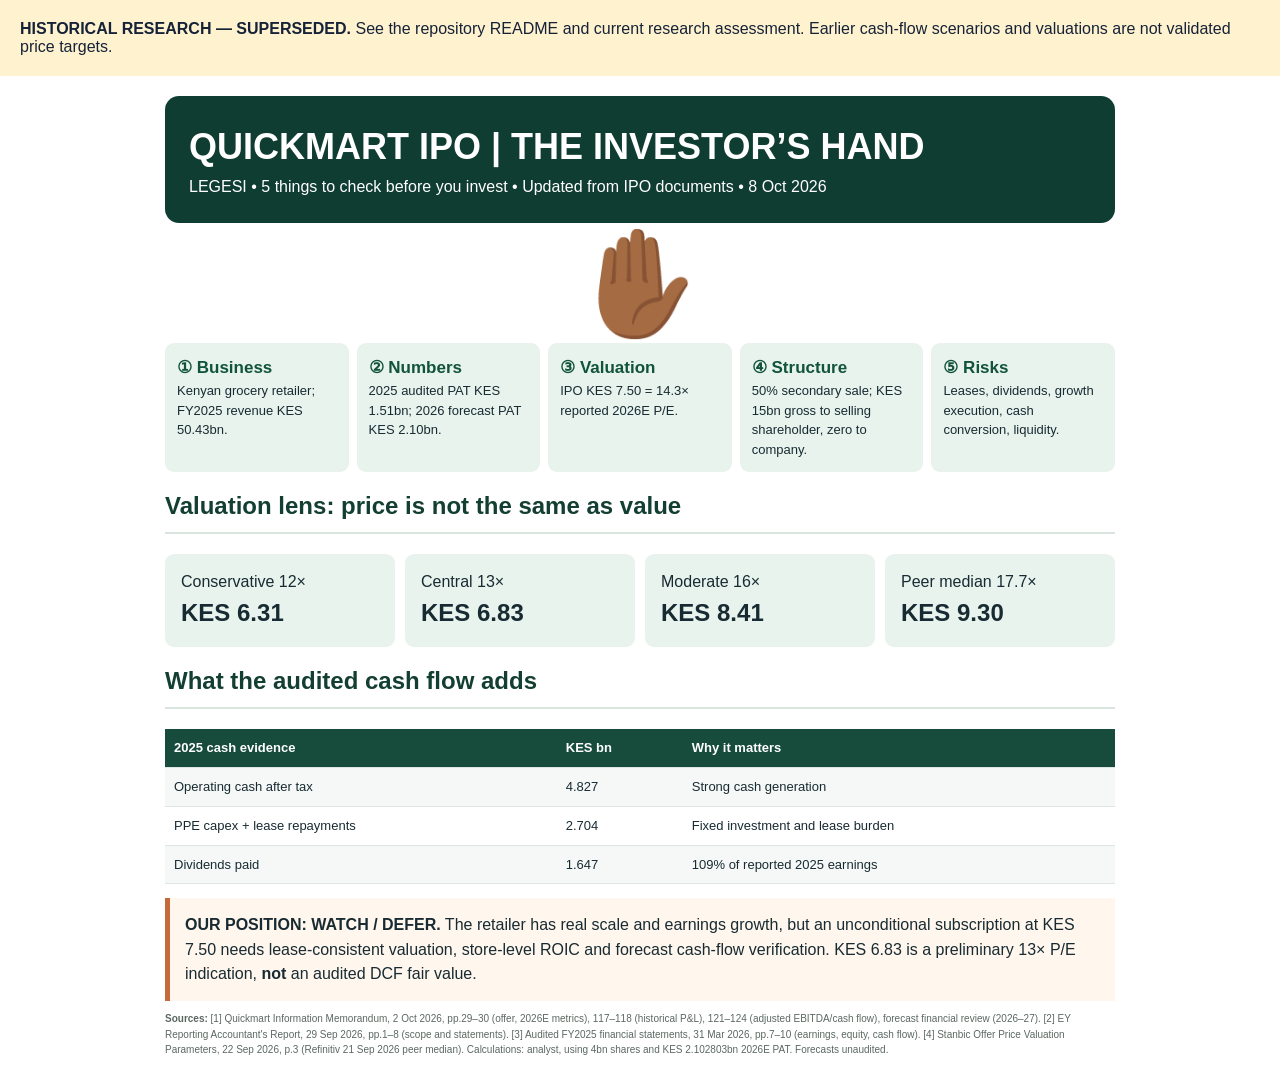
<file: coverage/quickmart/archive/research/Quickmart_IPO_Updated_Legesi_One_Page.html>
<!doctype html><html><head><meta charset="utf-8"><title>Quickmart IPO | Legesi Investor Hand Guide</title><style>body{font-family:Arial,Helvetica,sans-serif;color:#182b32;background:#f4f6f3;margin:0;line-height:1.52}main{max-width:1060px;margin:auto;background:white;padding:38px 48px}h1,h2{color:#133f32}h1{font-size:36px}h2{border-bottom:2px solid #d8e4dc;padding-bottom:8px;margin-top:34px}header{background:#103d31;color:white;padding:35px 48px}header h1{color:white;margin:0}small,.muted{color:#687b73}.lead{font-size:19px}.kpis{display:grid;grid-template-columns:repeat(4,1fr);gap:10px}.kpi{background:#e8f3ed;border-radius:9px;padding:16px}.kpi b{font-size:24px;display:block}table{width:100%;border-collapse:collapse;margin:14px 0;font-size:14px}th{background:#174c3c;color:white;text-align:left}td,th{padding:9px;border-bottom:1px solid #dce5df}tr:nth-child(even){background:#f5f8f6}.alert{border-left:5px solid #c56b3b;background:#fff6ed;padding:15px}.tag{display:inline-block;background:#ffde87;color:#5a3600;padding:5px 12px;border-radius:20px;font-weight:bold}a{color:#08735b}.graphic{width:100%;max-width:820px;display:block;margin:12px auto}.foot{font-size:12px;color:#5b6861}.two{display:grid;grid-template-columns:1fr 1fr;gap:16px}@media print{main{padding:10px}header{print-color-adjust:exact}.page{break-before:page}}@media(max-width:700px){main{padding:18px}.kpis,.two{grid-template-columns:1fr 1fr}} @page{size:A3 portrait;margin:10mm} body{background:white} main{max-width:950px;padding:20px} .hand{font-size:100px;text-align:center;line-height:1.2} .five{display:grid;grid-template-columns:repeat(5,1fr);gap:8px} .five div{background:#e8f3ed;padding:12px;border-radius:9px;font-size:13px} .five b{display:block;color:#11533d;font-size:17px} .top{background:#103d31;color:white;padding:24px;border-radius:14px} .top h1{color:white;margin:0} h2{margin-top:16px} .kpis{grid-template-columns:repeat(4,1fr)} table{font-size:13px} .foot{font-size:10px} @media(max-width:600px){.five{grid-template-columns:1fr 1fr}}</style></head><body><aside style="padding:20px;background:#fff2cf;color:#152238;font:16px Arial"><b>HISTORICAL RESEARCH — SUPERSEDED.</b> See the repository README and current research assessment. Earlier cash-flow scenarios and valuations are not validated price targets.</aside><main><div class="top"><h1>QUICKMART IPO | THE INVESTOR’S HAND</h1><div>LEGESI • 5 things to check before you invest • Updated from IPO documents • 8 Oct 2026</div></div><div class="hand">✋🏾</div><div class="five"><div><b>① Business</b>Kenyan grocery retailer; FY2025 revenue KES 50.43bn.</div><div><b>② Numbers</b>2025 audited PAT KES 1.51bn; 2026 forecast PAT KES 2.10bn.</div><div><b>③ Valuation</b>IPO KES 7.50 = 14.3× reported 2026E P/E.</div><div><b>④ Structure</b>50% secondary sale; KES 15bn gross to selling shareholder, zero to company.</div><div><b>⑤ Risks</b>Leases, dividends, growth execution, cash conversion, liquidity.</div></div><h2>Valuation lens: price is not the same as value</h2><div class="kpis"><div class="kpi">Conservative 12×<b>KES 6.31</b></div><div class="kpi">Central 13×<b>KES 6.83</b></div><div class="kpi">Moderate 16×<b>KES 8.41</b></div><div class="kpi">Peer median 17.7×<b>KES 9.30</b></div></div><h2>What the audited cash flow adds</h2><table><tr><th>2025 cash evidence</th><th>KES bn</th><th>Why it matters</th></tr><tr><td>Operating cash after tax</td><td>4.827</td><td>Strong cash generation</td></tr><tr><td>PPE capex + lease repayments</td><td>2.704</td><td>Fixed investment and lease burden</td></tr><tr><td>Dividends paid</td><td>1.647</td><td>109% of reported 2025 earnings</td></tr></table><div class="alert"><b>OUR POSITION: WATCH / DEFER.</b> The retailer has real scale and earnings growth, but an unconditional subscription at KES 7.50 needs lease-consistent valuation, store-level ROIC and forecast cash-flow verification. KES 6.83 is a preliminary 13× P/E indication, <b>not</b> an audited DCF fair value.</div><p class="foot"><b>Sources:</b> [1] Quickmart Information Memorandum, 2 Oct 2026, pp.29–30 (offer, 2026E metrics), 117–118 (historical P&amp;L), 121–124 (adjusted EBITDA/cash flow), forecast financial review (2026–27). [2] EY Reporting Accountant's Report, 29 Sep 2026, pp.1–8 (scope and statements). [3] Audited FY2025 financial statements, 31 Mar 2026, pp.7–10 (earnings, equity, cash flow). [4] Stanbic Offer Price Valuation Parameters, 22 Sep 2026, p.3 (Refinitiv 21 Sep 2026 peer median). Calculations: analyst, using 4bn shares and KES 2.102803bn 2026E PAT. Forecasts unaudited.</p></main></body></html>
</file>
<file: fx/assets/site.css>
:root{--ink:#102222;--paper:#f2f0e9;--card:#fbfaf6;--line:#d5d4cc;--gold:#b89044;--red:#d85e4d;--green:#28725d;--deep:#081718}*{box-sizing:border-box}html{scroll-behavior:smooth}body{margin:0;background:var(--paper);color:var(--ink);font-family:Manrope,Arial,sans-serif}header{height:76px;padding:0 clamp(22px,5vw,76px);border-bottom:1px solid var(--line);display:flex;align-items:center;justify-content:space-between;position:sticky;top:0;background:rgba(242,240,233,.92);backdrop-filter:blur(14px);z-index:3}.brand{font-weight:800;letter-spacing:.12em;text-decoration:none;color:var(--ink)}.brand b{color:var(--gold)}nav{display:flex;gap:28px}nav a{font-size:13px;font-weight:700;color:#657171;text-decoration:none}main{max-width:1450px;margin:auto;padding:0 clamp(22px,5vw,76px)}.hero{min-height:670px;display:grid;grid-template-columns:1.2fr .8fr;align-items:center;gap:10vw}.kicker{font:12px 'DM Mono',monospace;color:var(--gold);letter-spacing:.14em}.hero h1{font-size:clamp(55px,7.7vw,110px);line-height:.9;letter-spacing:-.065em;margin:22px 0}.hero h1 em{font-family:Georgia,serif;color:var(--gold);font-weight:400}.lede{max-width:690px;font-size:19px;color:#617070;line-height:1.7}.actions{display:flex;gap:12px;margin-top:32px}.actions a{padding:13px 18px;border:1px solid var(--line);color:var(--ink);text-decoration:none;font-size:13px;font-weight:700}.actions .primary{background:var(--deep);color:white;border-color:var(--deep)}.map-card{background:var(--deep);color:white;padding:38px;border-top:4px solid var(--red);box-shadow:0 25px 70px rgba(8,23,24,.18)}.map-card>span,.country span{font:10px 'DM Mono',monospace;letter-spacing:.12em;color:#9ba9a6}.map-card>strong{display:block;font-size:100px;line-height:1;margin:25px 0 10px;color:#e8c577}.map-card p{color:#b9c3c0;line-height:1.7}.map-card div{border-top:1px solid #304041;margin-top:28px;padding-top:18px}.map-card i{display:inline-block;width:8px;height:8px;background:var(--gold);border-radius:50%;margin-right:10px}.map-card small{font:10px 'DM Mono',monospace;color:#aab6b3}.principles{display:grid;grid-template-columns:repeat(3,1fr);border:1px solid var(--line);background:var(--line);gap:1px}.principles article{background:var(--card);padding:30px}.principles b{font:11px 'DM Mono',monospace;color:var(--gold)}.principles h2{font-size:20px}.principles p,.section-head>p,.country p{color:#677474;font-size:14px;line-height:1.6}.coverage{padding:110px 0}.section-head{display:flex;justify-content:space-between;align-items:end;margin-bottom:28px}.section-head h2{font-size:48px;margin:8px 0 0;letter-spacing:-.04em}.section-head>p{max-width:480px}.grid{display:grid;grid-template-columns:repeat(3,1fr);gap:15px}.country{min-height:280px;background:var(--card);border:1px solid var(--line);padding:28px;text-decoration:none;color:var(--ink);transition:.2s}.country:hover{transform:translateY(-3px);box-shadow:0 15px 35px rgba(8,23,24,.08)}.country.active{background:var(--deep);color:white;border-top:4px solid var(--green)}.country.active span{color:#70b39e}.country b{display:block;font-size:54px;line-height:1;margin-top:35px;letter-spacing:-.05em}.country h3{margin:10px 0}.country.active p{color:#aebbb8}.country footer{margin-top:30px;font:11px 'DM Mono',monospace;color:#e1bc70}.standard{background:var(--gold);padding:70px;margin-bottom:70px}.standard .kicker{color:#33413d}.standard h2{font-size:clamp(34px,5vw,67px);line-height:1.08;letter-spacing:-.05em;margin:20px 0}.page-footer{max-width:1450px;margin:auto;padding:28px clamp(22px,5vw,76px);border-top:1px solid var(--line);display:flex;justify-content:space-between;color:#697575;font:10px 'DM Mono',monospace}@media(max-width:850px){nav{display:none}.hero{grid-template-columns:1fr;padding:70px 0}.principles,.grid{grid-template-columns:1fr}.section-head{display:block}.standard{padding:38px}.page-footer{display:block}.page-footer span{display:block;margin:8px 0}}
</file>
<file: fx/countries/uganda/styles.css>
:root{--ink:#112223;--muted:#647172;--paper:#f2f0e9;--card:#fbfaf6;--line:#d8d7cf;--gold:#c29a4b;--red:#d95745;--orange:#e18b3b;--green:#29745d;--deep:#091718;--shadow:0 14px 45px rgba(16,29,29,.08)}
*{box-sizing:border-box}html{scroll-behavior:smooth}body{margin:0;background:var(--paper);color:var(--ink);font-family:Manrope,Arial,sans-serif;font-size:16px;line-height:1.5}body.dark{--paper:#0c1617;--card:#132122;--ink:#edf0e9;--muted:#9aa8a6;--line:#2b3b3b;--shadow:0 14px 45px rgba(0,0,0,.28)}
.topbar{height:76px;padding:0 clamp(22px,4vw,72px);display:flex;align-items:center;justify-content:space-between;border-bottom:1px solid var(--line);position:sticky;top:0;background:color-mix(in srgb,var(--paper) 90%,transparent);backdrop-filter:blur(16px);z-index:10}.brand{display:flex;gap:10px;align-items:center;color:var(--ink);text-decoration:none;line-height:1}.brand-mark{width:35px;height:35px;border:1px solid var(--gold);border-radius:50%;display:grid;place-items:center;font-family:Georgia,serif;font-size:22px}.brand strong{display:block;font-size:14px;letter-spacing:.16em}.brand small{display:block;font-size:9px;letter-spacing:.38em;color:var(--gold);margin-top:5px}.topbar nav{display:flex;gap:30px}.topbar nav a{color:var(--muted);text-decoration:none;font-size:13px;font-weight:700}.topbar nav a:hover,.topbar nav a.active{color:var(--ink)}.asof{font-family:"DM Mono",monospace;font-size:11px;display:flex;align-items:center;gap:8px}.pulse{width:7px;height:7px;border-radius:50%;background:var(--red);box-shadow:0 0 0 5px color-mix(in srgb,var(--red) 18%,transparent)}#themeToggle{border:1px solid var(--line);background:var(--card);color:var(--ink);border-radius:50%;width:34px;height:34px;cursor:pointer;margin-left:8px}
main{max-width:1460px;margin:auto;padding:0 clamp(22px,4vw,72px) 64px}.hero{display:grid;grid-template-columns:1.25fr .75fr;gap:8vw;align-items:end;padding:82px 0 48px}.eyebrow{font-family:"DM Mono",monospace;font-size:12px;letter-spacing:.14em;color:var(--gold);margin:0 0 22px}.hero h1{font-size:clamp(54px,7.2vw,104px);line-height:.88;letter-spacing:-.065em;margin:0;font-weight:800}.hero h1 em{font-family:Georgia,serif;font-weight:400;color:var(--gold)}.lede{max-width:670px;color:var(--muted);font-size:18px;margin:28px 0 0}.signal-panel{background:var(--deep);color:#eef0e9;padding:28px;border-top:3px solid var(--red);box-shadow:var(--shadow)}.signal-head{display:flex;justify-content:space-between;font:11px "DM Mono",monospace;letter-spacing:.12em;color:#a7b0ac}.badge{padding:5px 8px;border-radius:2px}.badge.alert{background:#57261f;color:#ffb2a6}.signal-value{font-size:24px;font-weight:700;margin:25px 0 16px}.signal-track{height:6px;background:#283638;overflow:hidden}.signal-track i{display:block;height:100%;background:linear-gradient(90deg,var(--gold),var(--red))}.signal-scale{display:flex;justify-content:space-between;font:9px "DM Mono",monospace;color:#7f8e8c;margin-top:8px}.signal-panel p{font-size:13px;color:#b8c2be;margin:25px 0 0;line-height:1.7}
.metric-grid{display:grid;grid-template-columns:repeat(4,1fr);gap:1px;background:var(--line);border:1px solid var(--line)}.metric{position:relative;background:var(--card);padding:26px;min-height:185px;overflow:hidden}.metric.primary{border-top:3px solid var(--red)}.metric-label{font:11px "DM Mono",monospace;letter-spacing:.1em;color:var(--muted)}.metric-value{font-size:37px;letter-spacing:-.04em;font-weight:700;margin-top:13px}.metric-change{font:12px "DM Mono",monospace;margin-top:3px}.metric-change span{color:var(--muted)}.bad{color:var(--red)}.good{color:var(--green)}.neutral{color:var(--gold)}.spark{position:absolute;left:26px;right:26px;bottom:20px;width:calc(100% - 52px);height:42px;fill:none;stroke:var(--red);stroke-width:2}.spark.orange{stroke:var(--orange)}.spark.green{stroke:var(--green)}.stale{position:absolute;bottom:25px;font:9px "DM Mono",monospace;color:var(--gold);border:1px solid color-mix(in srgb,var(--gold) 50%,transparent);padding:5px 7px}
.split{display:grid;grid-template-columns:1.05fr .95fr;gap:20px;margin-top:20px}.card{background:var(--card);border:1px solid var(--line);padding:32px;box-shadow:var(--shadow)}.section-title{display:flex;justify-content:space-between;align-items:start;border-bottom:1px solid var(--line);padding-bottom:20px;margin-bottom:20px}.section-title>div{display:flex;align-items:baseline;gap:12px}.section-title span{font:11px "DM Mono",monospace;color:var(--gold)}.section-title h2{font-size:20px;margin:0;letter-spacing:-.02em}.section-title p{color:var(--muted);font-size:12px;margin:3px 0 0}.driver-row{display:flex;justify-content:space-between;align-items:center;padding:16px 0;border-bottom:1px solid var(--line);gap:12px}.driver-row:last-child{border:0}.driver-row>div{display:flex;align-items:center;gap:14px}.driver-icon{width:34px;height:34px;display:grid;place-items:center;border-radius:50%;font:16px "DM Mono",monospace}.driver-icon.red{color:var(--red);background:color-mix(in srgb,var(--red) 10%,transparent)}.driver-icon.amber{color:var(--orange);background:color-mix(in srgb,var(--orange) 10%,transparent)}.driver-icon.grey{color:var(--muted);background:color-mix(in srgb,var(--muted) 10%,transparent)}.driver-row strong,.trigger strong,.check strong{display:block;font-size:14px}.driver-row small,.check small{display:block;color:var(--muted);font-size:12px;margin-top:3px}.driver-row>b,.check>b{font:9px "DM Mono",monospace;padding:5px 7px}.high{color:var(--red);background:color-mix(in srgb,var(--red) 10%,transparent)}.medium{color:var(--orange);background:color-mix(in srgb,var(--orange) 10%,transparent)}.unknown{color:var(--muted);background:color-mix(in srgb,var(--muted) 10%,transparent)}
.diagnosis blockquote{font-family:Georgia,serif;font-size:27px;line-height:1.3;margin:28px 0 34px;border-left:2px solid var(--gold);padding-left:22px}.logic-flow{display:flex;align-items:stretch;gap:8px}.logic-flow>div{flex:1;border:1px solid var(--line);padding:15px}.logic-flow b{display:block;font-size:13px}.logic-flow small{font-size:10px;color:var(--muted)}.logic-flow i{font-style:normal;color:var(--gold);align-self:center}.logic-flow .outcome{background:color-mix(in srgb,var(--red) 9%,var(--card));border-color:color-mix(in srgb,var(--red) 35%,var(--line))}.evidence-note{display:flex;gap:14px;margin-top:28px;background:color-mix(in srgb,var(--gold) 8%,var(--card));padding:18px}.evidence-note span{font-family:Georgia,serif;color:var(--gold);font-size:28px}.evidence-note p{font-size:12px;margin:0;color:var(--muted)}.evidence-note strong{color:var(--ink)}
.scenario-card{margin-top:20px}.scenario-workbench{display:grid;grid-template-columns:1.15fr .85fr;gap:50px}.sliders label{display:grid;grid-template-columns:1fr auto;gap:10px;font-size:13px;font-weight:700;margin:20px 0 28px}.sliders output{font:12px "DM Mono",monospace;color:var(--gold)}input[type=range]{grid-column:1/-1;width:100%;accent-color:var(--gold)}.scenario-result{background:var(--deep);color:#f0f1ec;padding:28px;border-left:3px solid var(--orange)}.scenario-result>span{font:10px "DM Mono",monospace;color:#9aaaa7}.scenario-result strong{display:block;font-size:28px;margin:12px 0}.scenario-result p{color:#aeb8b5;font-size:13px;line-height:1.7}.score{height:6px;background:#2a393a;margin-top:28px}.score i{display:block;height:100%;background:linear-gradient(90deg,var(--green),var(--gold),var(--red));transition:width .3s}.scenario-result small{font:10px "DM Mono",monospace;color:#9aaaa7;display:block;margin-top:9px}
.lower{grid-template-columns:.8fr 1.2fr}.trigger{display:flex;gap:17px;padding:15px 0;border-bottom:1px solid var(--line)}.trigger:last-child{border:0}.trigger .num{font:11px "DM Mono",monospace;color:var(--gold);padding-top:3px}.trigger p{color:var(--muted);font-size:12px;margin:4px 0}.check{display:grid;grid-template-columns:20px 1fr auto;align-items:center;gap:14px;padding:15px 0;border-bottom:1px solid var(--line);cursor:pointer}.check input{position:absolute;opacity:0}.check>span{width:18px;height:18px;border:1px solid var(--muted);display:grid;place-items:center}.check input:checked+span{background:var(--green);border-color:var(--green)}.check input:checked+span:after{content:"✓";color:white;font-size:12px}.check input:checked~div{text-decoration:line-through;color:var(--muted)}.check>b{color:var(--muted);background:color-mix(in srgb,var(--muted) 9%,transparent)}.bottom-line{margin-top:20px;background:var(--gold);color:#142122;padding:31px;display:grid;grid-template-columns:230px 1fr;align-items:center}.bottom-line span{font:11px "DM Mono",monospace;letter-spacing:.1em}.bottom-line p{font-family:Georgia,serif;font-size:22px;margin:0;line-height:1.4}footer{max-width:1460px;margin:auto;padding:0 clamp(22px,4vw,72px) 36px;color:var(--muted);font:10px "DM Mono",monospace;display:flex;justify-content:space-between}
@media(max-width:980px){.topbar nav{display:none}.hero{grid-template-columns:1fr;gap:40px;padding-top:55px}.metric-grid{grid-template-columns:1fr 1fr}.split,.lower{grid-template-columns:1fr}.scenario-workbench{grid-template-columns:1fr}.bottom-line{grid-template-columns:1fr;gap:12px}}
@media(max-width:600px){.asof{font-size:0}.pulse{display:none}.metric-grid{grid-template-columns:1fr}.hero h1{font-size:58px}.card{padding:22px}.section-title{display:block}.section-title p{margin-top:8px}.logic-flow{display:grid;grid-template-columns:1fr}.logic-flow i{transform:rotate(90deg);justify-self:center}.bottom-line p{font-size:18px}footer{display:block}footer span{display:block;margin-top:10px}}
@media(prefers-reduced-motion:reduce){html{scroll-behavior:auto}}
</file>
